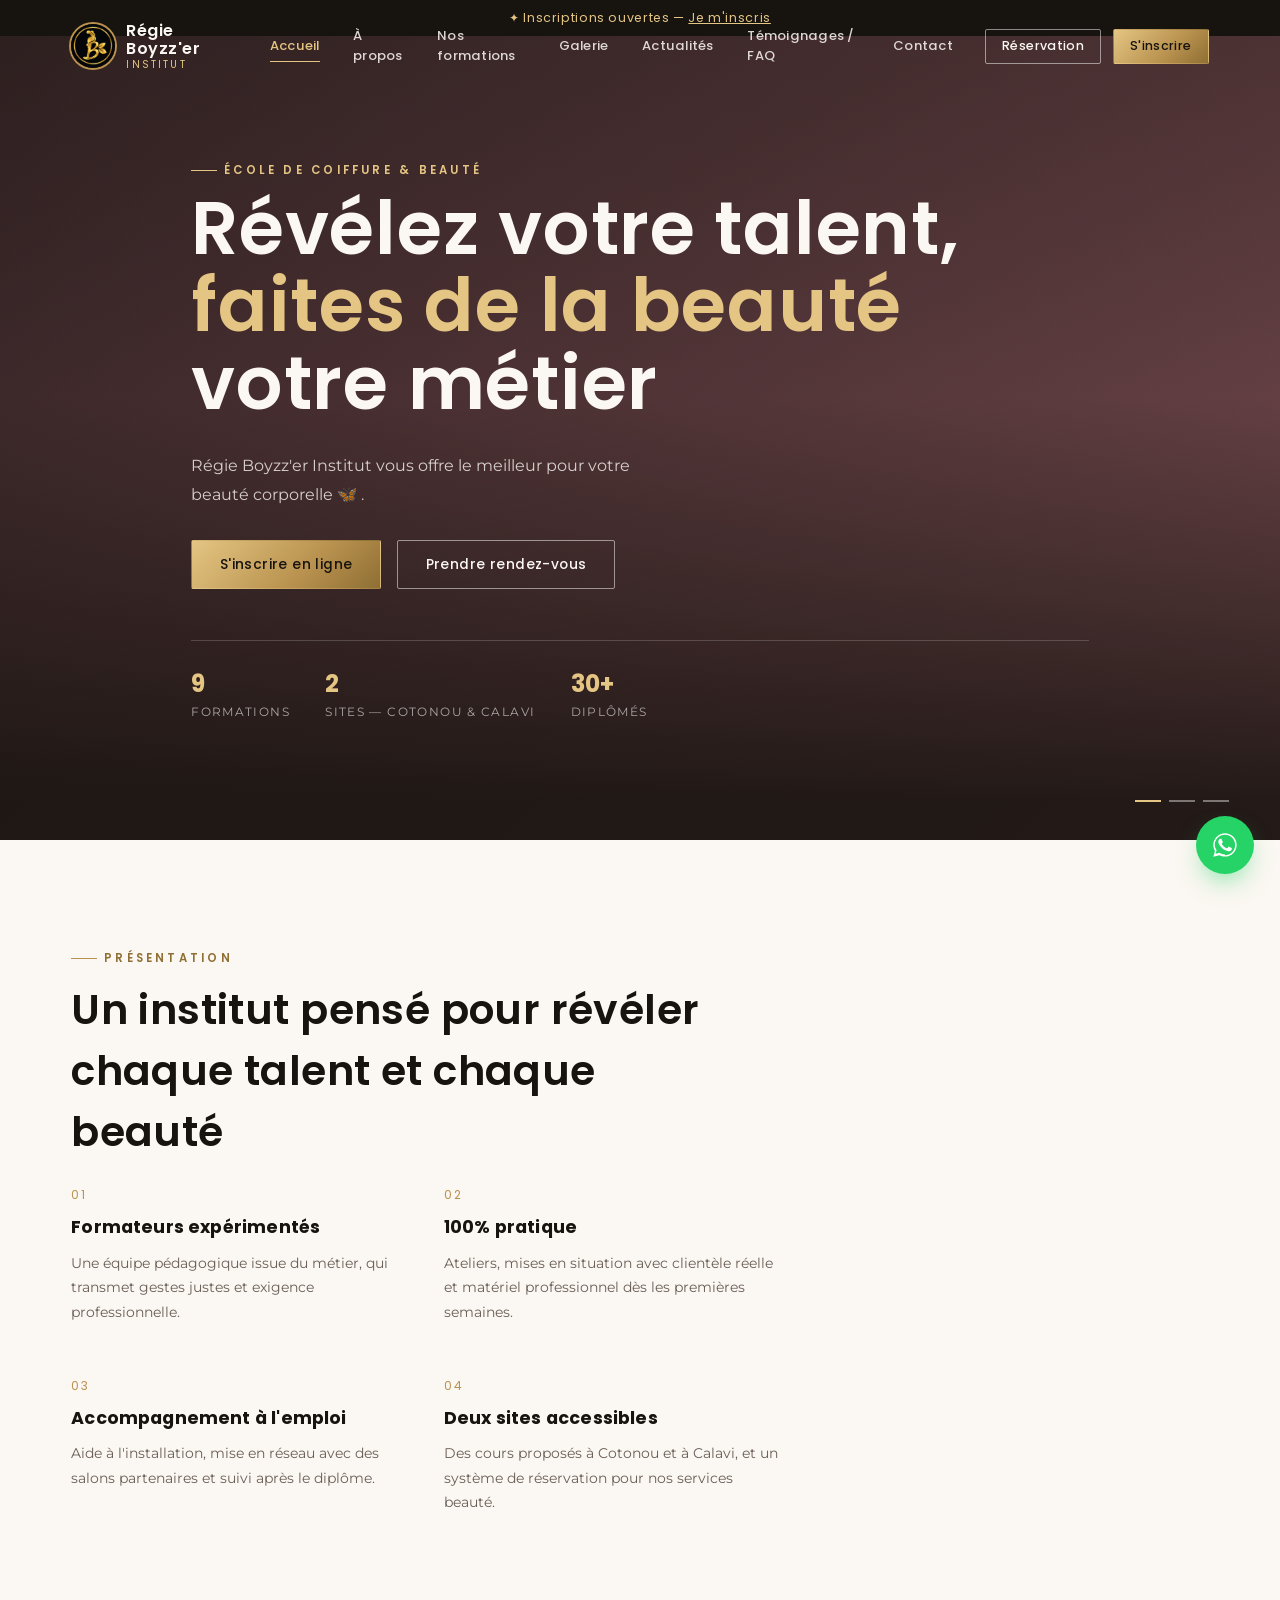
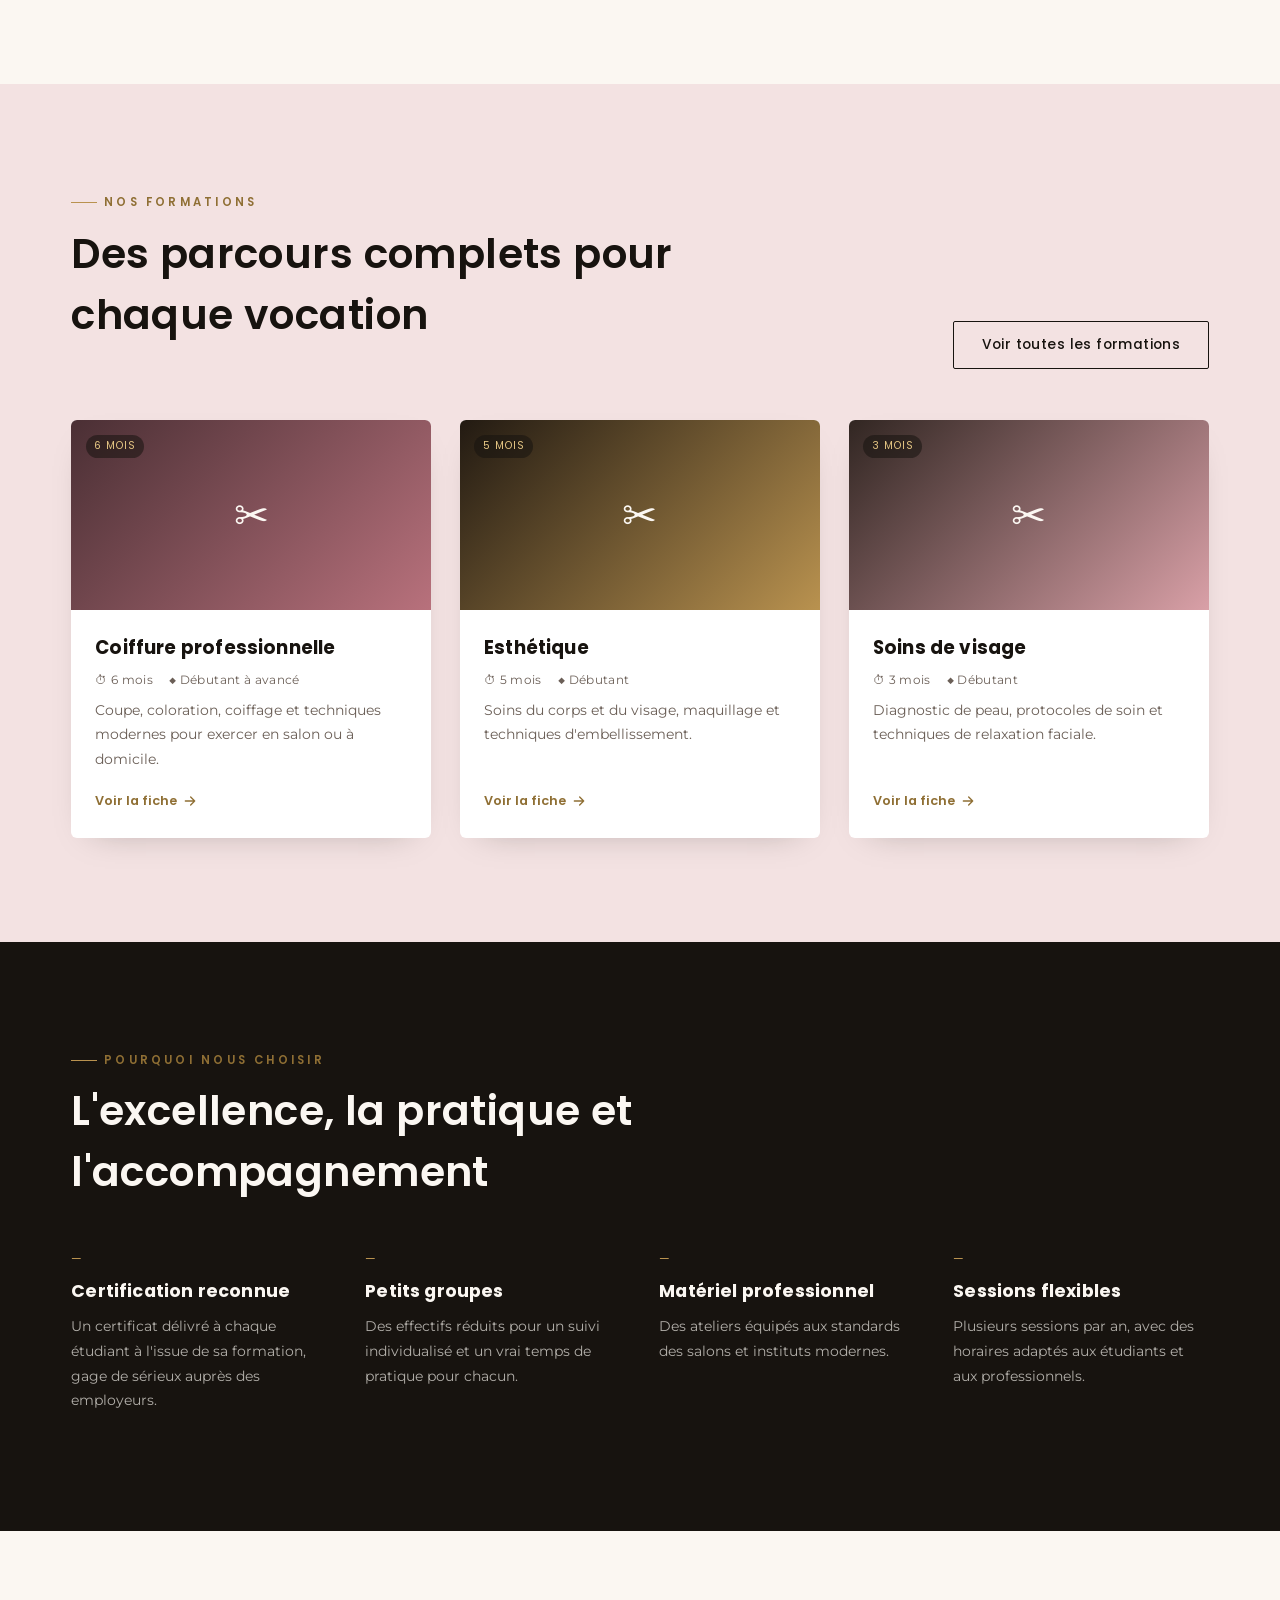
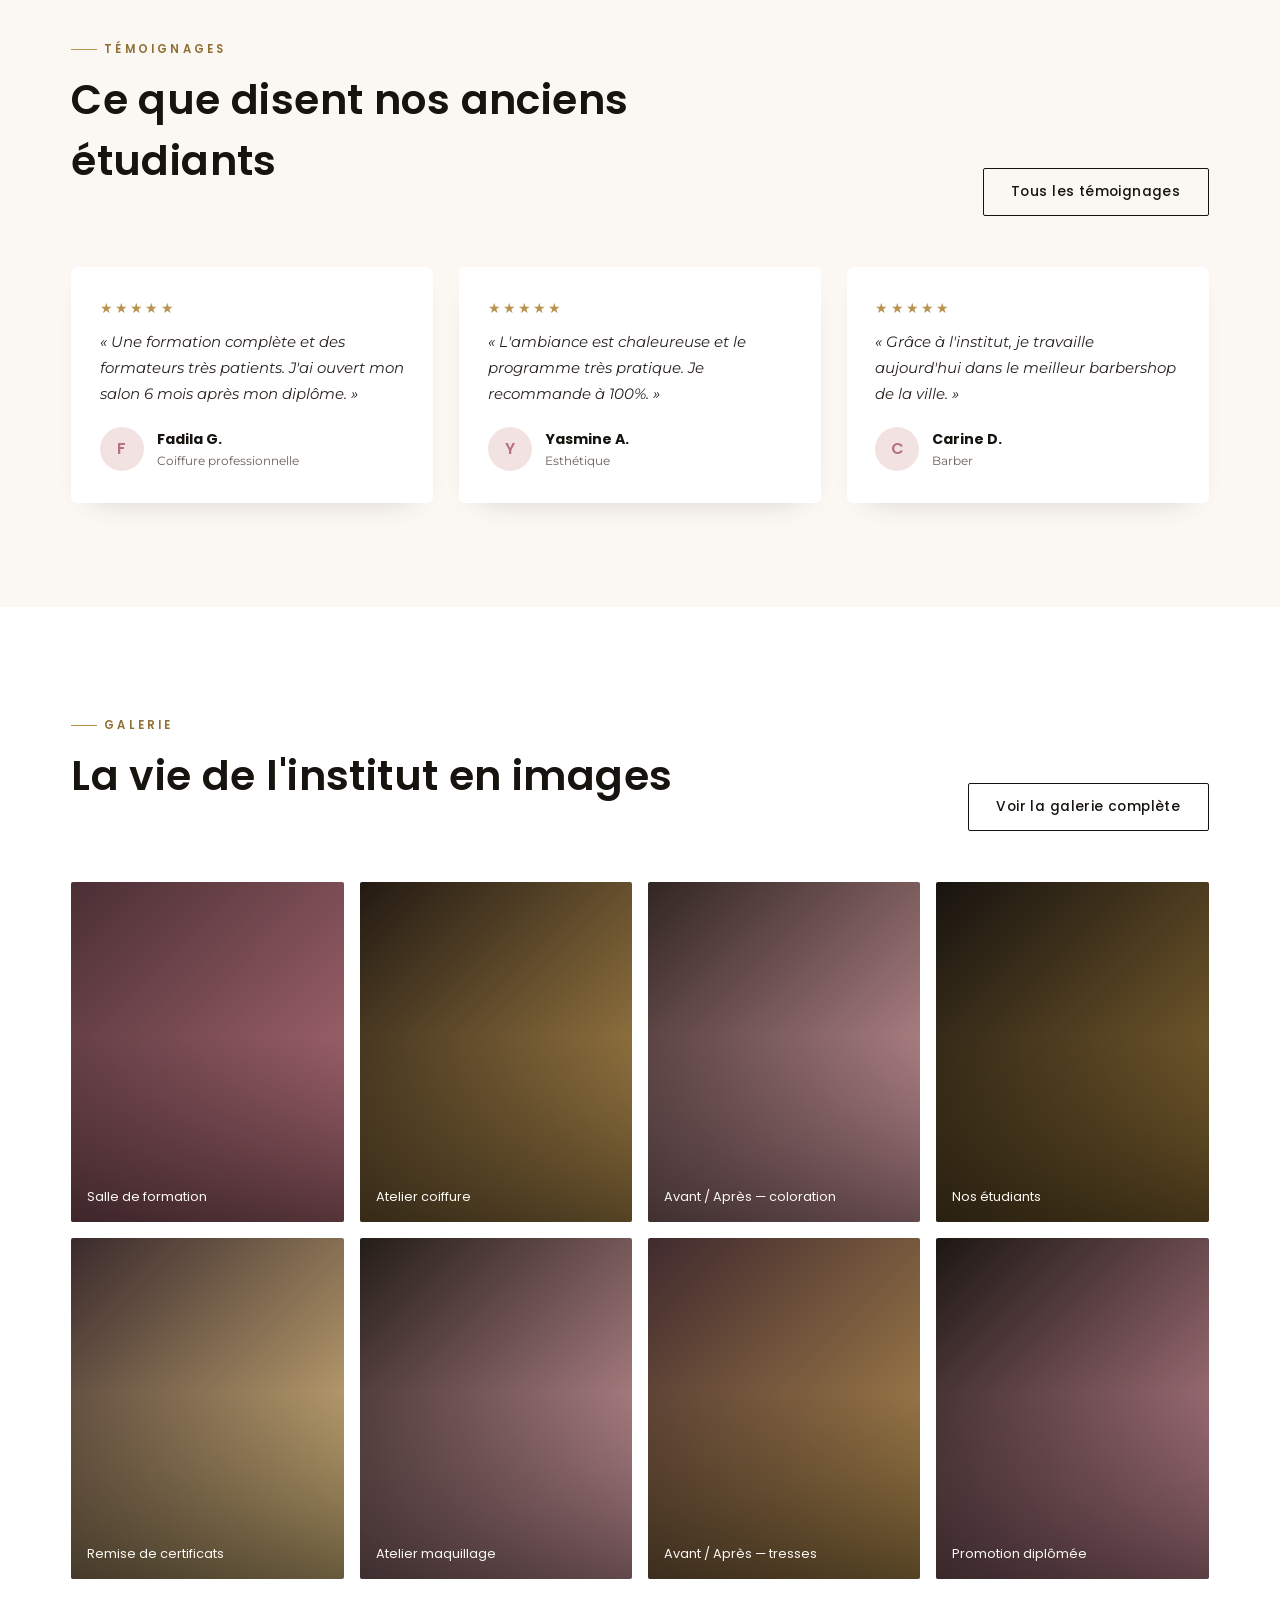
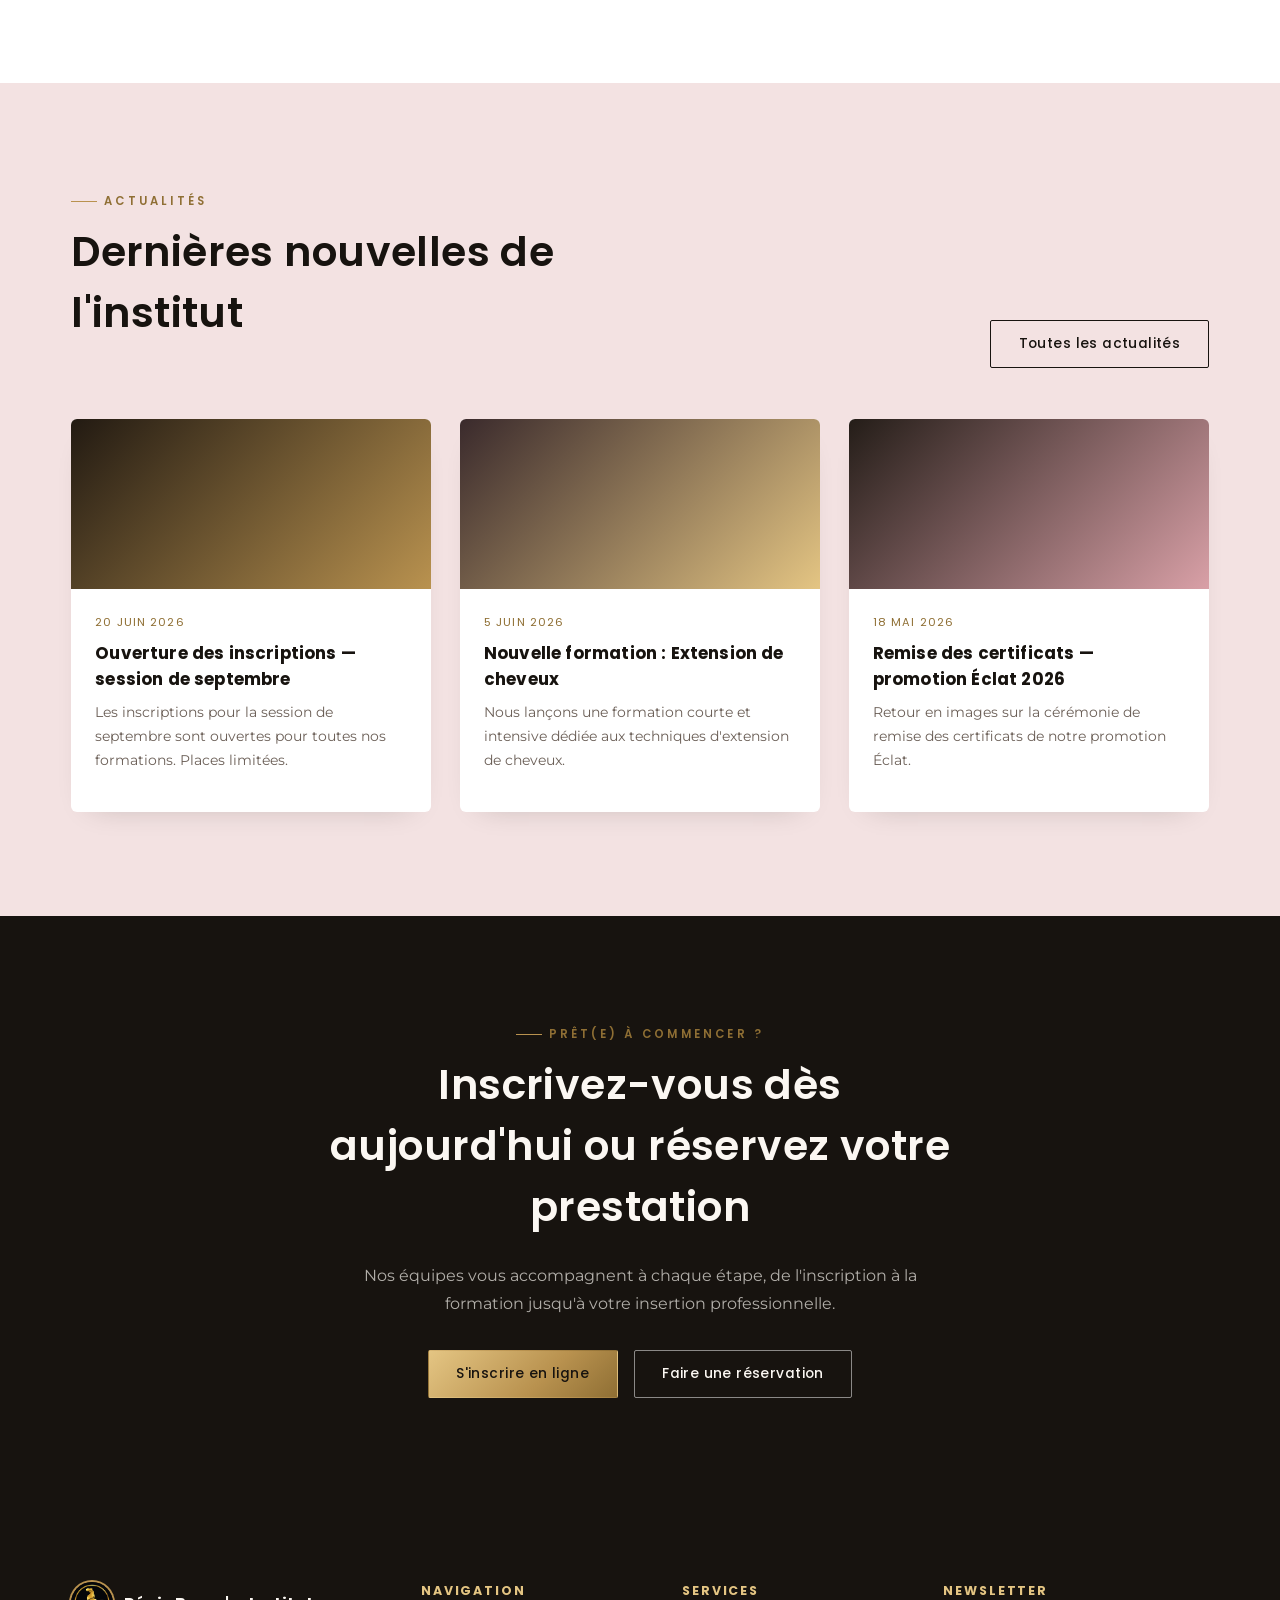
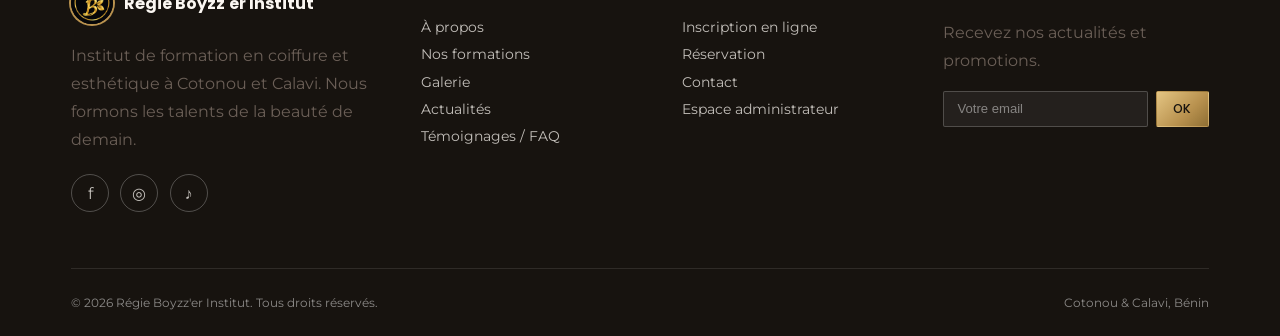
<file: index.html>
<!DOCTYPE html>
<html lang="fr">
<head>
<meta charset="UTF-8">
<meta name="viewport" content="width=device-width, initial-scale=1.0">
<title>Régie Boyzz'er Institut — École de coiffure & esthétique</title>
<meta name="description" content="Régie Boyzz'er Institut forme aux métiers de la coiffure et de la beauté à Cotonou et Calavi : coiffure, esthétique, barber, tresses, manucure et plus. Inscrivez-vous en ligne.">
<link rel="icon" type="image/png" sizes="32x32" href="assets/img/favicon-32.png">
<link rel="apple-touch-icon" href="assets/img/favicon-180.png">
<link rel="canonical" href="./index.html">
<link rel="preconnect" href="https://fonts.googleapis.com">
<link href="https://fonts.googleapis.com/css2?family=Poppins:wght@400;500;600;700&family=Montserrat:wght@400;500;600&display=swap" rel="stylesheet">
<link rel="stylesheet" href="assets/css/style.css">
</head>
<body>

<div class="bandeau">✦ Inscriptions ouvertes — <a href="inscription.html" style="text-decoration:underline;">Je m'inscris</a></div>

<header class="entete">
  <div class="container">
    <a href="index.html" class="marque">
      <img src="assets/img/logo.png" alt="Logo Régie Boyzz'er Institut">
      <span class="txt"><strong>Régie Boyzz'er</strong><span>Institut</span></span>
    </a>
    <nav class="nav-principale">
      <a href="index.html" class="actif">Accueil</a>
      <a href="a-propos.html">À propos</a>
      <a href="formations.html">Nos formations</a>
      <a href="galerie.html">Galerie</a>
      <a href="actualites.html">Actualités</a>
      <a href="temoignages.html">Témoignages / FAQ</a>
      <a href="contact.html">Contact</a>
    </nav>
    <div class="entete-actions">
      <a href="reservation.html" class="btn btn-ligne btn-sm">Réservation</a>
      <a href="inscription.html" class="btn btn-or btn-sm">S'inscrire</a>
      <button class="burger" aria-label="Ouvrir le menu"><span></span><span></span><span></span></button>
    </div>
  </div>
</header>

<div class="menu-mobile">
  <button class="fermer" aria-label="Fermer le menu">✕</button>
  <a href="index.html">Accueil</a>
  <a href="a-propos.html">À propos</a>
  <a href="formations.html">Nos formations</a>
  <a href="galerie.html">Galerie</a>
  <a href="actualites.html">Actualités</a>
  <a href="temoignages.html">Témoignages / FAQ</a>
  <a href="contact.html">Contact</a>
  <a href="reservation.html">Réservation</a>
  <a href="inscription.html">S'inscrire</a>
</div>

<!-- HERO / SLIDER -->
<section class="hero">
  <div class="hero-slide actif deg-1"></div>
  <div class="hero-slide deg-2"></div>
  <div class="hero-slide deg-6"></div>
  <div class="hero-contenu">
    <span class="eyebrow">École de coiffure & beauté </span>
    <h1 class="hero-titre">Révélez votre talent, <em>faites de la beauté</em> votre métier</h1>
    <p class="hero-texte">Régie Boyzz'er Institut vous offre le meilleur pour votre beauté corporelle 🦋 .</p>
    <div class="hero-actions">
      <a href="inscription.html" class="btn btn-or">S'inscrire en ligne</a>
      <a href="reservation.html" class="btn btn-ligne">Prendre rendez-vous</a>
    </div>
    <div class="hero-points">
      <div class="pt"><strong>9</strong><span>Formations</span></div>
      <div class="pt"><strong>2</strong><span>Sites — Cotonou & Calavi</span></div>
      <div class="pt"><strong>30+</strong><span>Diplômés</span></div>
    </div>
  </div>
  <div class="hero-dots">
    <button class="actif"></button><button></button><button></button>
  </div>
</section>

<!-- PRESENTATION RAPIDE -->
<section class="section-blanc">
  <div class="container">
    <div class="entete-section">
      <div class="reveal">
        <span class="eyebrow">Présentation</span>
        <h2 class="section-title">Un institut pensé pour révéler chaque talent et chaque beauté</h2>
    <div class="grille-atouts">
      <div class="atout reveal">
        <span class="num">01</span>
        <h3>Formateurs expérimentés</h3>
        <p>Une équipe pédagogique issue du métier, qui transmet gestes justes et exigence professionnelle.</p>
      </div>
      <div class="atout reveal">
        <span class="num">02</span>
        <h3>100% pratique</h3>
        <p>Ateliers, mises en situation avec clientèle réelle et matériel professionnel dès les premières semaines.</p>
      </div>
      <div class="atout reveal">
        <span class="num">03</span>
        <h3>Accompagnement à l'emploi</h3>
        <p>Aide à l'installation, mise en réseau avec des salons partenaires et suivi après le diplôme.</p>
      </div>
      <div class="atout reveal">
        <span class="num">04</span>
        <h3>Deux sites accessibles</h3>
        <p>Des cours proposés à Cotonou et à Calavi, et un système de réservation pour nos services beauté.</p>
      </div>
    </div>
  </div>
</section>

<!-- FORMATIONS PRINCIPALES -->
<section class="section-rose">
  <div class="container">
    <div class="entete-section">
      <div class="reveal">
        <span class="eyebrow">Nos formations</span>
        <h2 class="section-title">Des parcours complets pour chaque vocation</h2>
      </div>
      <a href="formations.html" class="btn btn-ligne-noir reveal">Voir toutes les formations</a>
    </div>
    <div class="grille-formations" id="apercu-formations"></div>
  </div>
</section>

<!-- POURQUOI CHOISIR -->
<section class="section-noire">
  <div class="container">
    <span class="eyebrow reveal">Pourquoi nous choisir</span>
    <h2 class="section-title reveal">L'excellence, la pratique et l'accompagnement</h2>
    <div class="grille-atouts mt-lg">
      <div class="atout reveal">
        <span class="num">—</span>
        <h3>Certification reconnue</h3>
        <p>Un certificat délivré à chaque étudiant à l'issue de sa formation, gage de sérieux auprès des employeurs.</p>
      </div>
      <div class="atout reveal">
        <span class="num">—</span>
        <h3>Petits groupes</h3>
        <p>Des effectifs réduits pour un suivi individualisé et un vrai temps de pratique pour chacun.</p>
      </div>
      <div class="atout reveal">
        <span class="num">—</span>
        <h3>Matériel professionnel</h3>
        <p>Des ateliers équipés aux standards des salons et instituts modernes.</p>
      </div>
      <div class="atout reveal">
        <span class="num">—</span>
        <h3>Sessions flexibles</h3>
        <p>Plusieurs sessions par an, avec des horaires adaptés aux étudiants et aux professionnels.</p>
      </div>
    </div>
  </div>
</section>

<!-- TEMOIGNAGES -->
<section class="section-blanc">
  <div class="container">
    <div class="entete-section">
      <div class="reveal">
        <span class="eyebrow">Témoignages</span>
        <h2 class="section-title">Ce que disent nos anciens étudiants</h2>
      </div>
      <a href="temoignages.html" class="btn btn-ligne-noir reveal">Tous les témoignages</a>
    </div>
    <div class="grille-temoignages" id="apercu-temoignages"></div>
  </div>
</section>

<!-- GALERIE APERCU -->
<section class="section-claire">
  <div class="container">
    <div class="entete-section">
      <div class="reveal">
        <span class="eyebrow">Galerie</span>
        <h2 class="section-title">La vie de l'institut en images</h2>
      </div>
      <a href="galerie.html" class="btn btn-ligne-noir reveal">Voir la galerie complète</a>
    </div>
    <div class="grille-galerie" id="apercu-galerie"></div>
  </div>
</section>

<!-- ACTUALITES -->
<section class="section-rose">
  <div class="container">
    <div class="entete-section">
      <div class="reveal">
        <span class="eyebrow">Actualités</span>
        <h2 class="section-title">Dernières nouvelles de l'institut</h2>
      </div>
      <a href="actualites.html" class="btn btn-ligne-noir reveal">Toutes les actualités</a>
    </div>
    <div class="grille-actus" id="apercu-actus"></div>
  </div>
</section>

<!-- CTA FINAL -->
<section class="section-noire" style="text-align:center;">
  <div class="container">
    <span class="eyebrow reveal" style="justify-content:center;">Prêt(e) à commencer ?</span>
    <h2 class="section-title center reveal">Inscrivez-vous dès aujourd'hui ou réservez votre prestation</h2>
    <p class="section-lead center reveal">Nos équipes vous accompagnent à chaque étape, de l'inscription à la formation jusqu'à votre insertion professionnelle.</p>
    <div class="hero-actions reveal" style="justify-content:center;">
      <a href="inscription.html" class="btn btn-or">S'inscrire en ligne</a>
      <a href="reservation.html" class="btn btn-ligne">Faire une réservation</a>
    </div>
  </div>
</section>

<footer id="pied">
  <div class="container">
    <div class="footer-grille">
      <div>
        <div class="footer-marque">
          <img src="assets/img/logo.png" alt="Logo">
          <strong>Régie Boyzz'er Institut</strong>
        </div>
        <p>Institut de formation en coiffure et esthétique à Cotonou et Calavi. Nous formons les talents de la beauté de demain.</p>
        <div class="reseaux">
        <div class="reseau-f">
          <a href="#" aria-label="Facebook">f</a>
        </div>
         <div class="reseau-i">
          <a href="#" aria-label="Instagram">◎</a>
        </div>
         <div class="reseau-t">
          <a href="#" aria-label="TikTok">♪</a>
        </div>
      </div>
      </div>
      <div>
        <h4>Navigation</h4>
        <ul>
          <li><a href="a-propos.html">À propos</a></li>
          <li><a href="formations.html">Nos formations</a></li>
          <li><a href="galerie.html">Galerie</a></li>
          <li><a href="actualites.html">Actualités</a></li>
          <li><a href="temoignages.html">Témoignages / FAQ</a></li>
        </ul>
      </div>
      <div>
        <h4>Services</h4>
        <ul>
          <li><a href="inscription.html">Inscription en ligne</a></li>
          <li><a href="reservation.html">Réservation</a></li>
          <li><a href="contact.html">Contact</a></li>
          <li><a href="admin/index.html">Espace administrateur</a></li>
        </ul>
      </div>
      <div>
        <h4>Newsletter</h4>
        <p>Recevez nos actualités et promotions.</p>
        <form class="newsletter-form">
          <input type="email" placeholder="Votre email" required>
          <button class="btn btn-or btn-sm" type="submit">OK</button>
        </form>
      </div>
    </div>
    <div class="footer-bas">
      <span>© 2026 Régie Boyzz'er Institut. Tous droits réservés.</span>
      <span>Cotonou & Calavi, Bénin</span>
    </div>
  </div>
</footer>

<a href="https://wa.me/22900000000" target="_blank" class="whatsapp-flottant" aria-label="Contacter sur WhatsApp">
  <svg width="28" height="28" viewBox="0 0 24 24" fill="currentColor"><path d="M17.5 14.4c-.3-.1-1.7-.9-2-1-.3-.1-.5-.1-.6.1-.2.3-.7 1-.9 1.2-.2.2-.3.2-.6.1-.3-.1-1.3-.5-2.4-1.5-.9-.8-1.5-1.8-1.7-2.1-.2-.3 0-.5.1-.6.1-.1.3-.3.4-.5.1-.1.2-.3.3-.4.1-.2 0-.4 0-.5C10 9 9.4 7.6 9.1 7c-.2-.5-.5-.4-.6-.4h-.5c-.2 0-.5.1-.7.3-.3.3-1 1-1 2.4 0 1.4 1 2.8 1.2 3 .1.2 2 3.1 4.9 4.3.7.3 1.2.5 1.6.6.7.2 1.3.2 1.8.1.6-.1 1.7-.7 1.9-1.3.2-.7.2-1.2.2-1.3-.1-.2-.3-.2-.6-.4z"/><path d="M12 2C6.5 2 2 6.5 2 12c0 1.8.5 3.6 1.4 5.1L2 22l5.1-1.3c1.4.8 3.1 1.2 4.9 1.2 5.5 0 10-4.5 10-10S17.5 2 12 2zm0 18.1c-1.6 0-3.2-.4-4.5-1.2l-.3-.2-3.3.9.9-3.2-.2-.3C3.7 14.6 3.2 13 3.2 12c0-4.8 3.9-8.7 8.8-8.7 4.8 0 8.7 3.9 8.7 8.7 0 4.9-3.9 8.8-8.7 8.8z"/></svg>
</a>

<div class="modale-fond" id="modale-formation"></div>

<script src="assets/js/data.js"></script>
<script src="assets/js/main.js"></script>
<script>
  // Aperçu formations (3 premières)
  (function(){
    const formations = RB.lire("formations", FORMATIONS_DEFAUT).slice(0,3);
    document.getElementById("apercu-formations").innerHTML = formations.map(f => `
      <article class="carte-formation reveal">
        <div class="visuel ${f.degrade}"><span class="tag">${f.duree}</span>✂</div>
        <div class="corps">
          <h3>${f.nom}</h3>
          <div class="meta"><span>⏱ ${f.duree}</span><span>◆ ${f.niveau}</span></div>
          <p>${f.resume}</p>
          <div class="bas"><a href="formations.html" class="lien-fleche">Voir la fiche
            <svg width="16" height="16" viewBox="0 0 24 24" fill="none"><path d="M5 12h14M13 6l6 6-6 6" stroke="currentColor" stroke-width="2" stroke-linecap="round" stroke-linejoin="round"/></svg>
          </a></div>
        </div>
      </article>`).join("");
  })();

  // Aperçu témoignages
  (function(){
    const temoignages = RB.lire("temoignages", TEMOIGNAGES_DEFAUT).slice(0,3);
    document.getElementById("apercu-temoignages").innerHTML = temoignages.map(t => `
      <div class="carte-temoignage reveal">
        <div class="etoiles">★★★★★</div>
        <p>« ${t.avis} »</p>
        <div class="temoin">
          <div class="avatar">${t.nom.charAt(0)}</div>
          <div><strong>${t.nom}</strong><span>${t.formation}</span></div>
        </div>
      </div>`).join("");
  })();

  // Aperçu galerie
  (function(){
    const galerie = RB.lire("galerie", GALERIE_DEFAUT).slice(0,8);
    document.getElementById("apercu-galerie").innerHTML = galerie.map(g => `
      <div class="item-galerie ${g.degrade} reveal"><span class="etiquette">${g.titre}</span></div>
    `).join("");
  })();

  // Aperçu actualités
  (function(){
    const actus = RB.lire("actualites", ACTUALITES_DEFAUT).slice(0,3);
    document.getElementById("apercu-actus").innerHTML = actus.map(a => `
      <article class="carte-actu reveal">
        <div class="visuel ${a.degrade}"></div>
        <div class="corps">
          <span class="date">${new Date(a.date).toLocaleDateString('fr-FR',{day:'numeric',month:'long',year:'numeric'})}</span>
          <h3>${a.titre}</h3>
          <p>${a.extrait}</p>
        </div>
      </article>`).join("");
  })();

  document.getElementById("modale-formation").addEventListener("click", (e) => {
    if(e.target.id === "modale-formation") fermerModale("modale-formation");
  });

  reobserverReveal();
</script>
</body>
</html>
</file>
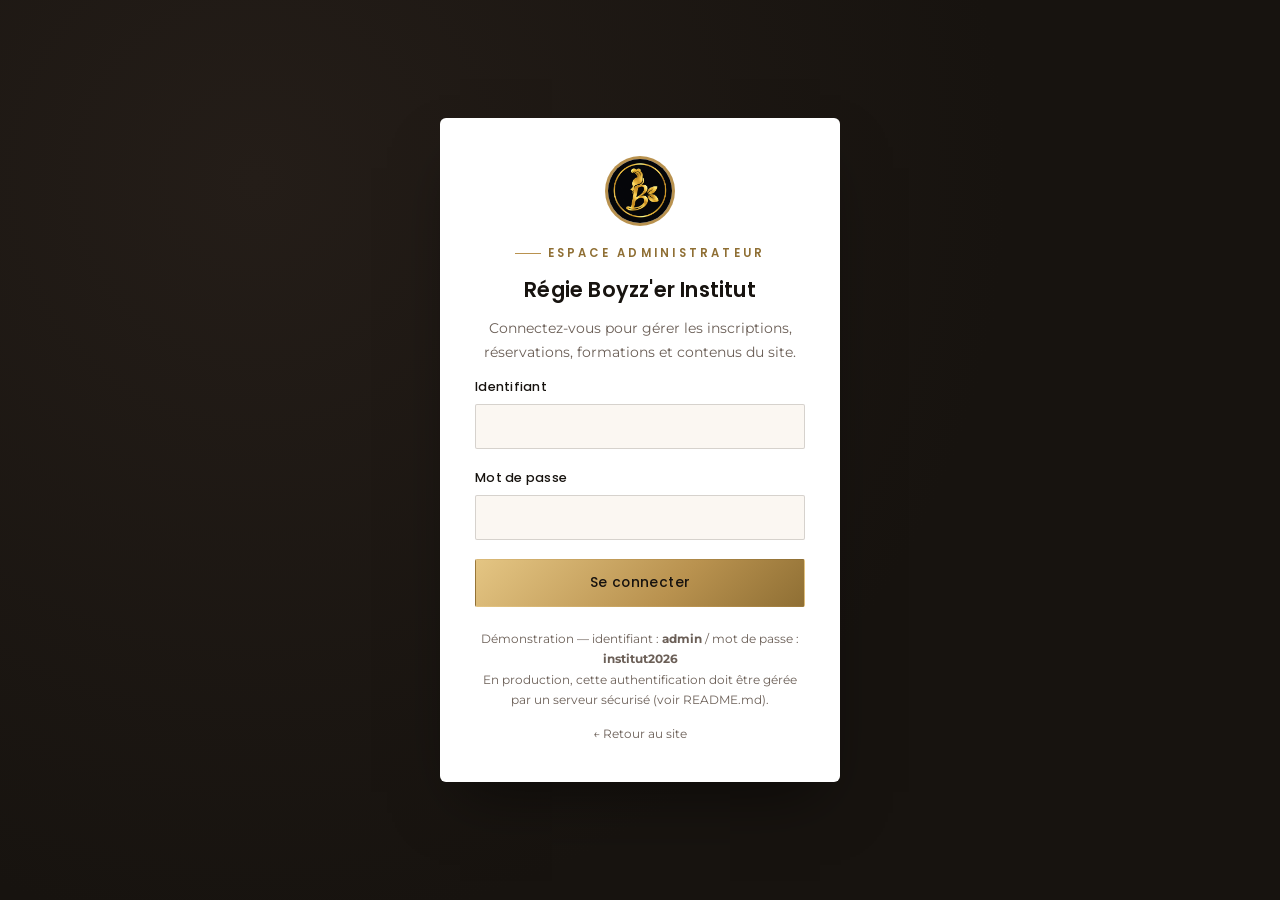
<file: admin/index.html>
<!DOCTYPE html>
<html lang="fr">
<head>
<meta charset="UTF-8">
<meta name="viewport" content="width=device-width, initial-scale=1.0">
<title>Connexion administrateur — Régie Boyzz'er Institut</title>
<meta name="robots" content="noindex, nofollow">
<link rel="icon" type="image/png" sizes="32x32" href="../assets/img/favicon-32.png">
<link href="https://fonts.googleapis.com/css2?family=Poppins:wght@400;500;600;700&family=Montserrat:wght@400;500;600&display=swap" rel="stylesheet">
<link rel="stylesheet" href="../assets/css/style.css">
</head>
<body class="page-admin">

<div class="ecran-connexion">
  <div class="carte-connexion">
    <img src="../assets/img/logo.png" alt="Logo">
    <span class="eyebrow" style="justify-content:center;">Espace administrateur</span>
    <h1>Régie Boyzz'er Institut</h1>
    <p style="font-size:.85rem;">Connectez-vous pour gérer les inscriptions, réservations, formations et contenus du site.</p>
    <div class="msg-etat erreur" id="msg-erreur" style="display:none;">Identifiants incorrects. Veuillez réessayer.</div>
    <form id="form-connexion">
      <div class="champ">
        <label>Identifiant</label>
        <input type="text" id="identifiant" autocomplete="username" required>
      </div>
      <div class="champ">
        <label>Mot de passe</label>
        <input type="password" id="mot-de-passe" autocomplete="current-password" required>
      </div>
      <button type="submit" class="btn btn-or btn-bloc">Se connecter</button>
    </form>
    <p style="font-size:.72rem; margin-top:1.4rem; color:var(--texte-doux);">
      Démonstration — identifiant : <strong>admin</strong> / mot de passe : <strong>institut2026</strong><br>
      En production, cette authentification doit être gérée par un serveur sécurisé (voir README.md).
    </p>
    <a href="../index.html" style="font-size:.78rem; display:block; margin-top:1rem; color:var(--texte-doux);">← Retour au site</a>
  </div>
</div>

<script src="../assets/js/data.js"></script>
<script>
  // Démonstration front-end uniquement : à remplacer par une vraie authentification serveur.
  const IDENTIFIANTS_DEMO = { utilisateur: "admin", motDePasse: "institut2026" };

  document.getElementById("form-connexion").addEventListener("submit", function(e){
    e.preventDefault();
    const id = document.getElementById("identifiant").value.trim();
    const mdp = document.getElementById("mot-de-passe").value;
    if(id === IDENTIFIANTS_DEMO.utilisateur && mdp === IDENTIFIANTS_DEMO.motDePasse){
      sessionStorage.setItem("rbi_admin_connecte", "1");
      window.location.href = "dashboard.html";
    } else {
      document.getElementById("msg-erreur").style.display = "block";
    }
  });
</script>
</body>
</html>
</file>
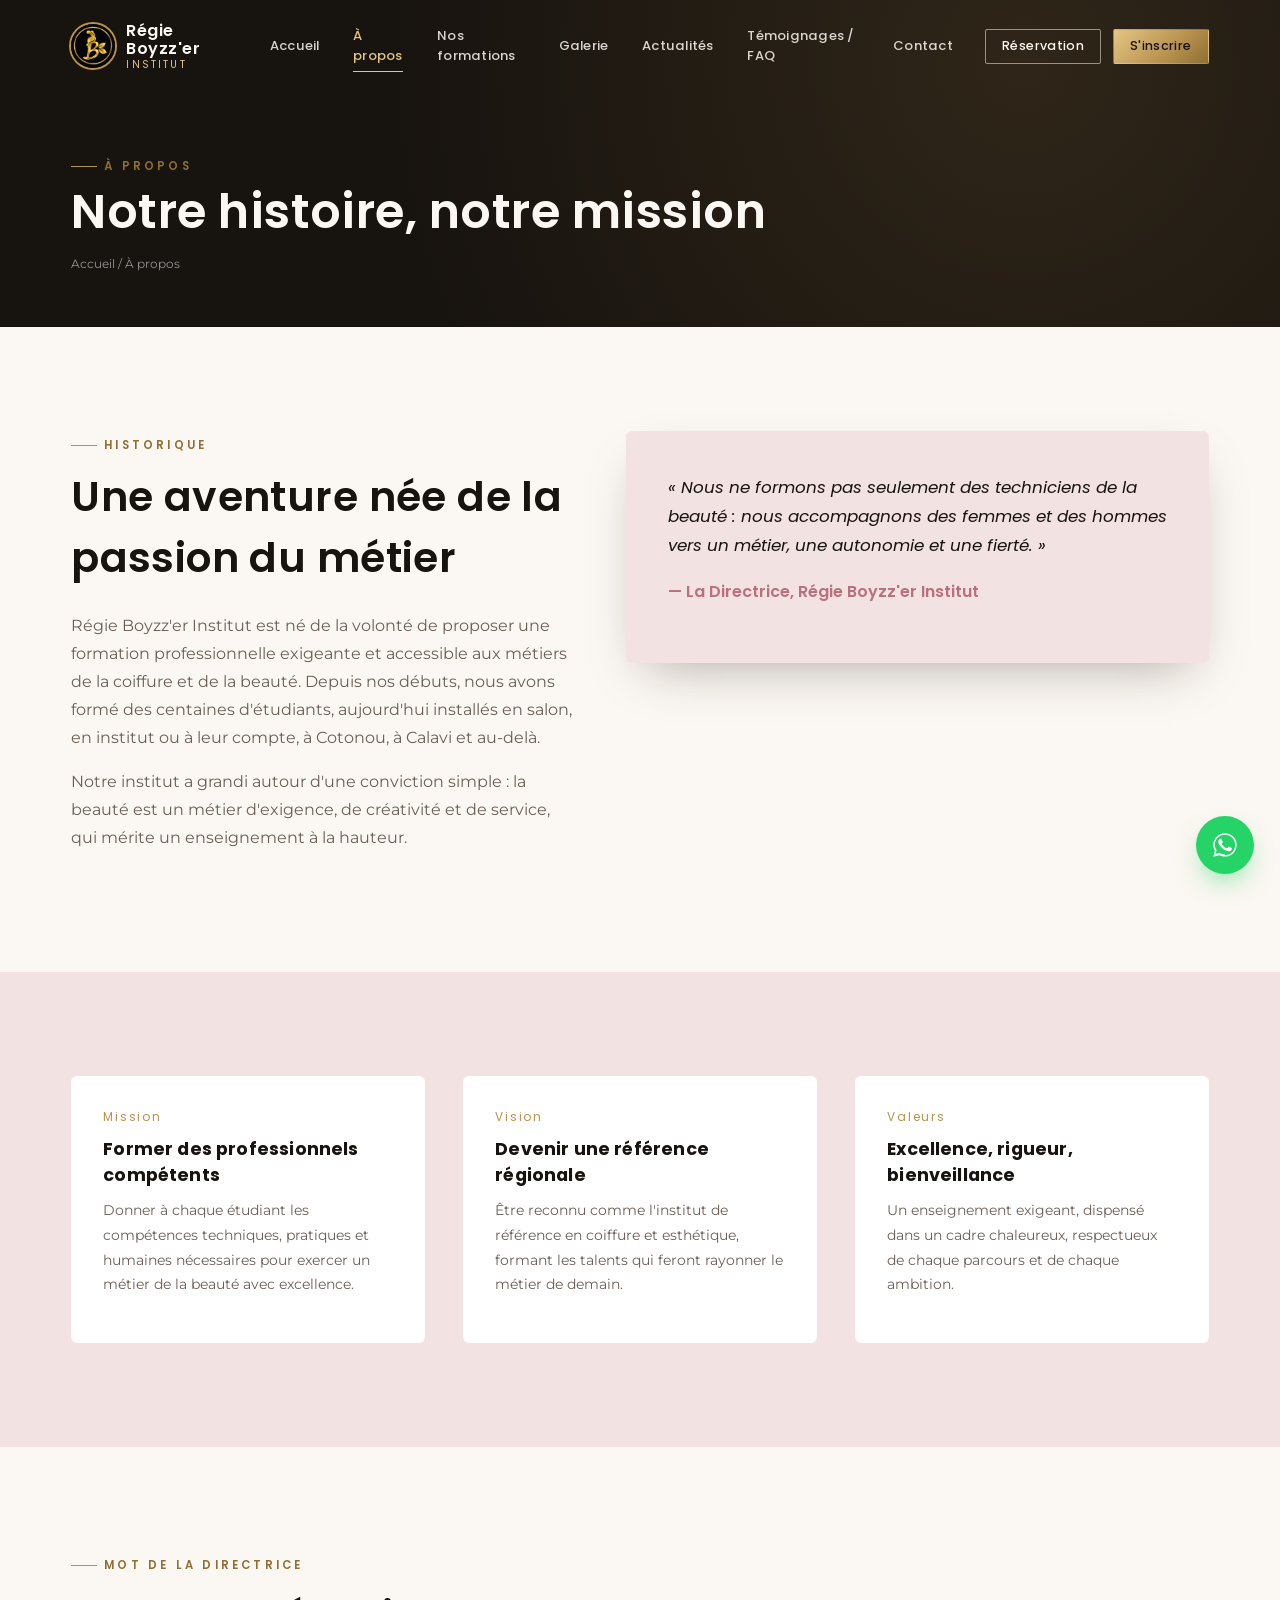
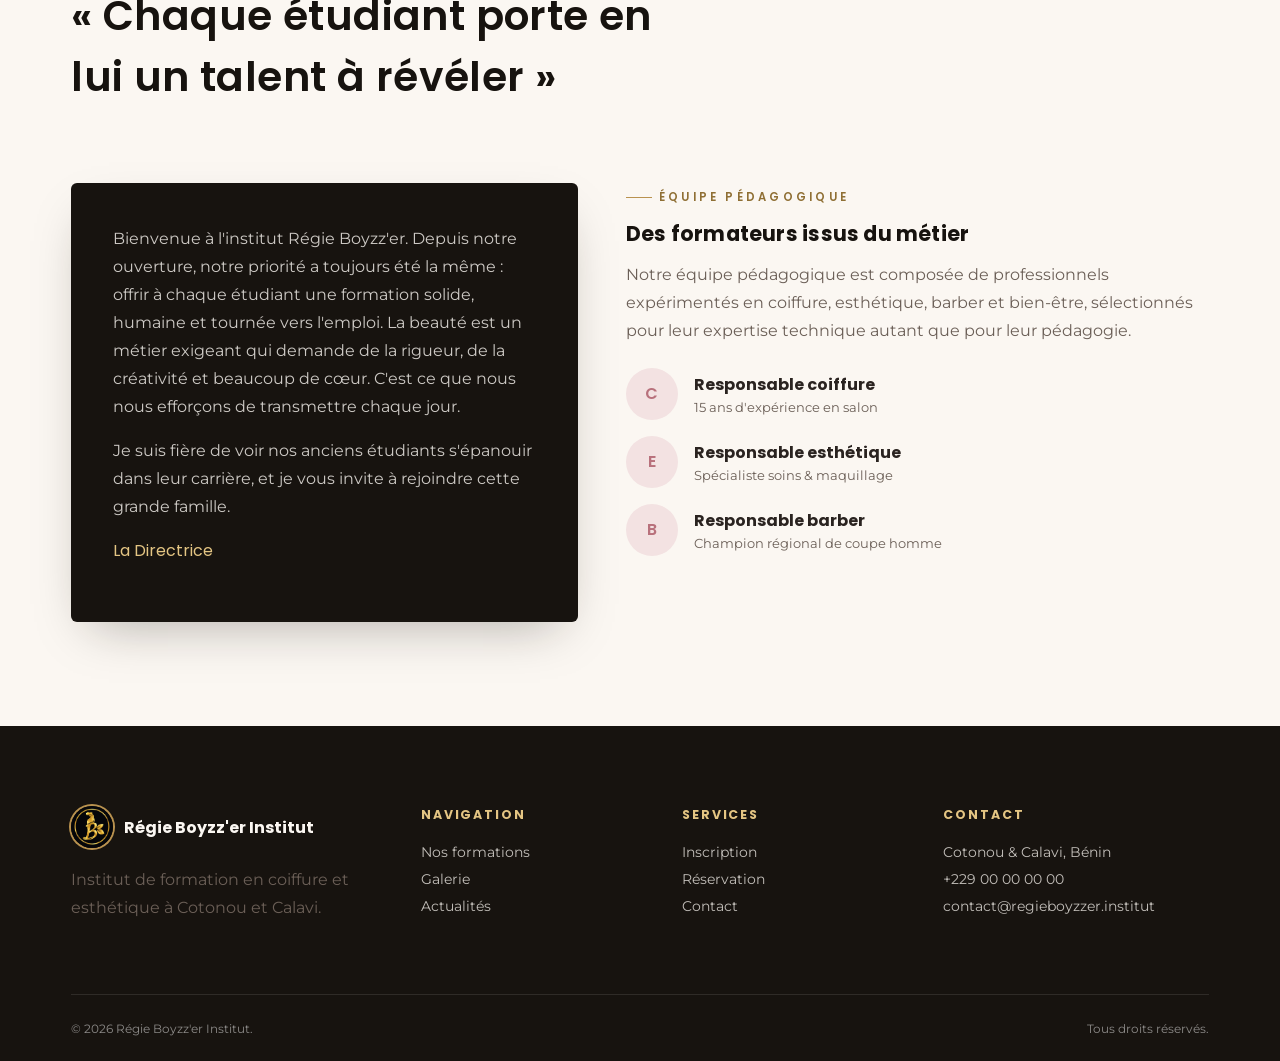
<file: a-propos.html>
<!DOCTYPE html>
<html lang="fr">
<head>
<meta charset="UTF-8">
<meta name="viewport" content="width=device-width, initial-scale=1.0">
<title>À propos — Régie Boyzz'er Institut</title>
<meta name="description" content="Découvrez l'histoire, la mission, la vision et l'équipe pédagogique de Régie Boyzz'er Institut, école de coiffure et d'esthétique.">
<link rel="icon" type="image/png" sizes="32x32" href="assets/img/favicon-32.png">
<link rel="apple-touch-icon" href="assets/img/favicon-180.png">
<link href="https://fonts.googleapis.com/css2?family=Poppins:wght@400;500;600;700&family=Montserrat:wght@400;500;600&display=swap" rel="stylesheet">
<link rel="stylesheet" href="assets/css/style.css">
</head>
<body>

<header class="entete solide" style="position:fixed;">
  <div class="container">
    <a href="index.html" class="marque">
      <img src="assets/img/logo.png" alt="Logo Régie Boyzz'er Institut">
      <span class="txt"><strong>Régie Boyzz'er</strong><span>Institut</span></span>
    </a>
    <nav class="nav-principale">
      <a href="index.html">Accueil</a>
      <a href="a-propos.html" class="actif">À propos</a>
      <a href="formations.html">Nos formations</a>
      <a href="galerie.html">Galerie</a>
      <a href="actualites.html">Actualités</a>
      <a href="temoignages.html">Témoignages / FAQ</a>
      <a href="contact.html">Contact</a>
    </nav>
    <div class="entete-actions">
      <a href="reservation.html" class="btn btn-ligne btn-sm">Réservation</a>
      <a href="inscription.html" class="btn btn-or btn-sm">S'inscrire</a>
      <button class="burger" aria-label="Ouvrir le menu"><span></span><span></span><span></span></button>
    </div>
  </div>
</header>

<div class="menu-mobile">
  <button class="fermer" aria-label="Fermer le menu">✕</button>
  <a href="index.html">Accueil</a>
  <a href="a-propos.html">À propos</a>
  <a href="formations.html">Nos formations</a>
  <a href="galerie.html">Galerie</a>
  <a href="actualites.html">Actualités</a>
  <a href="temoignages.html">Témoignages / FAQ</a>
  <a href="contact.html">Contact</a>
  <a href="reservation.html">Réservation</a>
  <a href="inscription.html">S'inscrire</a>
</div>

<section class="bandeau-page">
  <div class="container">
    <span class="eyebrow">À propos</span>
    <h1 class="hero-titre" style="font-size:clamp(2rem,4vw,3rem);">Notre histoire, notre mission</h1>
    <div class="fil-ariane"><a href="index.html">Accueil</a> / À propos</div>
  </div>
</section>

<section class="section-blanc">
  <div class="container">
    <div class="grille-contact">
      <div class="reveal">
        <span class="eyebrow">Historique</span>
        <h2 class="section-title">Une aventure née de la passion du métier</h2>
        <p>Régie Boyzz'er Institut est né de la volonté de proposer une formation professionnelle exigeante et accessible aux métiers de la coiffure et de la beauté. Depuis nos débuts, nous avons formé des centaines d'étudiants, aujourd'hui installés en salon, en institut ou à leur compte, à Cotonou, à Calavi et au-delà.</p>
        <p>Notre institut a grandi autour d'une conviction simple : la beauté est un métier d'exigence, de créativité et de service, qui mérite un enseignement à la hauteur.</p>
      </div>
      <div class="carte-form reveal" style="background:var(--rose-pale);">
        <p style="font-family:'Poppins'; color:var(--noir); font-style:italic; font-size:1.05rem;">« Nous ne formons pas seulement des techniciens de la beauté : nous accompagnons des femmes et des hommes vers un métier, une autonomie et une fierté. »</p>
        <p style="margin-top:1rem; font-family:'Poppins'; font-weight:600; color:var(--rose-fonce);">— La Directrice, Régie Boyzz'er Institut</p>
      </div>
    </div>
  </div>
</section>

<section class="section-rose">
  <div class="container">
    <div class="grille-atouts">
      <div class="atout reveal" style="background:var(--blanc-pur); padding:2rem; border-radius:var(--rayon-lg);">
        <span class="num">Mission</span>
        <h3>Former des professionnels compétents</h3>
        <p>Donner à chaque étudiant les compétences techniques, pratiques et humaines nécessaires pour exercer un métier de la beauté avec excellence.</p>
      </div>
      <div class="atout reveal" style="background:var(--blanc-pur); padding:2rem; border-radius:var(--rayon-lg);">
        <span class="num">Vision</span>
        <h3>Devenir une référence régionale</h3>
        <p>Être reconnu comme l'institut de référence en coiffure et esthétique, formant les talents qui feront rayonner le métier de demain.</p>
      </div>
      <div class="atout reveal" style="background:var(--blanc-pur); padding:2rem; border-radius:var(--rayon-lg);">
        <span class="num">Valeurs</span>
        <h3>Excellence, rigueur, bienveillance</h3>
        <p>Un enseignement exigeant, dispensé dans un cadre chaleureux, respectueux de chaque parcours et de chaque ambition.</p>
      </div>
    </div>
  </div>
</section>

<section class="section-blanc">
  <div class="container">
    <div class="entete-section">
      <div class="reveal">
        <span class="eyebrow">Mot de la directrice</span>
        <h2 class="section-title">« Chaque étudiant porte en lui un talent à révéler »</h2>
      </div>
    </div>
    <div class="grille-contact reveal">
      <div class="carte-form" style="background:var(--noir); color:var(--blanc);">
        <p style="color:rgba(251,247,242,.8);">Bienvenue à l'institut Régie Boyzz'er. Depuis notre ouverture, notre priorité a toujours été la même : offrir à chaque étudiant une formation solide, humaine et tournée vers l'emploi. La beauté est un métier exigeant qui demande de la rigueur, de la créativité et beaucoup de cœur. C'est ce que nous nous efforçons de transmettre chaque jour.</p>
        <p style="color:rgba(251,247,242,.8);">Je suis fière de voir nos anciens étudiants s'épanouir dans leur carrière, et je vous invite à rejoindre cette grande famille.</p>
        <p style="font-family:'Poppins'; color:var(--dore-clair); margin-top:1rem;">La Directrice</p>
      </div>
      <div>
        <span class="eyebrow">Équipe pédagogique</span>
        <h3 style="font-size:1.3rem;">Des formateurs issus du métier</h3>
        <p>Notre équipe pédagogique est composée de professionnels expérimentés en coiffure, esthétique, barber et bien-être, sélectionnés pour leur expertise technique autant que pour leur pédagogie.</p>
        <ul style="display:flex; flex-direction:column; gap:1rem; margin-top:1.4rem;">
          <li style="display:flex; gap:1rem; align-items:center;">
            <div class="avatar" style="width:52px;height:52px;border-radius:50%;background:var(--rose-pale);display:flex;align-items:center;justify-content:center;font-family:'Poppins';color:var(--rose-fonce);font-weight:600;">C</div>
            <div><strong style="font-family:'Poppins'; display:block;">Responsable coiffure</strong><span style="font-size:.82rem; color:var(--texte-doux);">15 ans d'expérience en salon</span></div>
          </li>
          <li style="display:flex; gap:1rem; align-items:center;">
            <div class="avatar" style="width:52px;height:52px;border-radius:50%;background:var(--rose-pale);display:flex;align-items:center;justify-content:center;font-family:'Poppins';color:var(--rose-fonce);font-weight:600;">E</div>
            <div><strong style="font-family:'Poppins'; display:block;">Responsable esthétique</strong><span style="font-size:.82rem; color:var(--texte-doux);">Spécialiste soins & maquillage</span></div>
          </li>
          <li style="display:flex; gap:1rem; align-items:center;">
            <div class="avatar" style="width:52px;height:52px;border-radius:50%;background:var(--rose-pale);display:flex;align-items:center;justify-content:center;font-family:'Poppins';color:var(--rose-fonce);font-weight:600;">B</div>
            <div><strong style="font-family:'Poppins'; display:block;">Responsable barber</strong><span style="font-size:.82rem; color:var(--texte-doux);">Champion régional de coupe homme</span></div>
          </li>
        </ul>
      </div>
    </div>
  </div>
</section>

<footer>
  <div class="container">
    <div class="footer-grille">
      <div>
        <div class="footer-marque"><img src="assets/img/logo.png" alt="Logo"><strong>Régie Boyzz'er Institut</strong></div>
        <p>Institut de formation en coiffure et esthétique à Cotonou et Calavi.</p>
      </div>
      <div><h4>Navigation</h4><ul><li><a href="formations.html">Nos formations</a></li><li><a href="galerie.html">Galerie</a></li><li><a href="actualites.html">Actualités</a></li></ul></div>
      <div><h4>Services</h4><ul><li><a href="inscription.html">Inscription</a></li><li><a href="reservation.html">Réservation</a></li><li><a href="contact.html">Contact</a></li></ul></div>
      <div><h4>Contact</h4><ul><li>Cotonou & Calavi, Bénin</li><li>+229 00 00 00 00</li><li>contact@regieboyzzer.institut</li></ul></div>
    </div>
    <div class="footer-bas"><span>© 2026 Régie Boyzz'er Institut.</span><span>Tous droits réservés.</span></div>
  </div>
</footer>

<a href="https://wa.me/22900000000" target="_blank" class="whatsapp-flottant" aria-label="Contacter sur WhatsApp">
  <svg width="28" height="28" viewBox="0 0 24 24" fill="currentColor"><path d="M17.5 14.4c-.3-.1-1.7-.9-2-1-.3-.1-.5-.1-.6.1-.2.3-.7 1-.9 1.2-.2.2-.3.2-.6.1-.3-.1-1.3-.5-2.4-1.5-.9-.8-1.5-1.8-1.7-2.1-.2-.3 0-.5.1-.6.1-.1.3-.3.4-.5.1-.1.2-.3.3-.4.1-.2 0-.4 0-.5C10 9 9.4 7.6 9.1 7c-.2-.5-.5-.4-.6-.4h-.5c-.2 0-.5.1-.7.3-.3.3-1 1-1 2.4 0 1.4 1 2.8 1.2 3 .1.2 2 3.1 4.9 4.3.7.3 1.2.5 1.6.6.7.2 1.3.2 1.8.1.6-.1 1.7-.7 1.9-1.3.2-.7.2-1.2.2-1.3-.1-.2-.3-.2-.6-.4z"/><path d="M12 2C6.5 2 2 6.5 2 12c0 1.8.5 3.6 1.4 5.1L2 22l5.1-1.3c1.4.8 3.1 1.2 4.9 1.2 5.5 0 10-4.5 10-10S17.5 2 12 2zm0 18.1c-1.6 0-3.2-.4-4.5-1.2l-.3-.2-3.3.9.9-3.2-.2-.3C3.7 14.6 3.2 13 3.2 12c0-4.8 3.9-8.7 8.8-8.7 4.8 0 8.7 3.9 8.7 8.7 0 4.9-3.9 8.8-8.7 8.8z"/></svg>
</a>

<script src="assets/js/data.js"></script>
<script src="assets/js/main.js"></script>
</body>
</html>
</file>
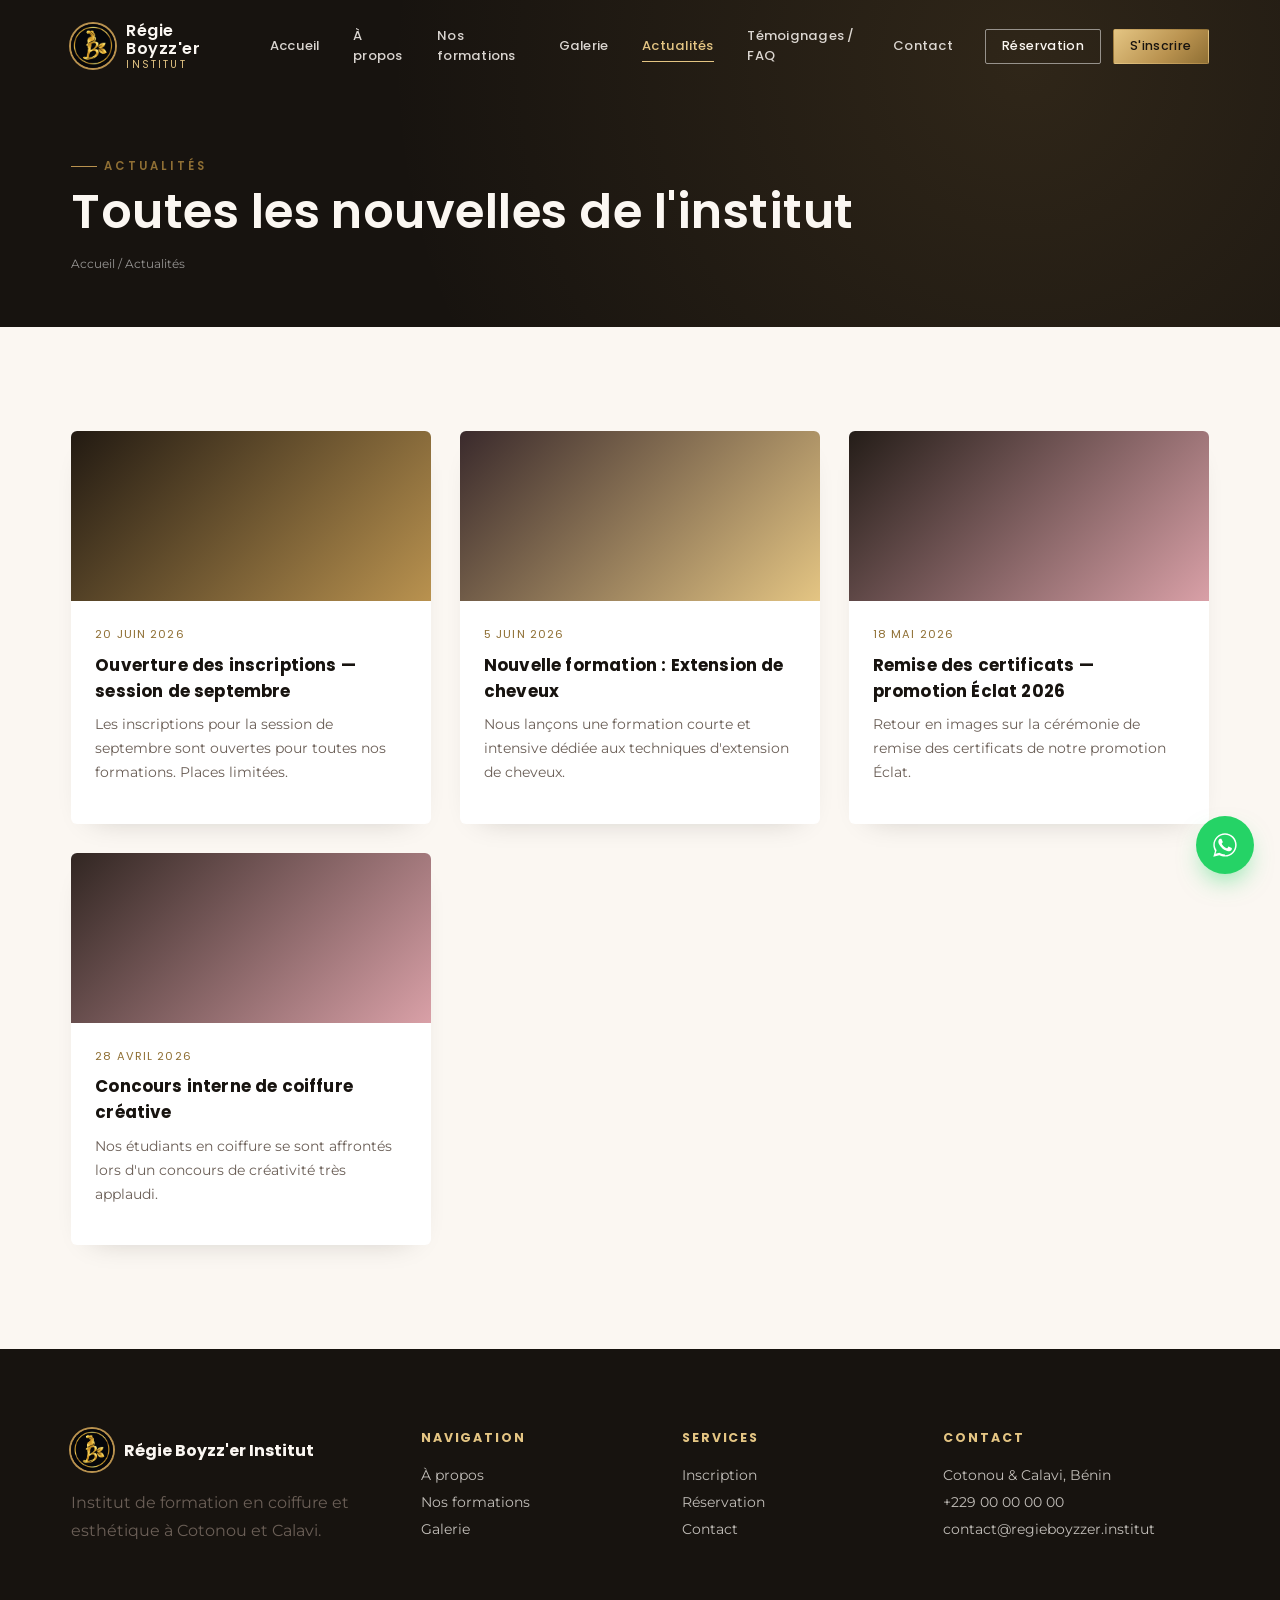
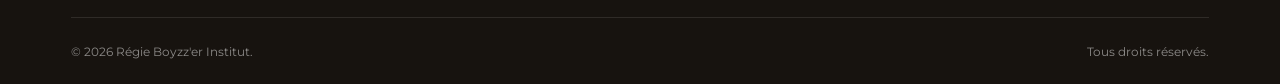
<file: actualites.html>
<!DOCTYPE html>
<html lang="fr">
<head>
<meta charset="UTF-8">
<meta name="viewport" content="width=device-width, initial-scale=1.0">
<title>Actualités — Régie Boyzz'er Institut</title>
<meta name="description" content="Suivez les dernières actualités de l'institut : nouveaux cours, promotions, événements, concours et remises de diplômes.">
<link rel="icon" type="image/png" sizes="32x32" href="assets/img/favicon-32.png">
<link rel="apple-touch-icon" href="assets/img/favicon-180.png">
<link href="https://fonts.googleapis.com/css2?family=Poppins:wght@400;500;600;700&family=Montserrat:wght@400;500;600&display=swap" rel="stylesheet">
<link rel="stylesheet" href="assets/css/style.css">
</head>
<body>

<header class="entete solide">
  <div class="container">
    <a href="index.html" class="marque">
      <img src="assets/img/logo.png" alt="Logo Régie Boyzz'er Institut">
      <span class="txt"><strong>Régie Boyzz'er</strong><span>Institut</span></span>
    </a>
    <nav class="nav-principale">
      <a href="index.html">Accueil</a>
      <a href="a-propos.html">À propos</a>
      <a href="formations.html">Nos formations</a>
      <a href="galerie.html">Galerie</a>
      <a href="actualites.html" class="actif">Actualités</a>
      <a href="temoignages.html">Témoignages / FAQ</a>
      <a href="contact.html">Contact</a>
    </nav>
    <div class="entete-actions">
      <a href="reservation.html" class="btn btn-ligne btn-sm">Réservation</a>
      <a href="inscription.html" class="btn btn-or btn-sm">S'inscrire</a>
      <button class="burger" aria-label="Ouvrir le menu"><span></span><span></span><span></span></button>
    </div>
  </div>
</header>

<div class="menu-mobile">
  <button class="fermer" aria-label="Fermer le menu">✕</button>
  <a href="index.html">Accueil</a>
  <a href="a-propos.html">À propos</a>
  <a href="formations.html">Nos formations</a>
  <a href="galerie.html">Galerie</a>
  <a href="actualites.html">Actualités</a>
  <a href="temoignages.html">Témoignages / FAQ</a>
  <a href="contact.html">Contact</a>
  <a href="reservation.html">Réservation</a>
  <a href="inscription.html">S'inscrire</a>
</div>

<section class="bandeau-page">
  <div class="container">
    <span class="eyebrow">Actualités</span>
    <h1 class="hero-titre" style="font-size:clamp(2rem,4vw,3rem);">Toutes les nouvelles de l'institut</h1>
    <div class="fil-ariane"><a href="index.html">Accueil</a> / Actualités</div>
  </div>
</section>

<section class="section-blanc">
  <div class="container">
    <div class="grille-actus" id="liste-actus"></div>
  </div>
</section>

<footer>
  <div class="container">
    <div class="footer-grille">
      <div>
        <div class="footer-marque"><img src="assets/img/logo.png" alt="Logo"><strong>Régie Boyzz'er Institut</strong></div>
        <p>Institut de formation en coiffure et esthétique à Cotonou et Calavi.</p>
      </div>
      <div><h4>Navigation</h4><ul><li><a href="a-propos.html">À propos</a></li><li><a href="formations.html">Nos formations</a></li><li><a href="galerie.html">Galerie</a></li></ul></div>
      <div><h4>Services</h4><ul><li><a href="inscription.html">Inscription</a></li><li><a href="reservation.html">Réservation</a></li><li><a href="contact.html">Contact</a></li></ul></div>
      <div><h4>Contact</h4><ul><li>Cotonou & Calavi, Bénin</li><li>+229 00 00 00 00</li><li>contact@regieboyzzer.institut</li></ul></div>
    </div>
    <div class="footer-bas"><span>© 2026 Régie Boyzz'er Institut.</span><span>Tous droits réservés.</span></div>
  </div>
</footer>

<a href="https://wa.me/22900000000" target="_blank" class="whatsapp-flottant" aria-label="Contacter sur WhatsApp">
  <svg width="28" height="28" viewBox="0 0 24 24" fill="currentColor"><path d="M17.5 14.4c-.3-.1-1.7-.9-2-1-.3-.1-.5-.1-.6.1-.2.3-.7 1-.9 1.2-.2.2-.3.2-.6.1-.3-.1-1.3-.5-2.4-1.5-.9-.8-1.5-1.8-1.7-2.1-.2-.3 0-.5.1-.6.1-.1.3-.3.4-.5.1-.1.2-.3.3-.4.1-.2 0-.4 0-.5C10 9 9.4 7.6 9.1 7c-.2-.5-.5-.4-.6-.4h-.5c-.2 0-.5.1-.7.3-.3.3-1 1-1 2.4 0 1.4 1 2.8 1.2 3 .1.2 2 3.1 4.9 4.3.7.3 1.2.5 1.6.6.7.2 1.3.2 1.8.1.6-.1 1.7-.7 1.9-1.3.2-.7.2-1.2.2-1.3-.1-.2-.3-.2-.6-.4z"/><path d="M12 2C6.5 2 2 6.5 2 12c0 1.8.5 3.6 1.4 5.1L2 22l5.1-1.3c1.4.8 3.1 1.2 4.9 1.2 5.5 0 10-4.5 10-10S17.5 2 12 2zm0 18.1c-1.6 0-3.2-.4-4.5-1.2l-.3-.2-3.3.9.9-3.2-.2-.3C3.7 14.6 3.2 13 3.2 12c0-4.8 3.9-8.7 8.8-8.7 4.8 0 8.7 3.9 8.7 8.7 0 4.9-3.9 8.8-8.7 8.8z"/></svg>
</a>

<script src="assets/js/data.js"></script>
<script src="assets/js/main.js"></script>
<script>
  (function(){
    const actus = RB.lire("actualites", ACTUALITES_DEFAUT);
    document.getElementById("liste-actus").innerHTML = actus.map(a => `
      <article class="carte-actu reveal">
        <div class="visuel ${a.degrade}"></div>
        <div class="corps">
          <span class="date">${new Date(a.date).toLocaleDateString('fr-FR',{day:'numeric',month:'long',year:'numeric'})}</span>
          <h3>${a.titre}</h3>
          <p>${a.extrait}</p>
        </div>
      </article>`).join("");
    reobserverReveal();
  })();
</script>
</body>
</html>
</file>
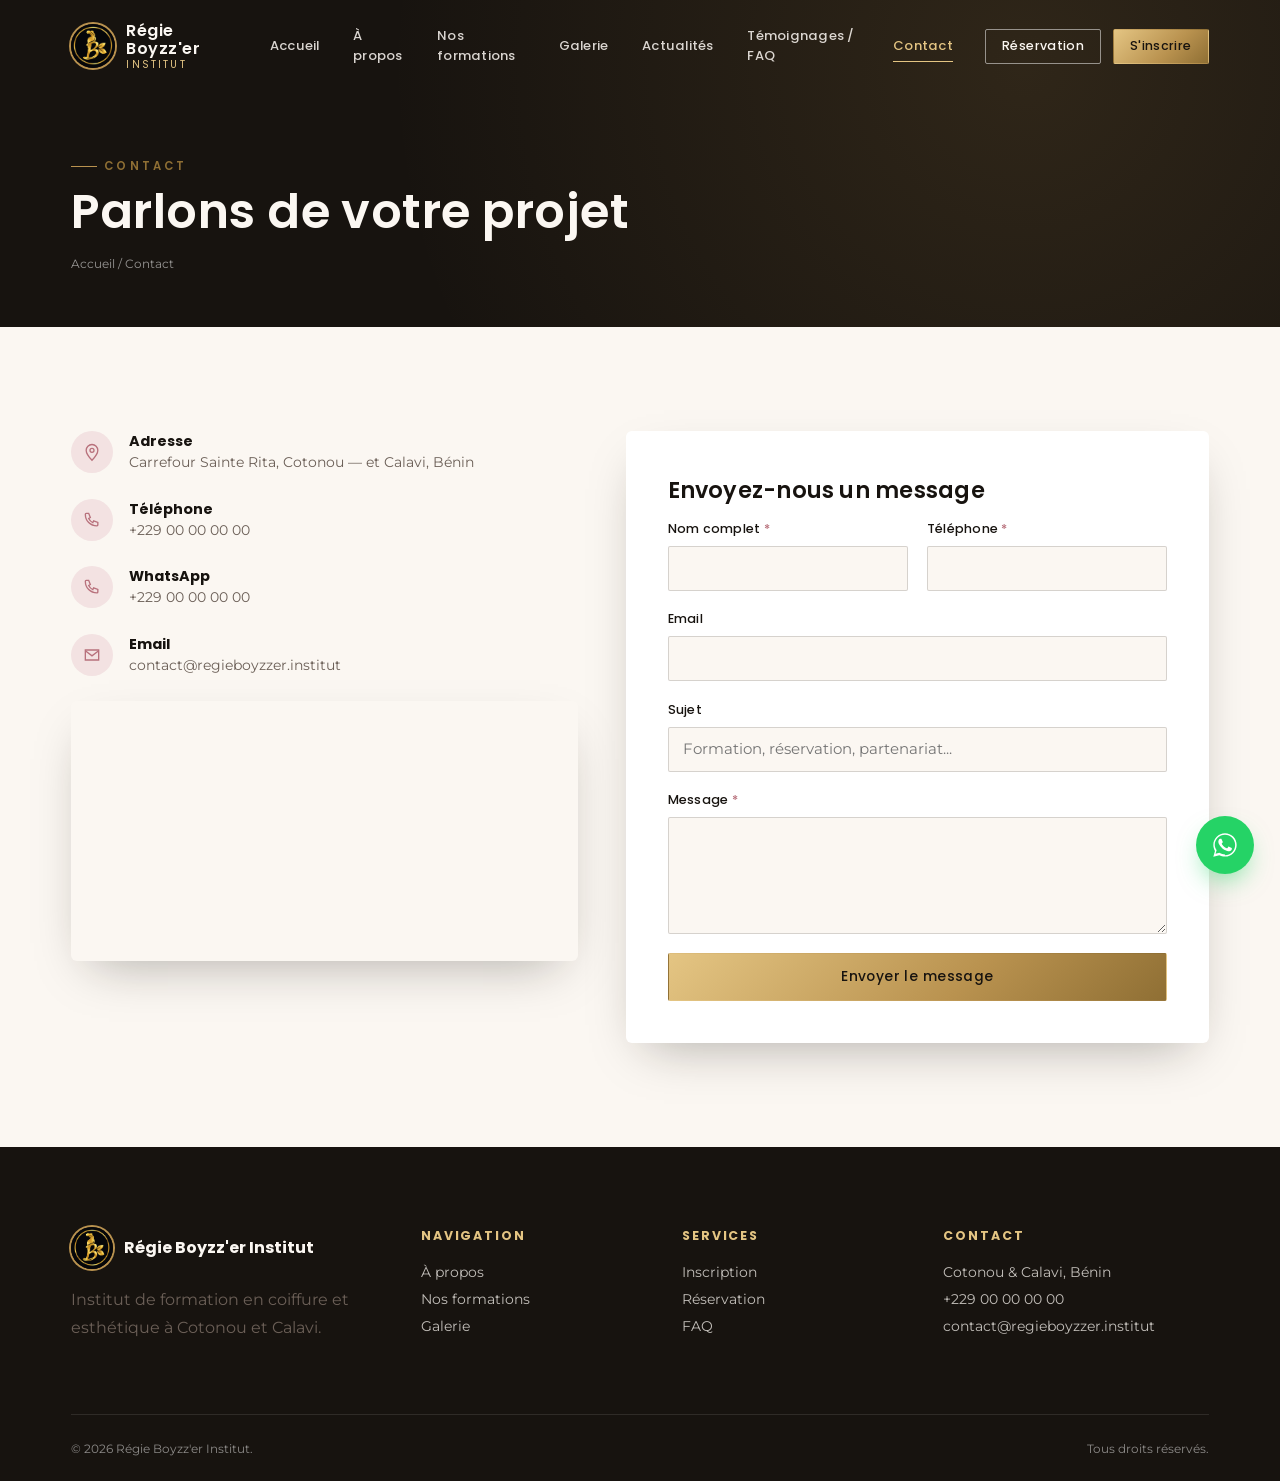
<file: contact.html>
<!DOCTYPE html>
<html lang="fr">
<head>
<meta charset="UTF-8">
<meta name="viewport" content="width=device-width, initial-scale=1.0">
<title>Contact — Régie Boyzz'er Institut</title>
<meta name="description" content="Contactez Régie Boyzz'er Institut : adresse, téléphone, WhatsApp, email, plan d'accès et formulaire de contact.">
<link rel="icon" type="image/png" sizes="32x32" href="assets/img/favicon-32.png">
<link rel="apple-touch-icon" href="assets/img/favicon-180.png">
<link href="https://fonts.googleapis.com/css2?family=Poppins:wght@400;500;600;700&family=Montserrat:wght@400;500;600&display=swap" rel="stylesheet">
<link rel="stylesheet" href="assets/css/style.css">
</head>
<body>

<header class="entete solide">
  <div class="container">
    <a href="index.html" class="marque">
      <img src="assets/img/logo.png" alt="Logo Régie Boyzz'er Institut">
      <span class="txt"><strong>Régie Boyzz'er</strong><span>Institut</span></span>
    </a>
    <nav class="nav-principale">
      <a href="index.html">Accueil</a>
      <a href="a-propos.html">À propos</a>
      <a href="formations.html">Nos formations</a>
      <a href="galerie.html">Galerie</a>
      <a href="actualites.html">Actualités</a>
      <a href="temoignages.html">Témoignages / FAQ</a>
      <a href="contact.html" class="actif">Contact</a>
    </nav>
    <div class="entete-actions">
      <a href="reservation.html" class="btn btn-ligne btn-sm">Réservation</a>
      <a href="inscription.html" class="btn btn-or btn-sm">S'inscrire</a>
      <button class="burger" aria-label="Ouvrir le menu"><span></span><span></span><span></span></button>
    </div>
  </div>
</header>

<div class="menu-mobile">
  <button class="fermer" aria-label="Fermer le menu">✕</button>
  <a href="index.html">Accueil</a>
  <a href="a-propos.html">À propos</a>
  <a href="formations.html">Nos formations</a>
  <a href="galerie.html">Galerie</a>
  <a href="actualites.html">Actualités</a>
  <a href="temoignages.html">Témoignages / FAQ</a>
  <a href="contact.html">Contact</a>
  <a href="reservation.html">Réservation</a>
  <a href="inscription.html">S'inscrire</a>
</div>

<section class="bandeau-page">
  <div class="container">
    <span class="eyebrow">Contact</span>
    <h1 class="hero-titre" style="font-size:clamp(2rem,4vw,3rem);">Parlons de votre projet</h1>
    <div class="fil-ariane"><a href="index.html">Accueil</a> / Contact</div>
  </div>
</section>

<section class="section-blanc">
  <div class="container">
    <div class="grille-contact">
      <div class="bloc-info-contact reveal">
        <div class="ligne-contact">
          <div class="ic">
            <svg width="20" height="20" viewBox="0 0 24 24" fill="none"><path d="M12 22s7-7.2 7-12a7 7 0 10-14 0c0 4.8 7 12 7 12z" stroke="currentColor" stroke-width="1.6"/><circle cx="12" cy="10" r="2.4" stroke="currentColor" stroke-width="1.6"/></svg>
          </div>
          <div><strong>Adresse</strong><span>Carrefour Sainte Rita, Cotonou — et Calavi, Bénin</span></div>
        </div>
        <div class="ligne-contact">
          <div class="ic">
            <svg width="20" height="20" viewBox="0 0 24 24" fill="none"><path d="M4 5c0-.6.4-1 1-1h3l2 5-2 1.2a11 11 0 005 5L14 13l5 2v3c0 .6-.4 1-1 1C10 19 4 13 4 5z" stroke="currentColor" stroke-width="1.6"/></svg>
          </div>
          <div><strong>Téléphone</strong><a href="tel:+22900000000">+229 00 00 00 00</a></div>
        </div>
        <div class="ligne-contact">
          <div class="ic">
            <svg width="20" height="20" viewBox="0 0 24 24" fill="none"><path d="M4 5c0-.6.4-1 1-1h3l2 5-2 1.2a11 11 0 005 5L14 13l5 2v3c0 .6-.4 1-1 1C10 19 4 13 4 5z" stroke="currentColor" stroke-width="1.6"/></svg>
          </div>
          <div><strong>WhatsApp</strong><a href="https://wa.me/22900000000" target="_blank">+229 00 00 00 00</a></div>
        </div>
        <div class="ligne-contact">
          <div class="ic">
            <svg width="20" height="20" viewBox="0 0 24 24" fill="none"><path d="M4 6h16v12H4z" stroke="currentColor" stroke-width="1.6"/><path d="M4 7l8 6 8-6" stroke="currentColor" stroke-width="1.6"/></svg>
          </div>
          <div><strong>Email</strong><a href="mailto:contact@regieboyzzer.institut">contact@regieboyzzer.institut</a></div>
        </div>
        <div class="carte-map">
          <iframe src="https://www.google.com/maps?q=Cotonou,Benin&output=embed" loading="lazy" title="Localisation Régie Boyzz'er Institut"></iframe>
        </div>
      </div>

      <div class="carte-form reveal">
        <h2 style="font-size:1.4rem;">Envoyez-nous un message</h2>
        <div class="msg-etat" id="confirmation-contact">Votre message a bien été envoyé. Notre équipe vous répondra rapidement.</div>
        <form id="form-contact">
          <div class="grille-champs">
            <div class="champ"><label>Nom complet <span class="req">*</span></label><input type="text" name="nom" required></div>
            <div class="champ"><label>Téléphone <span class="req">*</span></label><input type="tel" name="telephone" required></div>
          </div>
          <div class="champ"><label>Email</label><input type="email" name="email"></div>
          <div class="champ"><label>Sujet</label><input type="text" name="sujet" placeholder="Formation, réservation, partenariat..."></div>
          <div class="champ"><label>Message <span class="req">*</span></label><textarea name="message" rows="5" required></textarea></div>
          <button class="btn btn-or btn-bloc" type="submit">Envoyer le message</button>
        </form>
      </div>
    </div>
  </div>
</section>

<footer>
  <div class="container">
    <div class="footer-grille">
      <div>
        <div class="footer-marque"><img src="assets/img/logo.png" alt="Logo"><strong>Régie Boyzz'er Institut</strong></div>
        <p>Institut de formation en coiffure et esthétique à Cotonou et Calavi.</p>
      </div>
      <div><h4>Navigation</h4><ul><li><a href="a-propos.html">À propos</a></li><li><a href="formations.html">Nos formations</a></li><li><a href="galerie.html">Galerie</a></li></ul></div>
      <div><h4>Services</h4><ul><li><a href="inscription.html">Inscription</a></li><li><a href="reservation.html">Réservation</a></li><li><a href="temoignages.html">FAQ</a></li></ul></div>
      <div><h4>Contact</h4><ul><li>Cotonou & Calavi, Bénin</li><li>+229 00 00 00 00</li><li>contact@regieboyzzer.institut</li></ul></div>
    </div>
    <div class="footer-bas"><span>© 2026 Régie Boyzz'er Institut.</span><span>Tous droits réservés.</span></div>
  </div>
</footer>

<a href="https://wa.me/22900000000" target="_blank" class="whatsapp-flottant" aria-label="Contacter sur WhatsApp">
  <svg width="28" height="28" viewBox="0 0 24 24" fill="currentColor"><path d="M17.5 14.4c-.3-.1-1.7-.9-2-1-.3-.1-.5-.1-.6.1-.2.3-.7 1-.9 1.2-.2.2-.3.2-.6.1-.3-.1-1.3-.5-2.4-1.5-.9-.8-1.5-1.8-1.7-2.1-.2-.3 0-.5.1-.6.1-.1.3-.3.4-.5.1-.1.2-.3.3-.4.1-.2 0-.4 0-.5C10 9 9.4 7.6 9.1 7c-.2-.5-.5-.4-.6-.4h-.5c-.2 0-.5.1-.7.3-.3.3-1 1-1 2.4 0 1.4 1 2.8 1.2 3 .1.2 2 3.1 4.9 4.3.7.3 1.2.5 1.6.6.7.2 1.3.2 1.8.1.6-.1 1.7-.7 1.9-1.3.2-.7.2-1.2.2-1.3-.1-.2-.3-.2-.6-.4z"/><path d="M12 2C6.5 2 2 6.5 2 12c0 1.8.5 3.6 1.4 5.1L2 22l5.1-1.3c1.4.8 3.1 1.2 4.9 1.2 5.5 0 10-4.5 10-10S17.5 2 12 2zm0 18.1c-1.6 0-3.2-.4-4.5-1.2l-.3-.2-3.3.9.9-3.2-.2-.3C3.7 14.6 3.2 13 3.2 12c0-4.8 3.9-8.7 8.8-8.7 4.8 0 8.7 3.9 8.7 8.7 0 4.9-3.9 8.8-8.7 8.8z"/></svg>
</a>

<script src="assets/js/data.js"></script>
<script src="assets/js/main.js"></script>
</body>
</html>
</file>
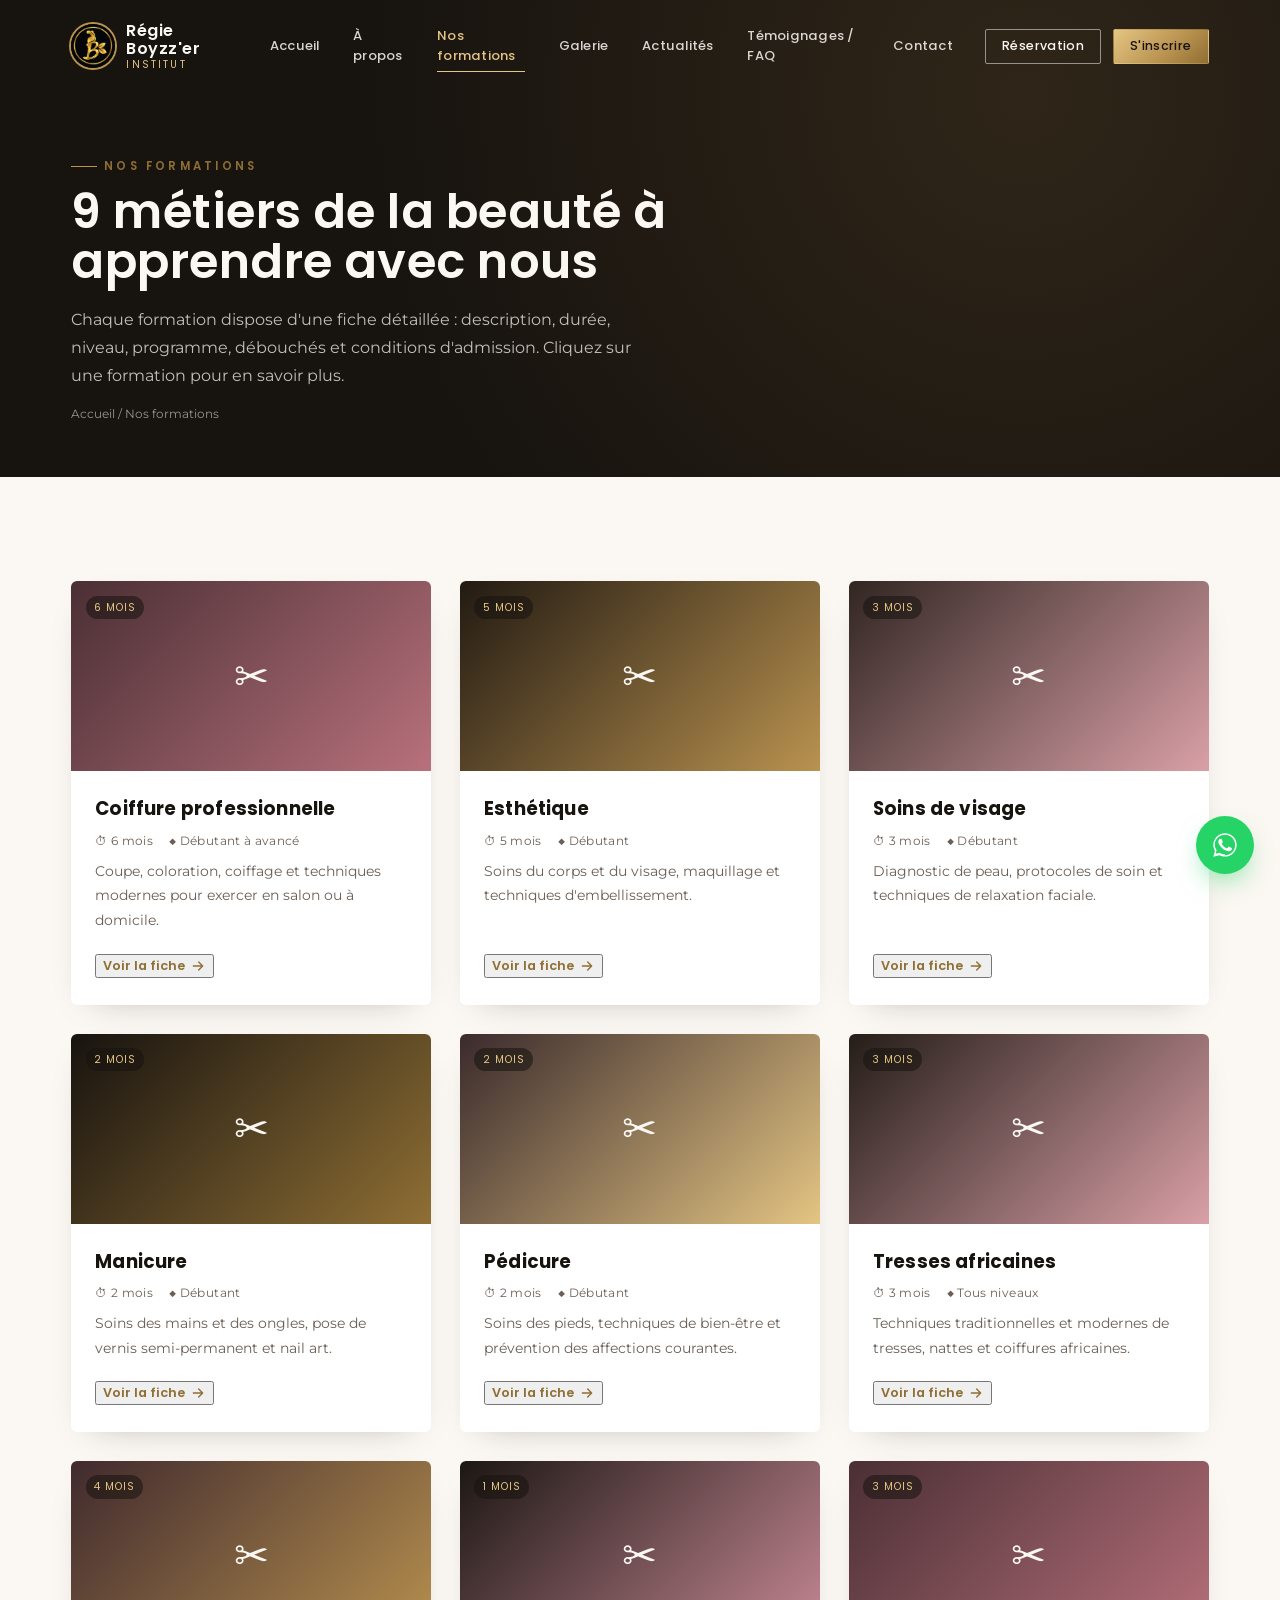
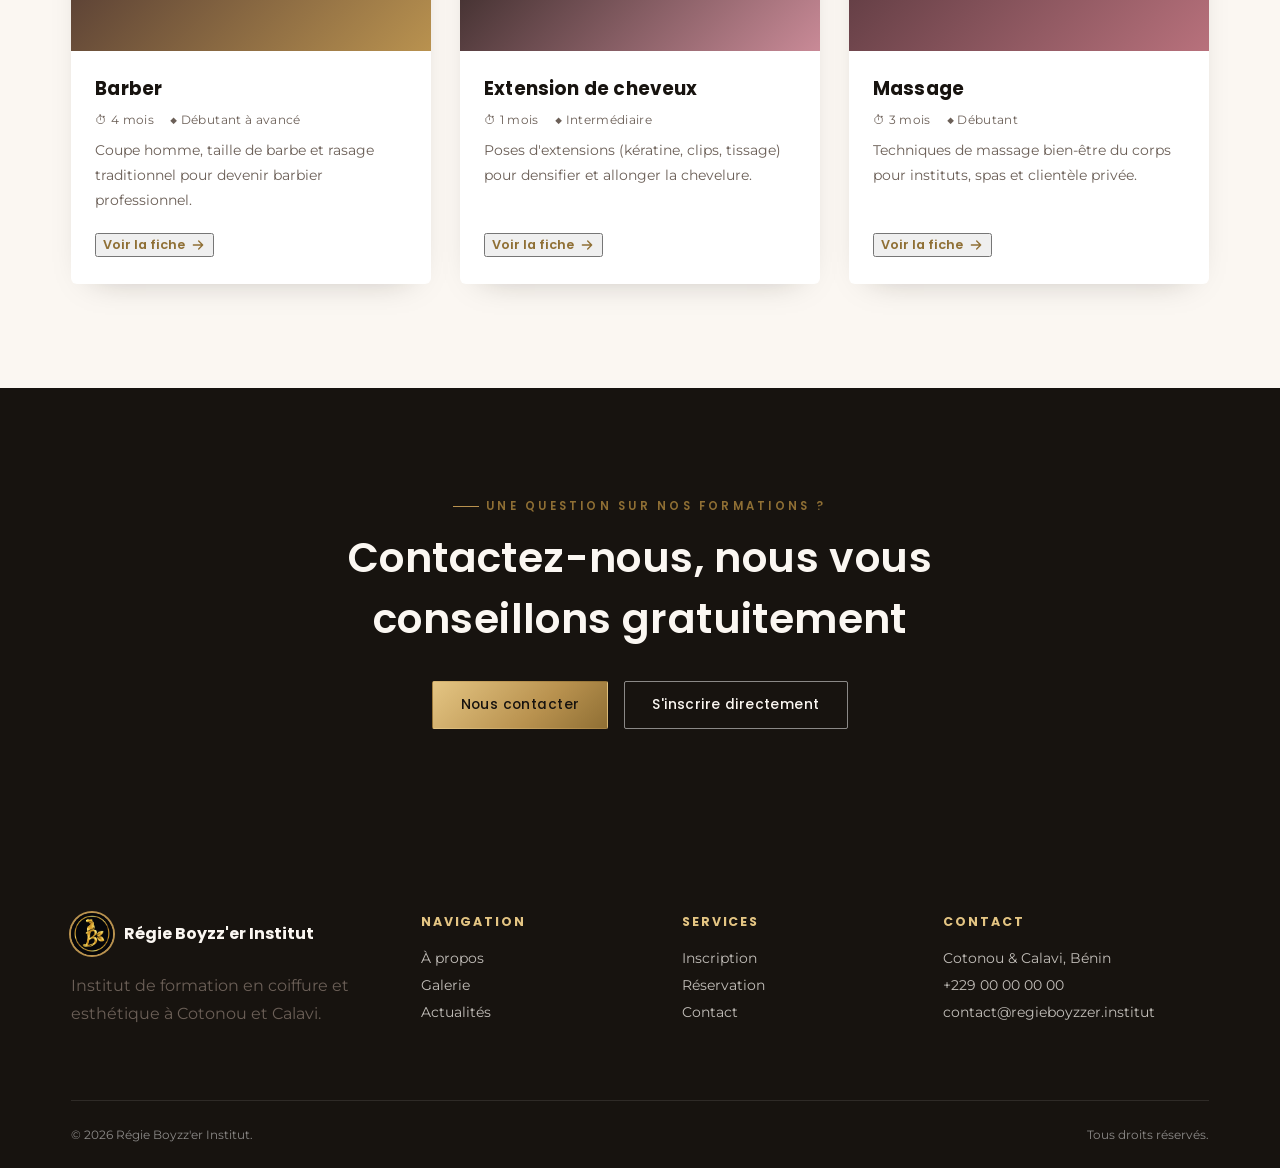
<file: formations.html>
<!DOCTYPE html>
<html lang="fr">
<head>
<meta charset="UTF-8">
<meta name="viewport" content="width=device-width, initial-scale=1.0">
<title>Nos formations — Régie Boyzz'er Institut</title>
<meta name="description" content="Découvrez toutes nos formations en coiffure, esthétique, barber, tresses africaines, manucure, pédicure, massage et extensions de cheveux.">
<link rel="icon" type="image/png" sizes="32x32" href="assets/img/favicon-32.png">
<link rel="apple-touch-icon" href="assets/img/favicon-180.png">
<link href="https://fonts.googleapis.com/css2?family=Poppins:wght@400;500;600;700&family=Montserrat:wght@400;500;600&display=swap" rel="stylesheet">
<link rel="stylesheet" href="assets/css/style.css">
</head>
<body>

<header class="entete solide">
  <div class="container">
    <a href="index.html" class="marque">
      <img src="assets/img/logo.png" alt="Logo Régie Boyzz'er Institut">
      <span class="txt"><strong>Régie Boyzz'er</strong><span>Institut</span></span>
    </a>
    <nav class="nav-principale">
      <a href="index.html">Accueil</a>
      <a href="a-propos.html">À propos</a>
      <a href="formations.html" class="actif">Nos formations</a>
      <a href="galerie.html">Galerie</a>
      <a href="actualites.html">Actualités</a>
      <a href="temoignages.html">Témoignages / FAQ</a>
      <a href="contact.html">Contact</a>
    </nav>
    <div class="entete-actions">
      <a href="reservation.html" class="btn btn-ligne btn-sm">Réservation</a>
      <a href="inscription.html" class="btn btn-or btn-sm">S'inscrire</a>
      <button class="burger" aria-label="Ouvrir le menu"><span></span><span></span><span></span></button>
    </div>
  </div>
</header>

<div class="menu-mobile">
  <button class="fermer" aria-label="Fermer le menu">✕</button>
  <a href="index.html">Accueil</a>
  <a href="a-propos.html">À propos</a>
  <a href="formations.html">Nos formations</a>
  <a href="galerie.html">Galerie</a>
  <a href="actualites.html">Actualités</a>
  <a href="temoignages.html">Témoignages / FAQ</a>
  <a href="contact.html">Contact</a>
  <a href="reservation.html">Réservation</a>
  <a href="inscription.html">S'inscrire</a>
</div>

<section class="bandeau-page">
  <div class="container">
    <span class="eyebrow">Nos formations</span>
    <h1 class="hero-titre" style="font-size:clamp(2rem,4vw,3rem);">9 métiers de la beauté à apprendre avec nous</h1>
    <p style="max-width:560px; color:rgba(251,247,242,.75);">Chaque formation dispose d'une fiche détaillée : description, durée, niveau, programme, débouchés et conditions d'admission. Cliquez sur une formation pour en savoir plus.</p>
    <div class="fil-ariane"><a href="index.html">Accueil</a> / Nos formations</div>
  </div>
</section>

<section class="section-blanc">
  <div class="container">
    <div class="grille-formations" id="liste-formations"></div>
  </div>
</section>

<section class="section-noire" style="text-align:center;">
  <div class="container">
    <span class="eyebrow reveal" style="justify-content:center;">Une question sur nos formations ?</span>
    <h2 class="section-title center reveal">Contactez-nous, nous vous conseillons gratuitement</h2>
    <div class="hero-actions reveal" style="justify-content:center;">
      <a href="contact.html" class="btn btn-or">Nous contacter</a>
      <a href="inscription.html" class="btn btn-ligne">S'inscrire directement</a>
    </div>
  </div>
</section>

<footer>
  <div class="container">
    <div class="footer-grille">
      <div>
        <div class="footer-marque"><img src="assets/img/logo.png" alt="Logo"><strong>Régie Boyzz'er Institut</strong></div>
        <p>Institut de formation en coiffure et esthétique à Cotonou et Calavi.</p>
      </div>
      <div><h4>Navigation</h4><ul><li><a href="a-propos.html">À propos</a></li><li><a href="galerie.html">Galerie</a></li><li><a href="actualites.html">Actualités</a></li></ul></div>
      <div><h4>Services</h4><ul><li><a href="inscription.html">Inscription</a></li><li><a href="reservation.html">Réservation</a></li><li><a href="contact.html">Contact</a></li></ul></div>
      <div><h4>Contact</h4><ul><li>Cotonou & Calavi, Bénin</li><li>+229 00 00 00 00</li><li>contact@regieboyzzer.institut</li></ul></div>
    </div>
    <div class="footer-bas"><span>© 2026 Régie Boyzz'er Institut.</span><span>Tous droits réservés.</span></div>
  </div>
</footer>

<a href="https://wa.me/22900000000" target="_blank" class="whatsapp-flottant" aria-label="Contacter sur WhatsApp">
  <svg width="28" height="28" viewBox="0 0 24 24" fill="currentColor"><path d="M17.5 14.4c-.3-.1-1.7-.9-2-1-.3-.1-.5-.1-.6.1-.2.3-.7 1-.9 1.2-.2.2-.3.2-.6.1-.3-.1-1.3-.5-2.4-1.5-.9-.8-1.5-1.8-1.7-2.1-.2-.3 0-.5.1-.6.1-.1.3-.3.4-.5.1-.1.2-.3.3-.4.1-.2 0-.4 0-.5C10 9 9.4 7.6 9.1 7c-.2-.5-.5-.4-.6-.4h-.5c-.2 0-.5.1-.7.3-.3.3-1 1-1 2.4 0 1.4 1 2.8 1.2 3 .1.2 2 3.1 4.9 4.3.7.3 1.2.5 1.6.6.7.2 1.3.2 1.8.1.6-.1 1.7-.7 1.9-1.3.2-.7.2-1.2.2-1.3-.1-.2-.3-.2-.6-.4z"/><path d="M12 2C6.5 2 2 6.5 2 12c0 1.8.5 3.6 1.4 5.1L2 22l5.1-1.3c1.4.8 3.1 1.2 4.9 1.2 5.5 0 10-4.5 10-10S17.5 2 12 2zm0 18.1c-1.6 0-3.2-.4-4.5-1.2l-.3-.2-3.3.9.9-3.2-.2-.3C3.7 14.6 3.2 13 3.2 12c0-4.8 3.9-8.7 8.8-8.7 4.8 0 8.7 3.9 8.7 8.7 0 4.9-3.9 8.8-8.7 8.8z"/></svg>
</a>

<div class="modale-fond" id="modale-formation"></div>

<script src="assets/js/data.js"></script>
<script src="assets/js/main.js"></script>
<script>
  rendreFormations("liste-formations");
  document.getElementById("modale-formation").addEventListener("click", (e) => {
    if(e.target.id === "modale-formation") fermerModale("modale-formation");
  });
</script>
</body>
</html>
</file>
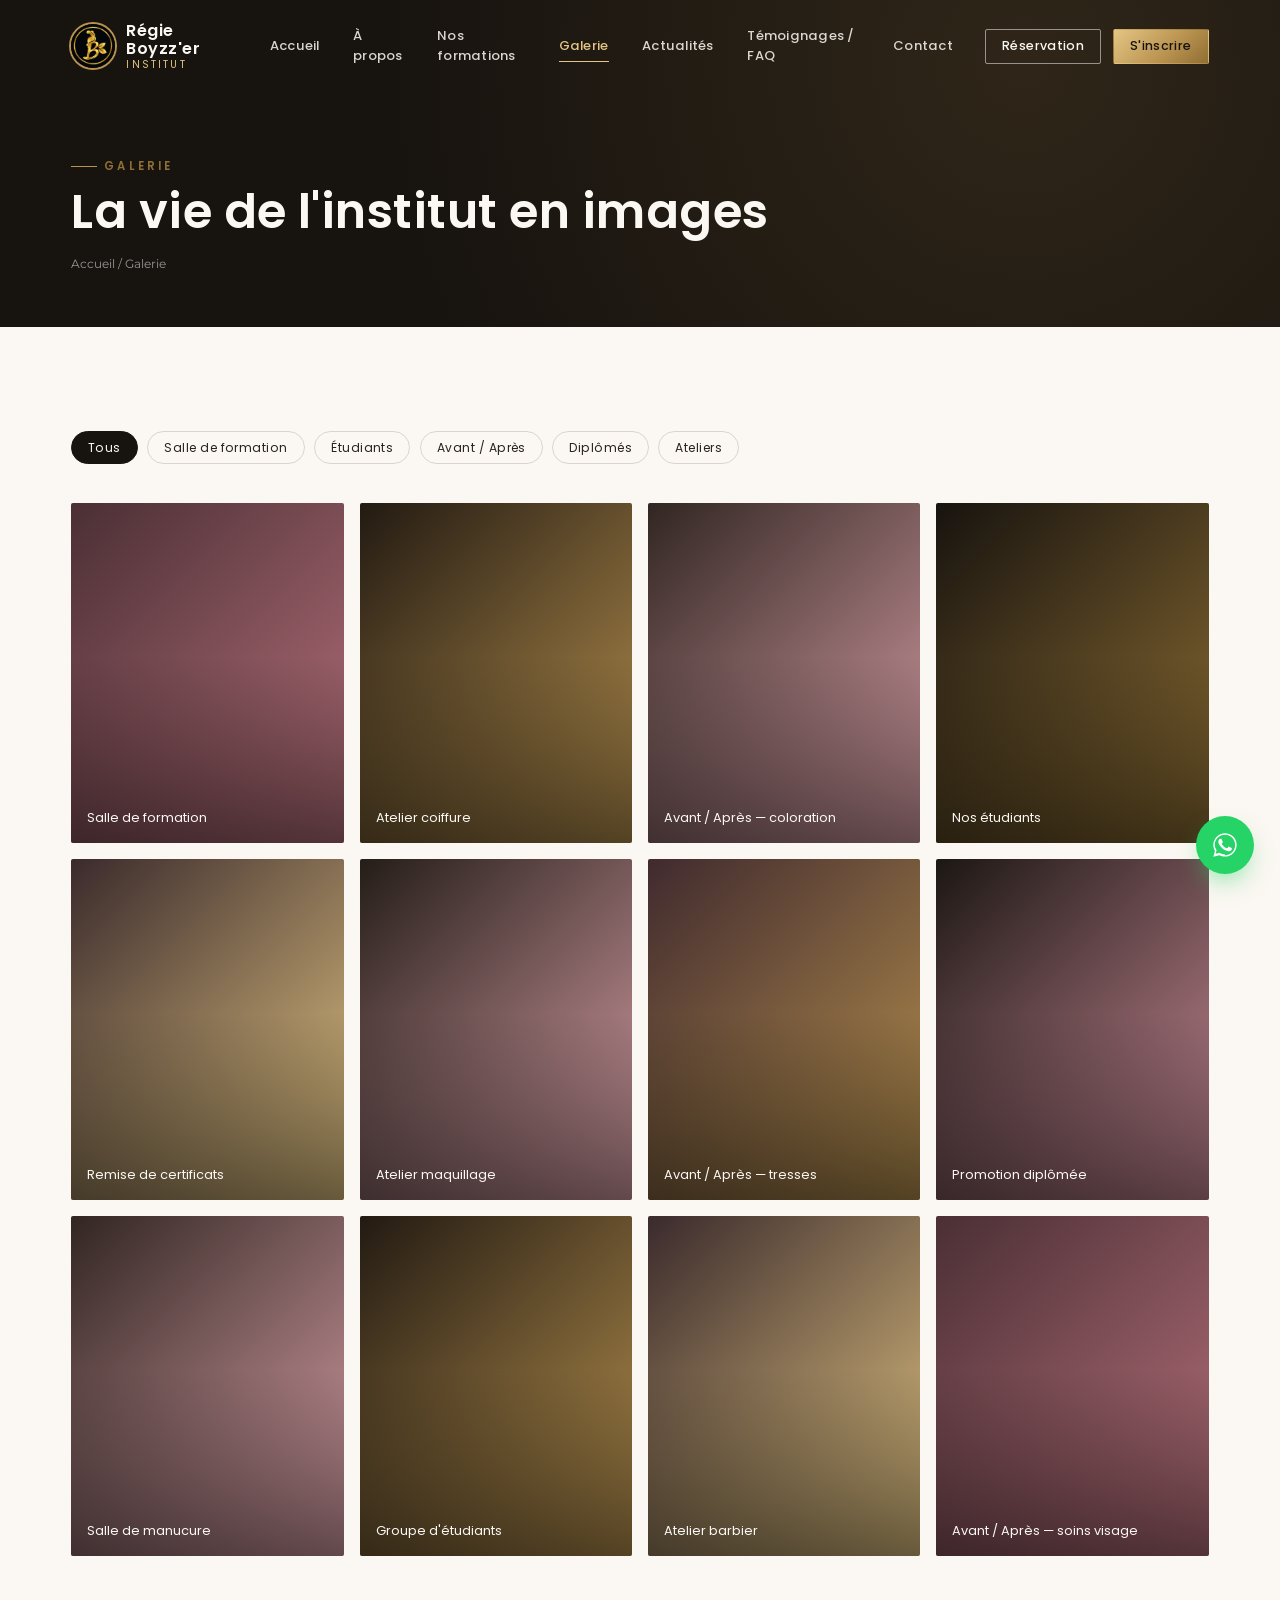
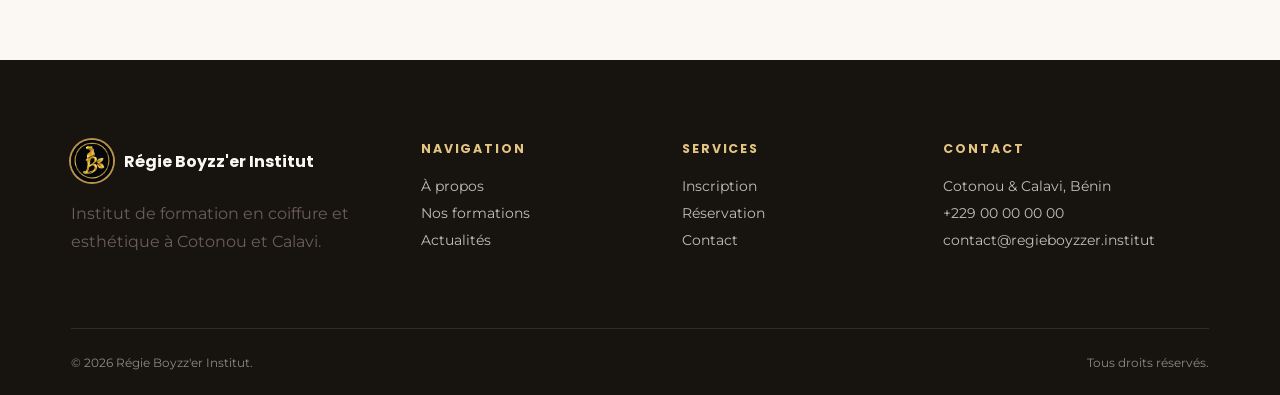
<file: galerie.html>
<!DOCTYPE html>
<html lang="fr">
<head>
<meta charset="UTF-8">
<meta name="viewport" content="width=device-width, initial-scale=1.0">
<title>Galerie — Régie Boyzz'er Institut</title>
<meta name="description" content="Découvrez en images la vie de l'institut : salle de formation, étudiants, avant/après, diplômés, ateliers et remises de certificats.">
<link rel="icon" type="image/png" sizes="32x32" href="assets/img/favicon-32.png">
<link rel="apple-touch-icon" href="assets/img/favicon-180.png">
<link href="https://fonts.googleapis.com/css2?family=Poppins:wght@400;500;600;700&family=Montserrat:wght@400;500;600&display=swap" rel="stylesheet">
<link rel="stylesheet" href="assets/css/style.css">
</head>
<body>

<header class="entete solide">
  <div class="container">
    <a href="index.html" class="marque">
      <img src="assets/img/logo.png" alt="Logo Régie Boyzz'er Institut">
      <span class="txt"><strong>Régie Boyzz'er</strong><span>Institut</span></span>
    </a>
    <nav class="nav-principale">
      <a href="index.html">Accueil</a>
      <a href="a-propos.html">À propos</a>
      <a href="formations.html">Nos formations</a>
      <a href="galerie.html" class="actif">Galerie</a>
      <a href="actualites.html">Actualités</a>
      <a href="temoignages.html">Témoignages / FAQ</a>
      <a href="contact.html">Contact</a>
    </nav>
    <div class="entete-actions">
      <a href="reservation.html" class="btn btn-ligne btn-sm">Réservation</a>
      <a href="inscription.html" class="btn btn-or btn-sm">S'inscrire</a>
      <button class="burger" aria-label="Ouvrir le menu"><span></span><span></span><span></span></button>
    </div>
  </div>
</header>

<div class="menu-mobile">
  <button class="fermer" aria-label="Fermer le menu">✕</button>
  <a href="index.html">Accueil</a>
  <a href="a-propos.html">À propos</a>
  <a href="formations.html">Nos formations</a>
  <a href="galerie.html">Galerie</a>
  <a href="actualites.html">Actualités</a>
  <a href="temoignages.html">Témoignages / FAQ</a>
  <a href="contact.html">Contact</a>
  <a href="reservation.html">Réservation</a>
  <a href="inscription.html">S'inscrire</a>
</div>

<section class="bandeau-page">
  <div class="container">
    <span class="eyebrow">Galerie</span>
    <h1 class="hero-titre" style="font-size:clamp(2rem,4vw,3rem);">La vie de l'institut en images</h1>
    <div class="fil-ariane"><a href="index.html">Accueil</a> / Galerie</div>
  </div>
</section>

<section class="section-blanc">
  <div class="container">
    <div class="filtres-galerie">
      <button class="filtre-btn actif" data-filtre="tous">Tous</button>
      <button class="filtre-btn" data-filtre="salle">Salle de formation</button>
      <button class="filtre-btn" data-filtre="etudiants">Étudiants</button>
      <button class="filtre-btn" data-filtre="avant-apres">Avant / Après</button>
      <button class="filtre-btn" data-filtre="diplomes">Diplômés</button>
      <button class="filtre-btn" data-filtre="ateliers">Ateliers</button>
    </div>
    <div class="grille-galerie" id="grille-galerie"></div>
  </div>
</section>

<footer>
  <div class="container">
    <div class="footer-grille">
      <div>
        <div class="footer-marque"><img src="assets/img/logo.png" alt="Logo"><strong>Régie Boyzz'er Institut</strong></div>
        <p>Institut de formation en coiffure et esthétique à Cotonou et Calavi.</p>
      </div>
      <div><h4>Navigation</h4><ul><li><a href="a-propos.html">À propos</a></li><li><a href="formations.html">Nos formations</a></li><li><a href="actualites.html">Actualités</a></li></ul></div>
      <div><h4>Services</h4><ul><li><a href="inscription.html">Inscription</a></li><li><a href="reservation.html">Réservation</a></li><li><a href="contact.html">Contact</a></li></ul></div>
      <div><h4>Contact</h4><ul><li>Cotonou & Calavi, Bénin</li><li>+229 00 00 00 00</li><li>contact@regieboyzzer.institut</li></ul></div>
    </div>
    <div class="footer-bas"><span>© 2026 Régie Boyzz'er Institut.</span><span>Tous droits réservés.</span></div>
  </div>
</footer>

<a href="https://wa.me/22900000000" target="_blank" class="whatsapp-flottant" aria-label="Contacter sur WhatsApp">
  <svg width="28" height="28" viewBox="0 0 24 24" fill="currentColor"><path d="M17.5 14.4c-.3-.1-1.7-.9-2-1-.3-.1-.5-.1-.6.1-.2.3-.7 1-.9 1.2-.2.2-.3.2-.6.1-.3-.1-1.3-.5-2.4-1.5-.9-.8-1.5-1.8-1.7-2.1-.2-.3 0-.5.1-.6.1-.1.3-.3.4-.5.1-.1.2-.3.3-.4.1-.2 0-.4 0-.5C10 9 9.4 7.6 9.1 7c-.2-.5-.5-.4-.6-.4h-.5c-.2 0-.5.1-.7.3-.3.3-1 1-1 2.4 0 1.4 1 2.8 1.2 3 .1.2 2 3.1 4.9 4.3.7.3 1.2.5 1.6.6.7.2 1.3.2 1.8.1.6-.1 1.7-.7 1.9-1.3.2-.7.2-1.2.2-1.3-.1-.2-.3-.2-.6-.4z"/><path d="M12 2C6.5 2 2 6.5 2 12c0 1.8.5 3.6 1.4 5.1L2 22l5.1-1.3c1.4.8 3.1 1.2 4.9 1.2 5.5 0 10-4.5 10-10S17.5 2 12 2zm0 18.1c-1.6 0-3.2-.4-4.5-1.2l-.3-.2-3.3.9.9-3.2-.2-.3C3.7 14.6 3.2 13 3.2 12c0-4.8 3.9-8.7 8.8-8.7 4.8 0 8.7 3.9 8.7 8.7 0 4.9-3.9 8.8-8.7 8.8z"/></svg>
</a>

<script src="assets/js/data.js"></script>
<script src="assets/js/main.js"></script>
<script>
  (function(){
    const galerie = RB.lire("galerie", GALERIE_DEFAUT);
    document.getElementById("grille-galerie").innerHTML = galerie.map(g => `
      <div class="item-galerie ${g.degrade}" data-categorie="${g.categorie}">
        <span class="etiquette">${g.titre}</span>
      </div>`).join("");
    // ré-attacher les filtres après rendu dynamique
    const filtres = document.querySelectorAll(".filtre-btn");
    const items = document.querySelectorAll(".item-galerie");
    filtres.forEach(btn => btn.addEventListener("click", () => {
      filtres.forEach(b => b.classList.remove("actif"));
      btn.classList.add("actif");
      const cat = btn.dataset.filtre;
      items.forEach(item => item.style.display = (cat==="tous" || item.dataset.categorie===cat) ? "flex" : "none");
    }));
  })();
</script>
</body>
</html>
</file>
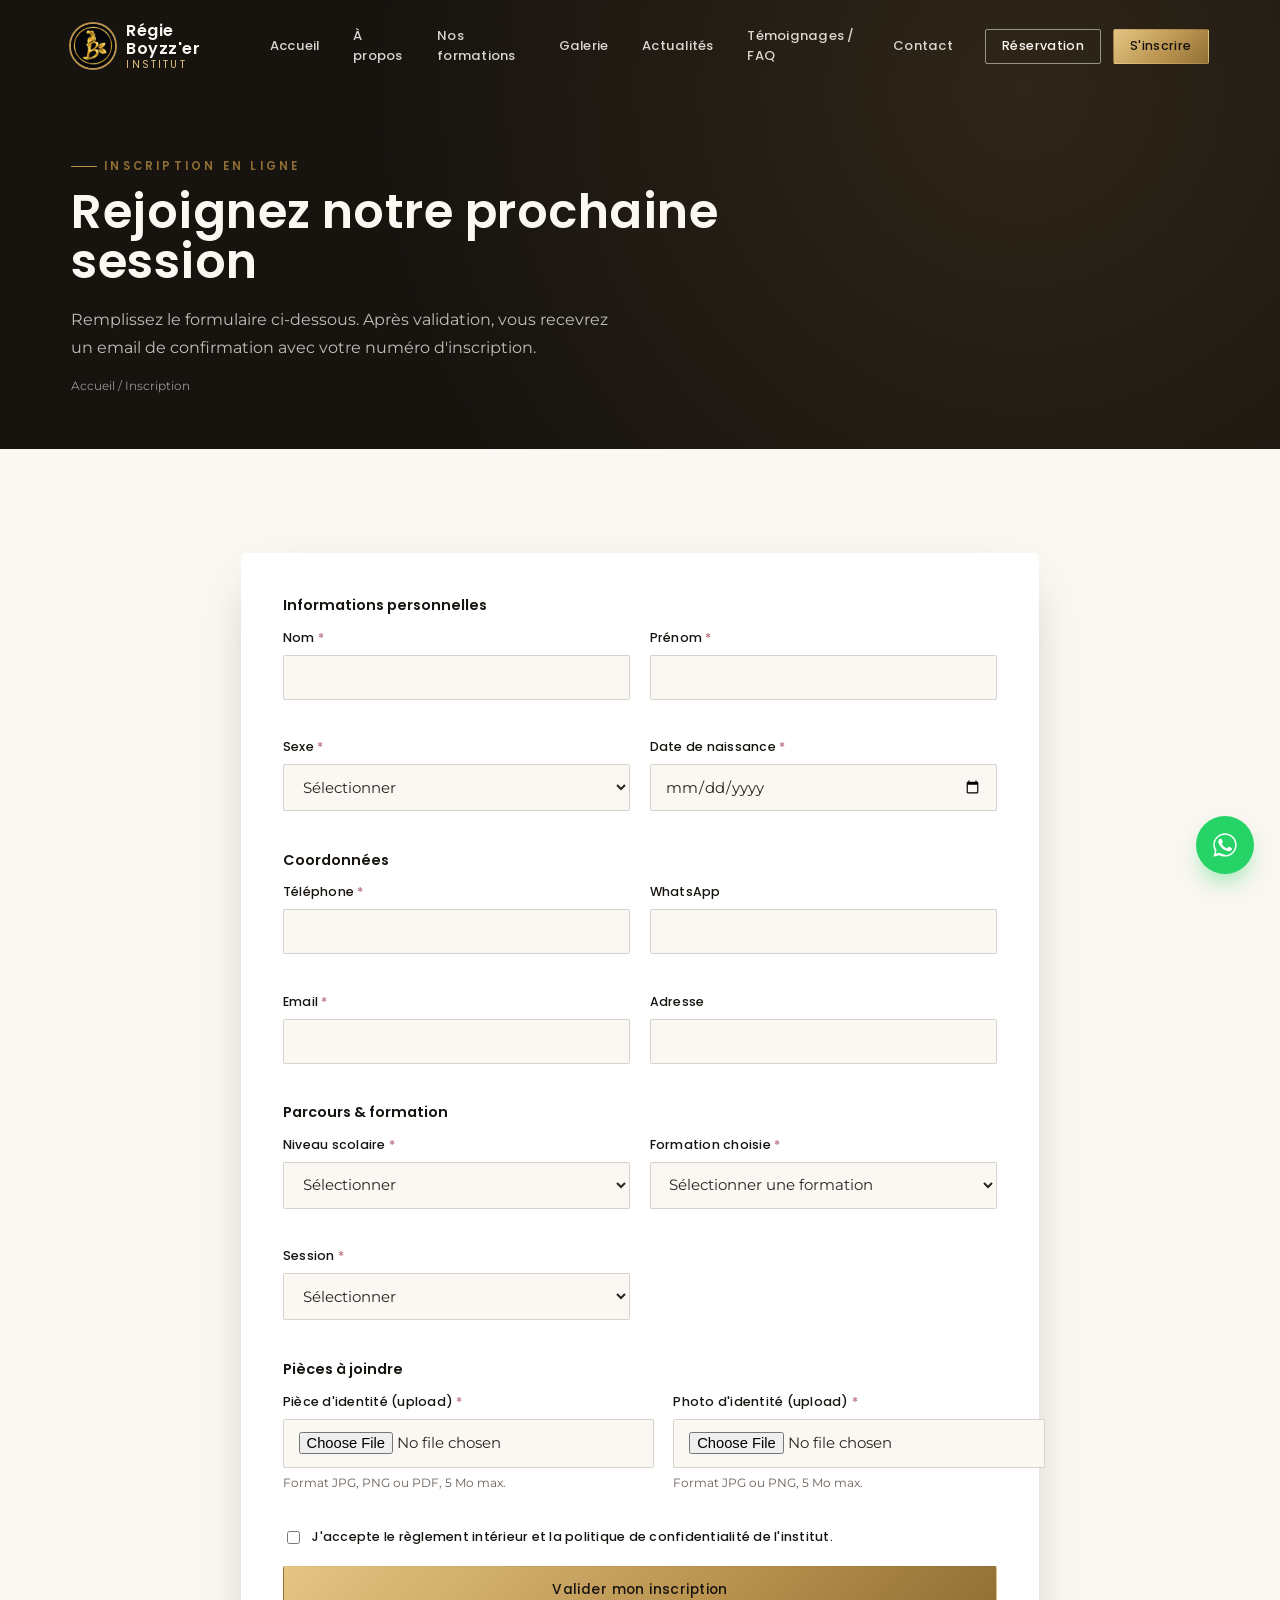
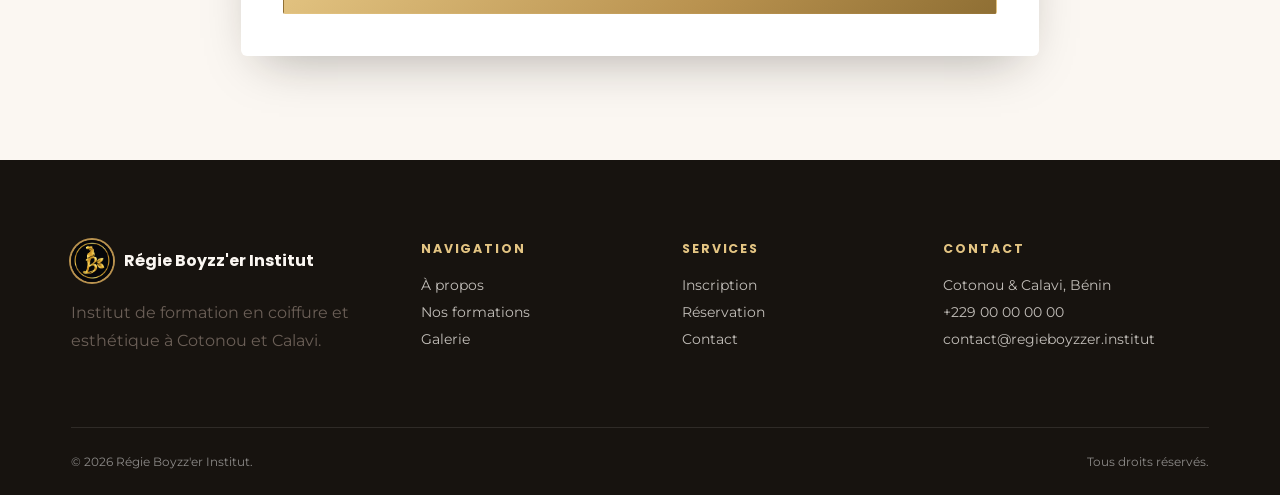
<file: inscription.html>
<!DOCTYPE html>
<html lang="fr">
<head>
<meta charset="UTF-8">
<meta name="viewport" content="width=device-width, initial-scale=1.0">
<title>Inscription en ligne — Régie Boyzz'er Institut</title>
<meta name="description" content="Inscrivez-vous en ligne à l'une de nos formations de coiffure ou d'esthétique. Formulaire simple et rapide, confirmation immédiate.">
<link rel="icon" type="image/png" sizes="32x32" href="assets/img/favicon-32.png">
<link rel="apple-touch-icon" href="assets/img/favicon-180.png">
<link href="https://fonts.googleapis.com/css2?family=Poppins:wght@400;500;600;700&family=Montserrat:wght@400;500;600&display=swap" rel="stylesheet">
<link rel="stylesheet" href="assets/css/style.css">
</head>
<body>

<header class="entete solide">
  <div class="container">
    <a href="index.html" class="marque">
      <img src="assets/img/logo.png" alt="Logo Régie Boyzz'er Institut">
      <span class="txt"><strong>Régie Boyzz'er</strong><span>Institut</span></span>
    </a>
    <nav class="nav-principale">
      <a href="index.html">Accueil</a>
      <a href="a-propos.html">À propos</a>
      <a href="formations.html">Nos formations</a>
      <a href="galerie.html">Galerie</a>
      <a href="actualites.html">Actualités</a>
      <a href="temoignages.html">Témoignages / FAQ</a>
      <a href="contact.html">Contact</a>
    </nav>
    <div class="entete-actions">
      <a href="reservation.html" class="btn btn-ligne btn-sm">Réservation</a>
      <a href="inscription.html" class="btn btn-or btn-sm">S'inscrire</a>
      <button class="burger" aria-label="Ouvrir le menu"><span></span><span></span><span></span></button>
    </div>
  </div>
</header>

<div class="menu-mobile">
  <button class="fermer" aria-label="Fermer le menu">✕</button>
  <a href="index.html">Accueil</a>
  <a href="a-propos.html">À propos</a>
  <a href="formations.html">Nos formations</a>
  <a href="galerie.html">Galerie</a>
  <a href="actualites.html">Actualités</a>
  <a href="temoignages.html">Témoignages / FAQ</a>
  <a href="contact.html">Contact</a>
  <a href="reservation.html">Réservation</a>
  <a href="inscription.html">S'inscrire</a>
</div>

<section class="bandeau-page">
  <div class="container">
    <span class="eyebrow">Inscription en ligne</span>
    <h1 class="hero-titre" style="font-size:clamp(2rem,4vw,3rem);">Rejoignez notre prochaine session</h1>
    <p style="max-width:560px; color:rgba(251,247,242,.75);">Remplissez le formulaire ci-dessous. Après validation, vous recevrez un email de confirmation avec votre numéro d'inscription.</p>
    <div class="fil-ariane"><a href="index.html">Accueil</a> / Inscription</div>
  </div>
</section>

<section class="section-blanc">
  <div class="container" style="max-width:900px;">

    <div id="confirmation-inscription" style="display:none;">
      <div class="recap-numero">
        <span>Votre inscription a été enregistrée avec succès</span>
        <strong>—</strong>
      </div>
      <p class="texte-centre" style="margin-top:1.5rem;">Un email de confirmation vous a été envoyé. Conservez votre numéro d'inscription, il vous sera demandé lors de votre arrivée à l'institut.</p>
      <div class="texte-centre">
        <a href="index.html" class="btn btn-noir">Retour à l'accueil</a>
      </div>
    </div>

    <form class="carte-form" id="form-inscription">
      <fieldset>
        <legend>Informations personnelles</legend>
        <div class="grille-champs">
          <div class="champ"><label>Nom <span class="req">*</span></label><input type="text" name="nom" required></div>
          <div class="champ"><label>Prénom <span class="req">*</span></label><input type="text" name="prenom" required></div>
          <div class="champ">
            <label>Sexe <span class="req">*</span></label>
            <select name="sexe" required>
              <option value="">Sélectionner</option>
              <option value="feminin">Féminin</option>
              <option value="masculin">Masculin</option>
            </select>
          </div>
          <div class="champ"><label>Date de naissance <span class="req">*</span></label><input type="date" name="date_naissance" required></div>
        </div>
      </fieldset>

      <fieldset>
        <legend>Coordonnées</legend>
        <div class="grille-champs">
          <div class="champ"><label>Téléphone <span class="req">*</span></label><input type="tel" name="telephone" required></div>
          <div class="champ"><label>WhatsApp</label><input type="tel" name="whatsapp"></div>
          <div class="champ"><label>Email <span class="req">*</span></label><input type="email" name="email" required></div>
          <div class="champ"><label>Adresse</label><input type="text" name="adresse"></div>
        </div>
      </fieldset>

      <fieldset>
        <legend>Parcours & formation</legend>
        <div class="grille-champs">
          <div class="champ">
            <label>Niveau scolaire <span class="req">*</span></label>
            <select name="niveau_scolaire" required>
              <option value="">Sélectionner</option>
              <option>Aucun</option>
              <option>Primaire</option>
              <option>Secondaire</option>
              <option>Universitaire</option>
            </select>
          </div>
          <div class="champ">
            <label>Formation choisie <span class="req">*</span></label>
            <select name="formation" id="select-formation" required>
              <option value="">Sélectionner une formation</option>
            </select>
          </div>
          <div class="champ">
            <label>Session <span class="req">*</span></label>
            <select name="session" required>
              <option value="">Sélectionner</option>
              <option>Session Janvier</option>
              <option>Session Mai</option>
              <option>Session Septembre</option>
            </select>
          </div>
        </div>
      </fieldset>

      <fieldset>
        <legend>Pièces à joindre</legend>
        <div class="grille-champs">
          <div class="champ champ-fichier"><label>Pièce d'identité (upload) <span class="req">*</span></label><input type="file" name="piece_identite" accept="image/*,.pdf" required><span class="aide">Format JPG, PNG ou PDF, 5 Mo max.</span></div>
          <div class="champ champ-fichier"><label>Photo d'identité (upload) <span class="req">*</span></label><input type="file" name="photo_identite" accept="image/*" required><span class="aide">Format JPG ou PNG, 5 Mo max.</span></div>
        </div>
      </fieldset>

      <div class="champ" style="flex-direction:row; align-items:center; gap:.6rem;">
        <input type="checkbox" required style="width:auto;">
        <label style="margin:0;">J'accepte le règlement intérieur et la politique de confidentialité de l'institut.</label>
      </div>

      <button class="btn btn-or btn-bloc" type="submit">Valider mon inscription</button>
    </form>
  </div>
</section>

<footer>
  <div class="container">
    <div class="footer-grille">
      <div>
        <div class="footer-marque"><img src="assets/img/logo.png" alt="Logo"><strong>Régie Boyzz'er Institut</strong></div>
        <p>Institut de formation en coiffure et esthétique à Cotonou et Calavi.</p>
      </div>
      <div><h4>Navigation</h4><ul><li><a href="a-propos.html">À propos</a></li><li><a href="formations.html">Nos formations</a></li><li><a href="galerie.html">Galerie</a></li></ul></div>
      <div><h4>Services</h4><ul><li><a href="inscription.html">Inscription</a></li><li><a href="reservation.html">Réservation</a></li><li><a href="contact.html">Contact</a></li></ul></div>
      <div><h4>Contact</h4><ul><li>Cotonou & Calavi, Bénin</li><li>+229 00 00 00 00</li><li>contact@regieboyzzer.institut</li></ul></div>
    </div>
    <div class="footer-bas"><span>© 2026 Régie Boyzz'er Institut.</span><span>Tous droits réservés.</span></div>
  </div>
</footer>

<a href="https://wa.me/22900000000" target="_blank" class="whatsapp-flottant" aria-label="Contacter sur WhatsApp">
  <svg width="28" height="28" viewBox="0 0 24 24" fill="currentColor"><path d="M17.5 14.4c-.3-.1-1.7-.9-2-1-.3-.1-.5-.1-.6.1-.2.3-.7 1-.9 1.2-.2.2-.3.2-.6.1-.3-.1-1.3-.5-2.4-1.5-.9-.8-1.5-1.8-1.7-2.1-.2-.3 0-.5.1-.6.1-.1.3-.3.4-.5.1-.1.2-.3.3-.4.1-.2 0-.4 0-.5C10 9 9.4 7.6 9.1 7c-.2-.5-.5-.4-.6-.4h-.5c-.2 0-.5.1-.7.3-.3.3-1 1-1 2.4 0 1.4 1 2.8 1.2 3 .1.2 2 3.1 4.9 4.3.7.3 1.2.5 1.6.6.7.2 1.3.2 1.8.1.6-.1 1.7-.7 1.9-1.3.2-.7.2-1.2.2-1.3-.1-.2-.3-.2-.6-.4z"/><path d="M12 2C6.5 2 2 6.5 2 12c0 1.8.5 3.6 1.4 5.1L2 22l5.1-1.3c1.4.8 3.1 1.2 4.9 1.2 5.5 0 10-4.5 10-10S17.5 2 12 2zm0 18.1c-1.6 0-3.2-.4-4.5-1.2l-.3-.2-3.3.9.9-3.2-.2-.3C3.7 14.6 3.2 13 3.2 12c0-4.8 3.9-8.7 8.8-8.7 4.8 0 8.7 3.9 8.7 8.7 0 4.9-3.9 8.8-8.7 8.8z"/></svg>
</a>

<script src="assets/js/data.js"></script>
<script src="assets/js/main.js"></script>
<script>
  remplirSelectFormations("select-formation");
</script>
</body>
</html>
</file>
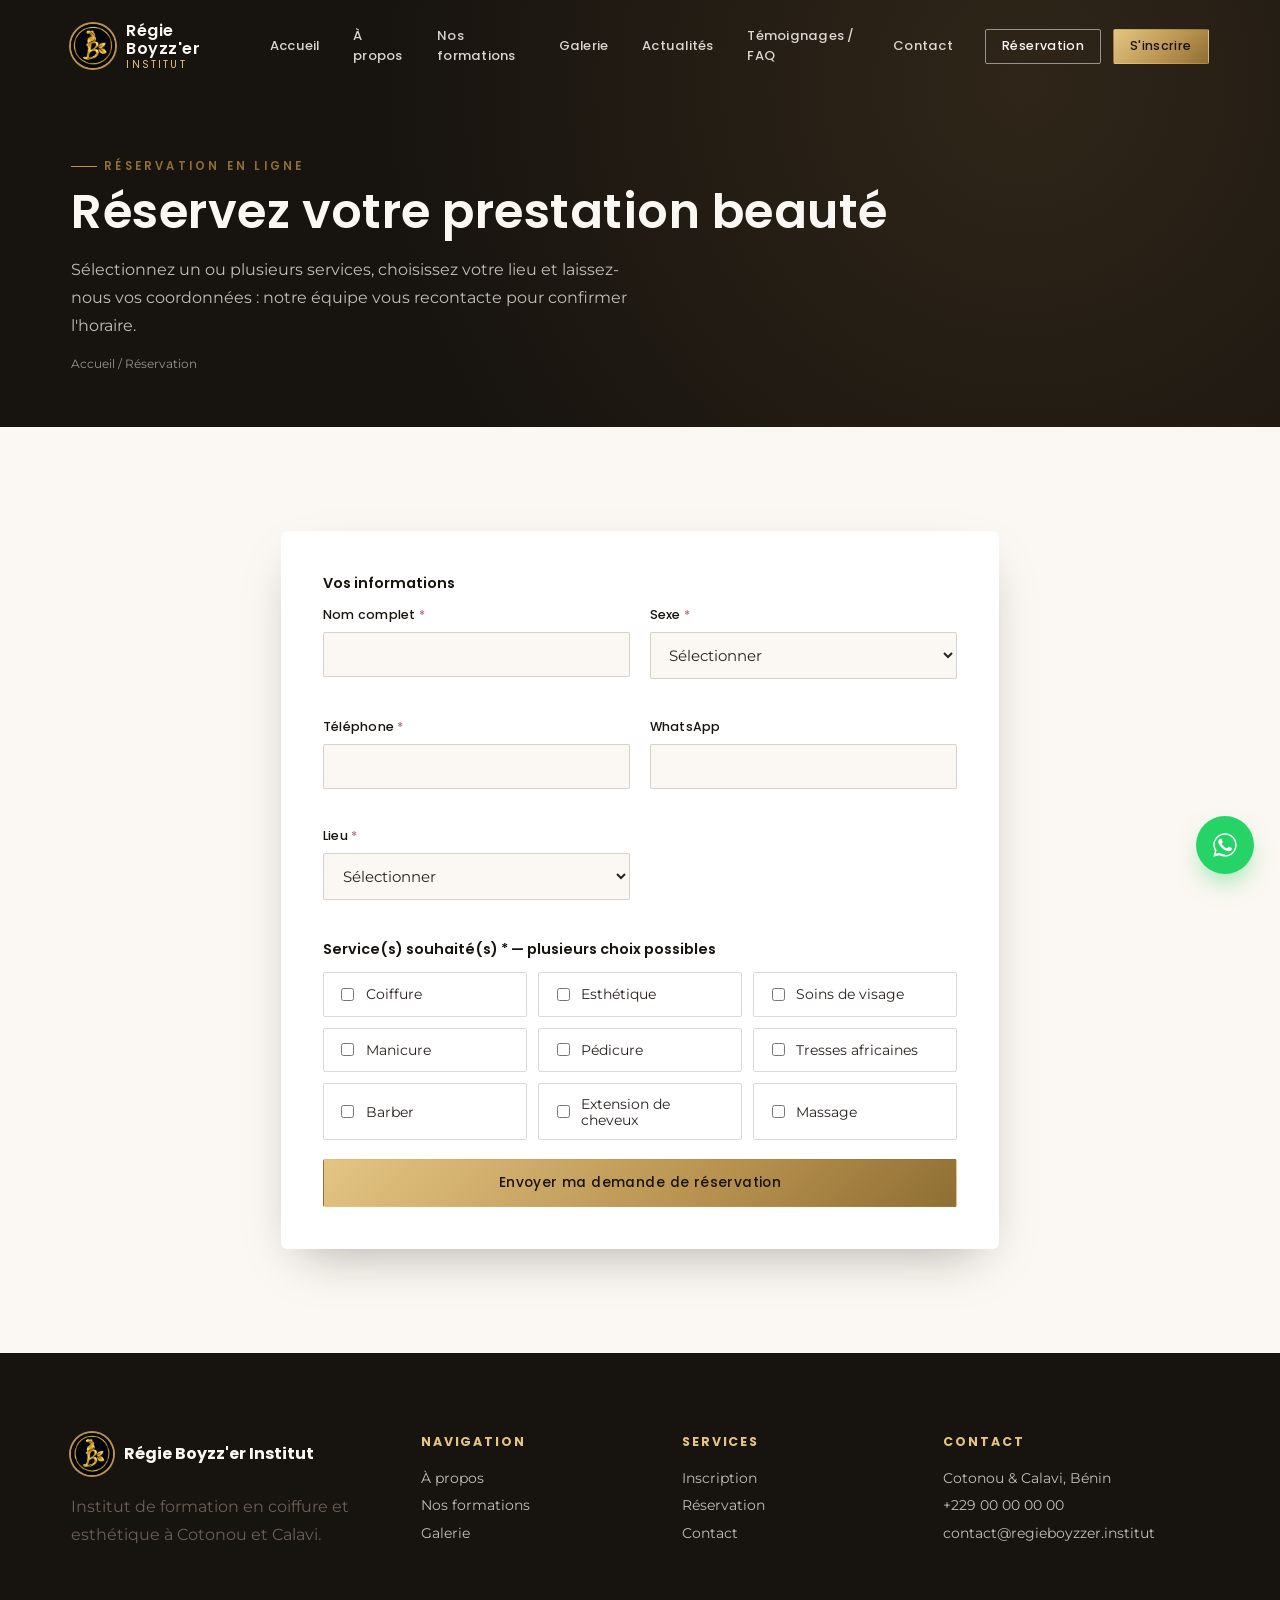
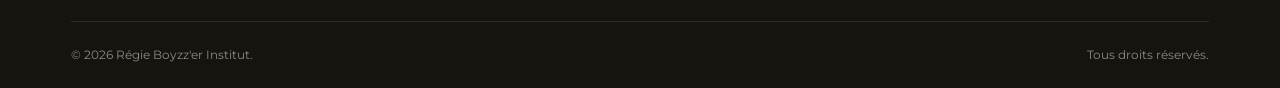
<file: reservation.html>
<!DOCTYPE html>
<html lang="fr">
<head>
<meta charset="UTF-8">
<meta name="viewport" content="width=device-width, initial-scale=1.0">
<title>Réservation en ligne — Régie Boyzz'er Institut</title>
<meta name="description" content="Réservez en ligne vos prestations de coiffure, esthétique, massage et plus, à Cotonou ou à Calavi.">
<link rel="icon" type="image/png" sizes="32x32" href="assets/img/favicon-32.png">
<link rel="apple-touch-icon" href="assets/img/favicon-180.png">
<link href="https://fonts.googleapis.com/css2?family=Poppins:wght@400;500;600;700&family=Montserrat:wght@400;500;600&display=swap" rel="stylesheet">
<link rel="stylesheet" href="assets/css/style.css">
</head>
<body>

<header class="entete solide">
  <div class="container">
    <a href="index.html" class="marque">
      <img src="assets/img/logo.png" alt="Logo Régie Boyzz'er Institut">
      <span class="txt"><strong>Régie Boyzz'er</strong><span>Institut</span></span>
    </a>
    <nav class="nav-principale">
      <a href="index.html">Accueil</a>
      <a href="a-propos.html">À propos</a>
      <a href="formations.html">Nos formations</a>
      <a href="galerie.html">Galerie</a>
      <a href="actualites.html">Actualités</a>
      <a href="temoignages.html">Témoignages / FAQ</a>
      <a href="contact.html">Contact</a>
    </nav>
    <div class="entete-actions">
      <a href="reservation.html" class="btn btn-ligne btn-sm">Réservation</a>
      <a href="inscription.html" class="btn btn-or btn-sm">S'inscrire</a>
      <button class="burger" aria-label="Ouvrir le menu"><span></span><span></span><span></span></button>
    </div>
  </div>
</header>

<div class="menu-mobile">
  <button class="fermer" aria-label="Fermer le menu">✕</button>
  <a href="index.html">Accueil</a>
  <a href="a-propos.html">À propos</a>
  <a href="formations.html">Nos formations</a>
  <a href="galerie.html">Galerie</a>
  <a href="actualites.html">Actualités</a>
  <a href="temoignages.html">Témoignages / FAQ</a>
  <a href="contact.html">Contact</a>
  <a href="reservation.html">Réservation</a>
  <a href="inscription.html">S'inscrire</a>
</div>

<section class="bandeau-page">
  <div class="container">
    <span class="eyebrow">Réservation en ligne</span>
    <h1 class="hero-titre" style="font-size:clamp(2rem,4vw,3rem);">Réservez votre prestation beauté</h1>
    <p style="max-width:560px; color:rgba(251,247,242,.75);">Sélectionnez un ou plusieurs services, choisissez votre lieu et laissez-nous vos coordonnées : notre équipe vous recontacte pour confirmer l'horaire.</p>
    <div class="fil-ariane"><a href="index.html">Accueil</a> / Réservation</div>
  </div>
</section>

<section class="section-blanc">
  <div class="container" style="max-width:820px;">

    <div id="confirmation-reservation" style="display:none;">
      <div class="recap-numero">
        <span>Votre demande de réservation a été envoyée</span>
      </div>
      <p class="texte-centre" style="margin-top:1.5rem;">Notre équipe vous contactera très prochainement par téléphone ou WhatsApp pour confirmer la date et l'heure de votre rendez-vous.</p>
      <div class="texte-centre">
        <a href="index.html" class="btn btn-noir">Retour à l'accueil</a>
      </div>
    </div>

    <form class="carte-form" id="form-reservation">
      <fieldset>
        <legend>Vos informations</legend>
        <div class="grille-champs">
          <div class="champ"><label>Nom complet <span class="req">*</span></label><input type="text" name="nom" required></div>
          <div class="champ">
            <label>Sexe <span class="req">*</span></label>
            <select name="sexe" required>
              <option value="">Sélectionner</option>
              <option value="feminin">Féminin</option>
              <option value="masculin">Masculin</option>
            </select>
          </div>
          <div class="champ"><label>Téléphone <span class="req">*</span></label><input type="tel" name="telephone" required></div>
          <div class="champ"><label>WhatsApp</label><input type="tel" name="whatsapp"></div>
          <div class="champ">
            <label>Lieu <span class="req">*</span></label>
            <select name="lieu" required>
              <option value="">Sélectionner</option>
              <option value="cotonou">Cotonou</option>
              <option value="calavi">Calavi</option>
            </select>
          </div>
        </div>
      </fieldset>

      <fieldset>
        <legend>Service(s) souhaité(s) <span class="req">*</span> — plusieurs choix possibles</legend>
        <div class="cases-services">
          <label class="case-service"><input type="checkbox" name="services" value="Coiffure"> Coiffure</label>
          <label class="case-service"><input type="checkbox" name="services" value="Esthétique"> Esthétique</label>
          <label class="case-service"><input type="checkbox" name="services" value="Soins de visage"> Soins de visage</label>
          <label class="case-service"><input type="checkbox" name="services" value="Manicure"> Manicure</label>
          <label class="case-service"><input type="checkbox" name="services" value="Pédicure"> Pédicure</label>
          <label class="case-service"><input type="checkbox" name="services" value="Tresses africaines"> Tresses africaines</label>
          <label class="case-service"><input type="checkbox" name="services" value="Barber"> Barber</label>
          <label class="case-service"><input type="checkbox" name="services" value="Extension de cheveux"> Extension de cheveux</label>
          <label class="case-service"><input type="checkbox" name="services" value="Massage"> Massage</label>
        </div>
      </fieldset>

      <button class="btn btn-or btn-bloc" type="submit">Envoyer ma demande de réservation</button>
    </form>
  </div>
</section>

<footer>
  <div class="container">
    <div class="footer-grille">
      <div>
        <div class="footer-marque"><img src="assets/img/logo.png" alt="Logo"><strong>Régie Boyzz'er Institut</strong></div>
        <p>Institut de formation en coiffure et esthétique à Cotonou et Calavi.</p>
      </div>
      <div><h4>Navigation</h4><ul><li><a href="a-propos.html">À propos</a></li><li><a href="formations.html">Nos formations</a></li><li><a href="galerie.html">Galerie</a></li></ul></div>
      <div><h4>Services</h4><ul><li><a href="inscription.html">Inscription</a></li><li><a href="reservation.html">Réservation</a></li><li><a href="contact.html">Contact</a></li></ul></div>
      <div><h4>Contact</h4><ul><li>Cotonou & Calavi, Bénin</li><li>+229 00 00 00 00</li><li>contact@regieboyzzer.institut</li></ul></div>
    </div>
    <div class="footer-bas"><span>© 2026 Régie Boyzz'er Institut.</span><span>Tous droits réservés.</span></div>
  </div>
</footer>

<a href="https://wa.me/22900000000" target="_blank" class="whatsapp-flottant" aria-label="Contacter sur WhatsApp">
  <svg width="28" height="28" viewBox="0 0 24 24" fill="currentColor"><path d="M17.5 14.4c-.3-.1-1.7-.9-2-1-.3-.1-.5-.1-.6.1-.2.3-.7 1-.9 1.2-.2.2-.3.2-.6.1-.3-.1-1.3-.5-2.4-1.5-.9-.8-1.5-1.8-1.7-2.1-.2-.3 0-.5.1-.6.1-.1.3-.3.4-.5.1-.1.2-.3.3-.4.1-.2 0-.4 0-.5C10 9 9.4 7.6 9.1 7c-.2-.5-.5-.4-.6-.4h-.5c-.2 0-.5.1-.7.3-.3.3-1 1-1 2.4 0 1.4 1 2.8 1.2 3 .1.2 2 3.1 4.9 4.3.7.3 1.2.5 1.6.6.7.2 1.3.2 1.8.1.6-.1 1.7-.7 1.9-1.3.2-.7.2-1.2.2-1.3-.1-.2-.3-.2-.6-.4z"/><path d="M12 2C6.5 2 2 6.5 2 12c0 1.8.5 3.6 1.4 5.1L2 22l5.1-1.3c1.4.8 3.1 1.2 4.9 1.2 5.5 0 10-4.5 10-10S17.5 2 12 2zm0 18.1c-1.6 0-3.2-.4-4.5-1.2l-.3-.2-3.3.9.9-3.2-.2-.3C3.7 14.6 3.2 13 3.2 12c0-4.8 3.9-8.7 8.8-8.7 4.8 0 8.7 3.9 8.7 8.7 0 4.9-3.9 8.8-8.7 8.8z"/></svg>
</a>

<script src="assets/js/data.js"></script>
<script src="assets/js/main.js"></script>
</body>
</html>
</file>
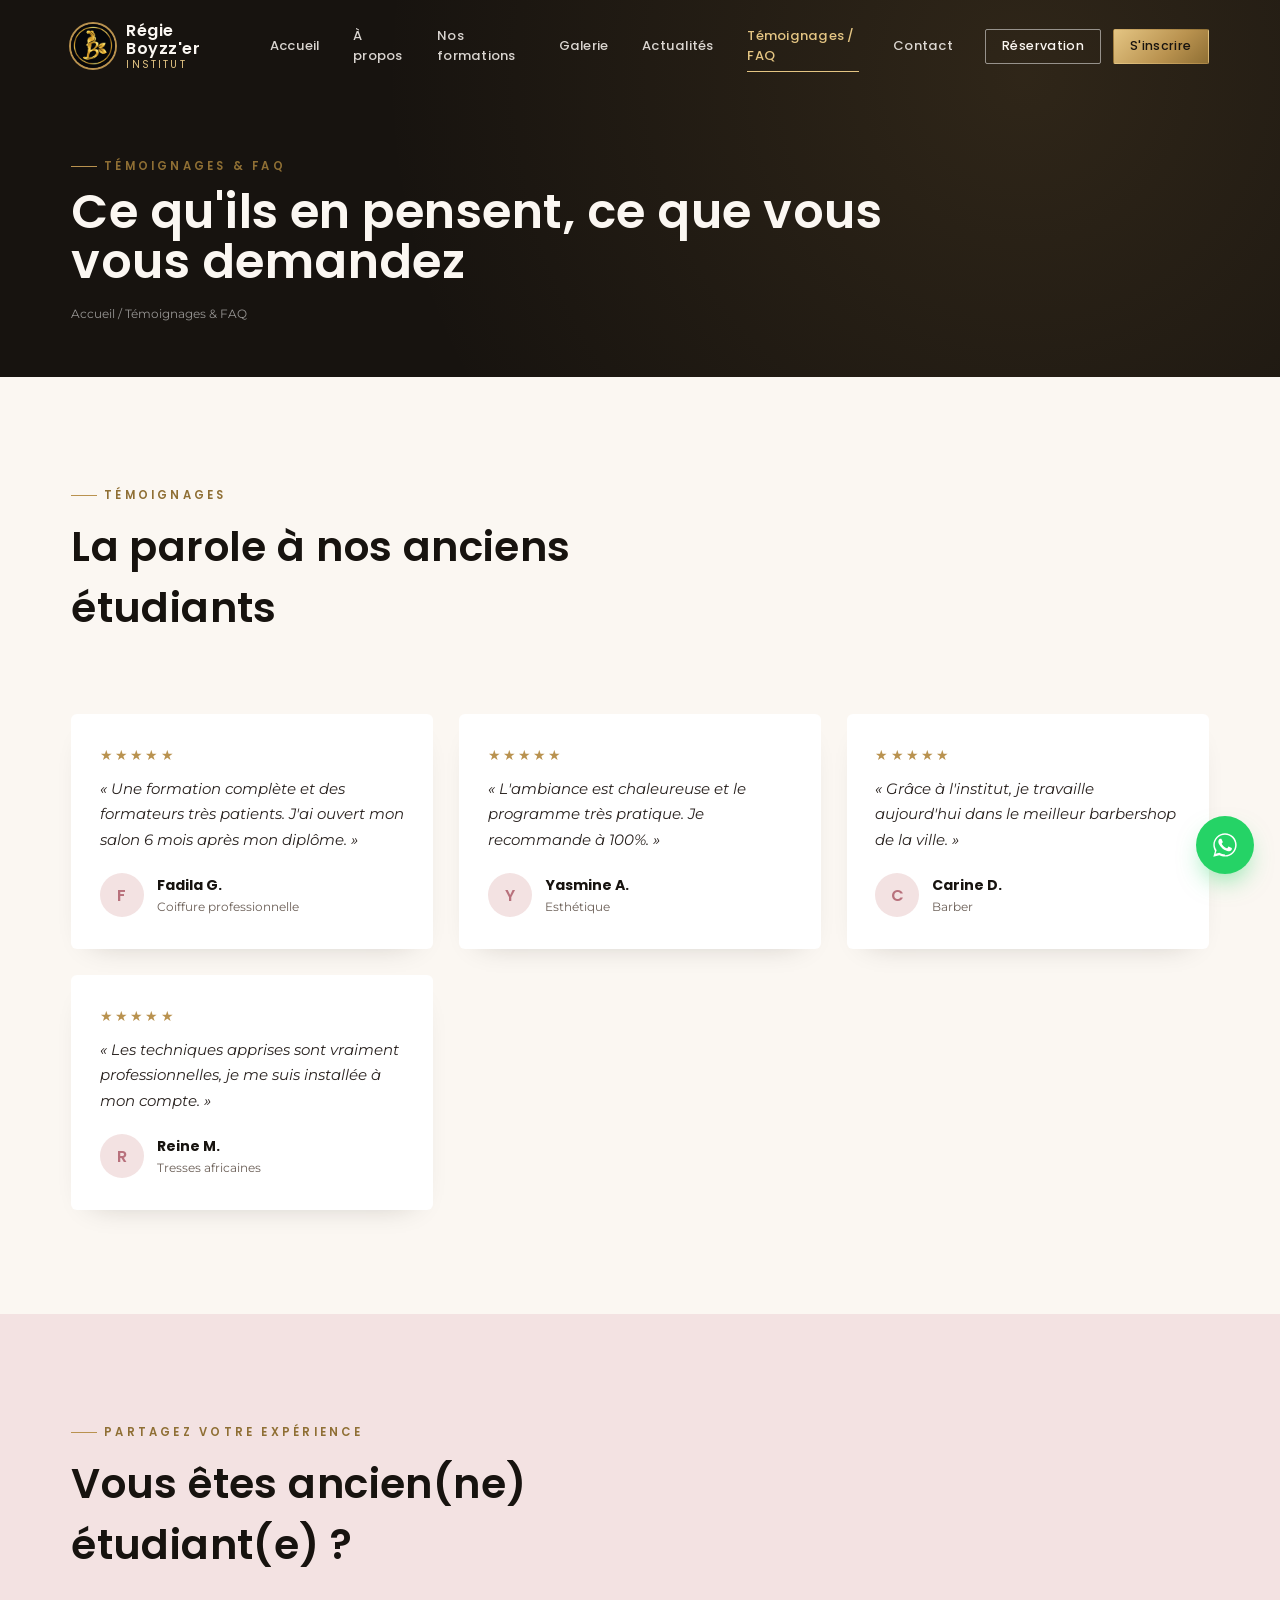
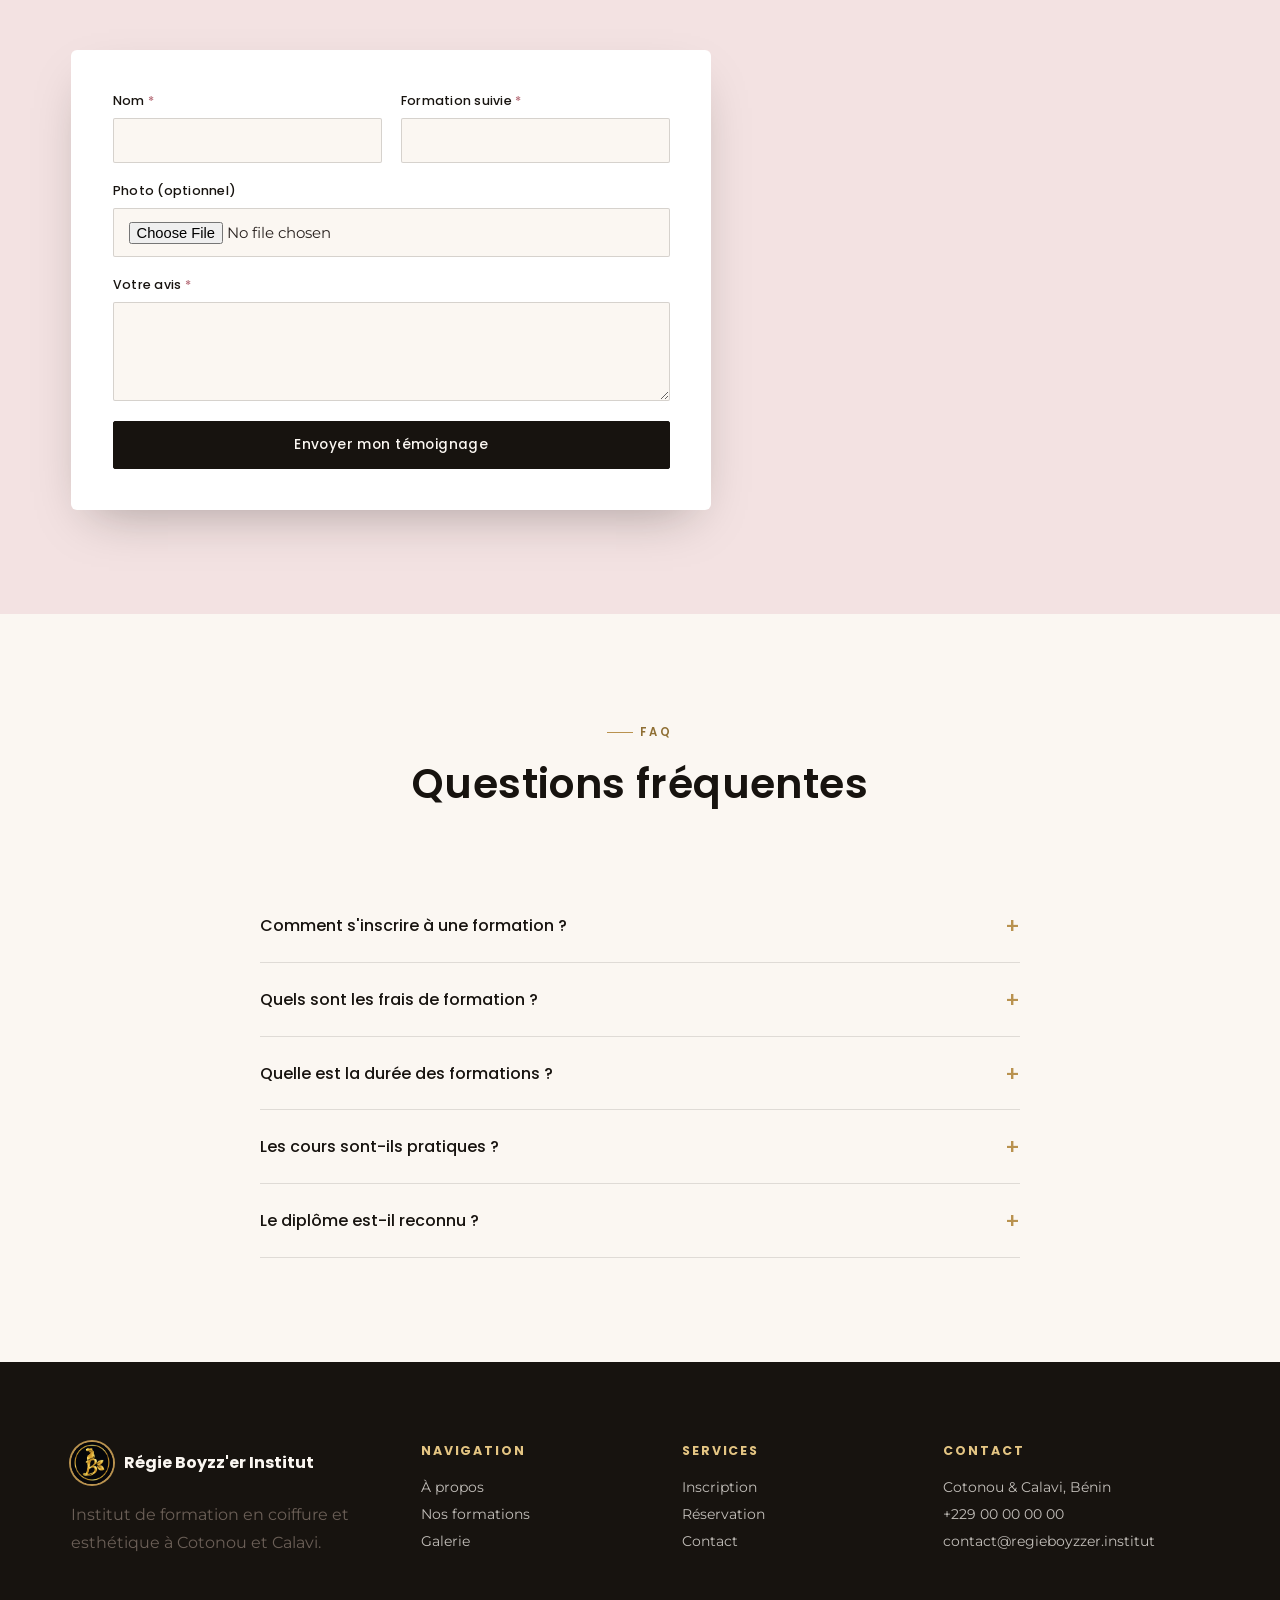
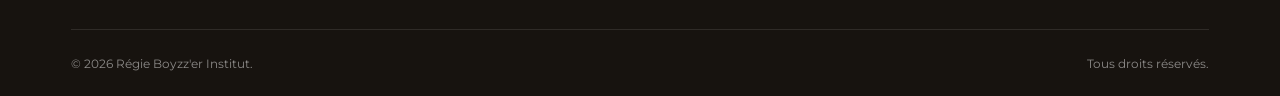
<file: temoignages.html>
<!DOCTYPE html>
<html lang="fr">
<head>
<meta charset="UTF-8">
<meta name="viewport" content="width=device-width, initial-scale=1.0">
<title>Témoignages & FAQ — Régie Boyzz'er Institut</title>
<meta name="description" content="Découvrez les avis de nos anciens étudiants et les réponses aux questions fréquentes sur l'inscription, les frais, la durée et la reconnaissance de nos formations.">
<link rel="icon" type="image/png" sizes="32x32" href="assets/img/favicon-32.png">
<link rel="apple-touch-icon" href="assets/img/favicon-180.png">
<link href="https://fonts.googleapis.com/css2?family=Poppins:wght@400;500;600;700&family=Montserrat:wght@400;500;600&display=swap" rel="stylesheet">
<link rel="stylesheet" href="assets/css/style.css">
</head>
<body>

<header class="entete solide">
  <div class="container">
    <a href="index.html" class="marque">
      <img src="assets/img/logo.png" alt="Logo Régie Boyzz'er Institut">
      <span class="txt"><strong>Régie Boyzz'er</strong><span>Institut</span></span>
    </a>
    <nav class="nav-principale">
      <a href="index.html">Accueil</a>
      <a href="a-propos.html">À propos</a>
      <a href="formations.html">Nos formations</a>
      <a href="galerie.html">Galerie</a>
      <a href="actualites.html">Actualités</a>
      <a href="temoignages.html" class="actif">Témoignages / FAQ</a>
      <a href="contact.html">Contact</a>
    </nav>
    <div class="entete-actions">
      <a href="reservation.html" class="btn btn-ligne btn-sm">Réservation</a>
      <a href="inscription.html" class="btn btn-or btn-sm">S'inscrire</a>
      <button class="burger" aria-label="Ouvrir le menu"><span></span><span></span><span></span></button>
    </div>
  </div>
</header>

<div class="menu-mobile">
  <button class="fermer" aria-label="Fermer le menu">✕</button>
  <a href="index.html">Accueil</a>
  <a href="a-propos.html">À propos</a>
  <a href="formations.html">Nos formations</a>
  <a href="galerie.html">Galerie</a>
  <a href="actualites.html">Actualités</a>
  <a href="temoignages.html">Témoignages / FAQ</a>
  <a href="contact.html">Contact</a>
  <a href="reservation.html">Réservation</a>
  <a href="inscription.html">S'inscrire</a>
</div>

<section class="bandeau-page">
  <div class="container">
    <span class="eyebrow">Témoignages & FAQ</span>
    <h1 class="hero-titre" style="font-size:clamp(2rem,4vw,3rem);">Ce qu'ils en pensent, ce que vous vous demandez</h1>
    <div class="fil-ariane"><a href="index.html">Accueil</a> / Témoignages & FAQ</div>
  </div>
</section>

<section class="section-blanc">
  <div class="container">
    <div class="entete-section">
      <div class="reveal"><span class="eyebrow">Témoignages</span><h2 class="section-title">La parole à nos anciens étudiants</h2></div>
    </div>
    <div class="grille-temoignages" id="liste-temoignages"></div>
  </div>
</section>

<section class="section-rose">
  <div class="container">
    <div class="entete-section">
      <div class="reveal"><span class="eyebrow">Partagez votre expérience</span><h2 class="section-title">Vous êtes ancien(ne) étudiant(e) ?</h2></div>
    </div>
    <div class="carte-form reveal" style="max-width:640px;">
      <div class="msg-etat" id="confirmation-temoignage">Merci pour votre témoignage ! Il sera publié après validation par notre équipe.</div>
      <form id="form-temoignage">
        <div class="grille-champs">
          <div class="champ"><label>Nom <span class="req">*</span></label><input type="text" name="nom" required></div>
          <div class="champ"><label>Formation suivie <span class="req">*</span></label><input type="text" name="formation" required></div>
        </div>
        <div class="champ"><label>Photo (optionnel)</label><input type="file" name="photo" accept="image/*"></div>
        <div class="champ"><label>Votre avis <span class="req">*</span></label><textarea name="avis" rows="4" required></textarea></div>
        <button class="btn btn-noir btn-bloc" type="submit">Envoyer mon témoignage</button>
      </form>
    </div>
  </div>
</section>

<section class="section-blanc">
  <div class="container">
    <div class="entete-section" style="justify-content:center;">
      <div class="reveal texte-centre" style="max-width:640px; margin:0 auto;">
        <span class="eyebrow" style="justify-content:center;">FAQ</span>
        <h2 class="section-title center">Questions fréquentes</h2>
      </div>
    </div>
    <div class="accordeon reveal" id="accordeon-faq"></div>
  </div>
</section>

<footer>
  <div class="container">
    <div class="footer-grille">
      <div>
        <div class="footer-marque"><img src="assets/img/logo.png" alt="Logo"><strong>Régie Boyzz'er Institut</strong></div>
        <p>Institut de formation en coiffure et esthétique à Cotonou et Calavi.</p>
      </div>
      <div><h4>Navigation</h4><ul><li><a href="a-propos.html">À propos</a></li><li><a href="formations.html">Nos formations</a></li><li><a href="galerie.html">Galerie</a></li></ul></div>
      <div><h4>Services</h4><ul><li><a href="inscription.html">Inscription</a></li><li><a href="reservation.html">Réservation</a></li><li><a href="contact.html">Contact</a></li></ul></div>
      <div><h4>Contact</h4><ul><li>Cotonou & Calavi, Bénin</li><li>+229 00 00 00 00</li><li>contact@regieboyzzer.institut</li></ul></div>
    </div>
    <div class="footer-bas"><span>© 2026 Régie Boyzz'er Institut.</span><span>Tous droits réservés.</span></div>
  </div>
</footer>

<a href="https://wa.me/22900000000" target="_blank" class="whatsapp-flottant" aria-label="Contacter sur WhatsApp">
  <svg width="28" height="28" viewBox="0 0 24 24" fill="currentColor"><path d="M17.5 14.4c-.3-.1-1.7-.9-2-1-.3-.1-.5-.1-.6.1-.2.3-.7 1-.9 1.2-.2.2-.3.2-.6.1-.3-.1-1.3-.5-2.4-1.5-.9-.8-1.5-1.8-1.7-2.1-.2-.3 0-.5.1-.6.1-.1.3-.3.4-.5.1-.1.2-.3.3-.4.1-.2 0-.4 0-.5C10 9 9.4 7.6 9.1 7c-.2-.5-.5-.4-.6-.4h-.5c-.2 0-.5.1-.7.3-.3.3-1 1-1 2.4 0 1.4 1 2.8 1.2 3 .1.2 2 3.1 4.9 4.3.7.3 1.2.5 1.6.6.7.2 1.3.2 1.8.1.6-.1 1.7-.7 1.9-1.3.2-.7.2-1.2.2-1.3-.1-.2-.3-.2-.6-.4z"/><path d="M12 2C6.5 2 2 6.5 2 12c0 1.8.5 3.6 1.4 5.1L2 22l5.1-1.3c1.4.8 3.1 1.2 4.9 1.2 5.5 0 10-4.5 10-10S17.5 2 12 2zm0 18.1c-1.6 0-3.2-.4-4.5-1.2l-.3-.2-3.3.9.9-3.2-.2-.3C3.7 14.6 3.2 13 3.2 12c0-4.8 3.9-8.7 8.8-8.7 4.8 0 8.7 3.9 8.7 8.7 0 4.9-3.9 8.8-8.7 8.8z"/></svg>
</a>

<script src="assets/js/data.js"></script>
<script src="assets/js/main.js"></script>
<script>
  (function(){
    const temoignages = RB.lire("temoignages", TEMOIGNAGES_DEFAUT);
    document.getElementById("liste-temoignages").innerHTML = temoignages.map(t => `
      <div class="carte-temoignage reveal">
        <div class="etoiles">★★★★★</div>
        <p>« ${t.avis} »</p>
        <div class="temoin">
          <div class="avatar">${t.nom.charAt(0)}</div>
          <div><strong>${t.nom}</strong><span>${t.formation}</span></div>
        </div>
      </div>`).join("");

    const faq = RB.lire("faq", FAQ_DEFAUT);
    document.getElementById("accordeon-faq").innerHTML = faq.map((f,i) => `
      <div class="accordeon-item">
        <button class="accordeon-tete">${f.q}<span class="plus">+</span></button>
        <div class="accordeon-corps"><p>${f.r}</p></div>
      </div>`).join("");

    // ré-attacher les évènements accordéon (créés dynamiquement)
    document.querySelectorAll(".accordeon-tete").forEach(tete => {
      tete.addEventListener("click", () => {
        const item = tete.closest(".accordeon-item");
        const corps = item.querySelector(".accordeon-corps");
        const ouvert = item.classList.contains("ouvert");
        document.querySelectorAll(".accordeon-item").forEach(i => {
          i.classList.remove("ouvert");
          i.querySelector(".accordeon-corps").style.maxHeight = null;
        });
        if(!ouvert){ item.classList.add("ouvert"); corps.style.maxHeight = corps.scrollHeight + "px"; }
      });
    });

    reobserverReveal();
  })();
</script>
</body>
</html>
</file>
<file: assets/css/style.css>
/* ==========================================================================
   Régie Boyzz'er Institut — feuille de style principale
   Palette : noir profond, blanc cassé, rose poudré, doré
   Typo : Poppins (titres) / Montserrat (texte courant)
   ========================================================================== */

:root{
  --noir:        #17130f;
  --noir-doux:   #241d18;
  --blanc:       #fbf7f2;
  --blanc-pur:   #ffffff;
  --rose:        #d9a0a7;
  --rose-fonce:  #b8717c;
  --rose-pale:   #f3e2e2;
  --dore:        #b9924f;
  --dore-clair:  #e4c583;
  --dore-fonce:  #8f6f34;
  --texte:       #2a2320;
  --texte-doux:  #6b5f57;
  --ombre:       0 20px 50px -20px rgba(23,19,15,.35);
  --rayon:       2px;
  --rayon-lg:    6px;
  --marge-page:  clamp(1.25rem, 4vw, 5rem);
}

*,*::before,*::after{ box-sizing:border-box; }
html{ scroll-behavior:smooth; }
body{
  margin:0;
  font-family:'Montserrat', sans-serif;
  color:var(--texte);
  background:var(--blanc);
  -webkit-font-smoothing:antialiased;
  overflow-x:hidden;
}
h1,h2,h3,h4{
  font-family:'Poppins', sans-serif;
  margin:0 0 .6em;
  color:var(--noir);
  letter-spacing:.01em;
}
h1{ font-weight:600; }
h2{ font-weight:600; }
p{ line-height:1.75; color:var(--texte-doux); margin:0 0 1em; }
a{ color:inherit; text-decoration:none; }
img{ max-width:100%; display:block; }
ul{ margin:0; padding:0; list-style:none; }
button{ font-family:inherit; cursor:pointer; }

.container{ max-width:1240px; margin:0 auto; padding:0 var(--marge-page); }

/* ---------- Eyebrow / label structurel ---------- */
.eyebrow{
  display:inline-flex; align-items:center; gap:.6em;
  font-family:'Poppins', sans-serif;
  font-size:.72rem; letter-spacing:.28em; text-transform:uppercase;
  color:var(--dore-fonce); font-weight:600; margin-bottom:1em;
}
.eyebrow::before{
  content:''; width:26px; height:1px; background:var(--dore);
}

.section-title{ font-size:clamp(1.8rem,3.2vw,2.6rem); max-width:640px; }
.section-title.center{ margin-left:auto; margin-right:auto; text-align:center; }
.section-lead{ max-width:560px; }
.section-lead.center{ margin-left:auto; margin-right:auto; text-align:center; }

/* ---------- Boutons ---------- */
.btn{
  display:inline-flex; align-items:center; justify-content:center; gap:.55em;
  font-family:'Poppins', sans-serif; font-weight:500; font-size:.86rem;
  letter-spacing:.03em;
  padding:.95em 2em; border-radius:var(--rayon);
  border:1px solid transparent; transition:all .25s ease;
  white-space:nowrap;
}
.btn-or{
  background:linear-gradient(135deg,var(--dore-clair),var(--dore) 60%,var(--dore-fonce));
  color:var(--noir);
}
.btn-or:hover{ transform:translateY(-2px); box-shadow:0 14px 28px -12px rgba(185,146,79,.55); }
.btn-noir{ background:var(--noir); color:var(--blanc); border-color:var(--noir); }
.btn-noir:hover{ background:var(--noir-doux); transform:translateY(-2px); }
.btn-ligne{ background:transparent; color:var(--blanc); border-color:rgba(255,255,255,.5); }
.btn-ligne:hover{ background:rgba(255,255,255,.12); }
.btn-ligne-noir{ background:transparent; color:var(--noir); border-color:var(--noir); }
.btn-ligne-noir:hover{ background:var(--noir); color:var(--blanc); }
.btn-rose{ background:var(--rose); color:var(--blanc-pur); }
.btn-rose:hover{ background:var(--rose-fonce); transform:translateY(-2px); }
.btn-sm{ padding:.6em 1.3em; font-size:.78rem; }
.btn-bloc{ width:100%; }

/* ---------- Header ---------- */
.entete{
  position:fixed; top:0; left:0; right:0; z-index:200;
  background:rgba(23,19,15,0);
  transition:background .35s ease, box-shadow .35s ease, padding .35s ease;
  padding:1.4rem 0;
}
.entete.solide{
  background:rgba(23,19,15,.94); backdrop-filter:blur(10px);
  box-shadow:0 8px 30px -20px rgba(0,0,0,.6);
  padding:.85rem 0;
}
.entete .container{ display:flex; align-items:center; justify-content:space-between; gap:2rem; }
.marque{ display:flex; align-items:center; gap:.7rem; }
.marque img{ height:44px; width:44px; border-radius:50%; object-fit:cover; box-shadow:0 0 0 2px var(--dore); }
.marque .txt{ font-family:'Poppins',sans-serif; color:var(--blanc); line-height:1.1; }
.marque .txt strong{ display:block; font-size:1rem; letter-spacing:.03em; font-weight:600; }
.marque .txt span{ display:block; font-size:.62rem; letter-spacing:.22em; color:var(--dore-clair); text-transform:uppercase; margin-top:.2em; }

.nav-principale{ display:flex; align-items:center; gap:2.1rem; }
.nav-principale a{
  font-family:'Poppins',sans-serif; font-size:.82rem; font-weight:500;
  color:rgba(251,247,242,.85); letter-spacing:.02em; position:relative; padding:.3em 0;
}
.nav-principale a::after{
  content:''; position:absolute; left:0; bottom:-2px; width:0; height:1px;
  background:var(--dore-clair); transition:width .25s ease;
}
.nav-principale a:hover::after, .nav-principale a.actif::after{ width:100%; }
.nav-principale a.actif{ color:var(--dore-clair); }

.entete-actions{ display:flex; align-items:center; gap:.7rem; }
.burger{
  display:none; flex-direction:column; gap:5px; background:none; border:none; padding:.4rem;
}
.burger span{ width:24px; height:2px; background:var(--blanc); display:block; }

/* ---------- Hero / slider ---------- */
.hero{
  position:relative; min-height:50vh; display:flex; align-items:flex-end;
  background:var(--noir); overflow:hidden;
}
.hero-slide{
  position:absolute; inset:0; opacity:0; transition:opacity 1.4s ease;
  background-size:cover; background-position:center;
}
.hero-slide.actif{ opacity:1; }
.hero-slide::after{
  content:''; position:absolute; inset:0;
  background:linear-gradient(0deg, rgba(23,19,15,.92) 5%, rgba(23,19,15,.45) 55%, rgba(23,19,15,.55) 100%);
}
.hero-contenu{
  position:relative; z-index:1; color:var(--blanc);
  padding:1rem var(--marge-page) 1rem;
  max-width:1000px; margin:0 auto; width:100%;
}
.hero-contenu .eyebrow{ color:var(--dore-clair); }
.hero-contenu .eyebrow::before{ background:var(--dore-clair); }
.hero-titre{
  font-size:clamp(2.4rem,6vw,4.6rem); line-height:1.05; color:var(--blanc);
  max-width:820px; margin-bottom:.4em;
}
.hero-titre em{ font-style:normal; color:var(--dore-clair); }
.hero-texte{ max-width:480px; color:rgba(251,247,242,.8); font-size:1.02rem; }
.hero-actions{ display:flex; flex-wrap:wrap; gap:1rem; margin-top:2rem; }
.hero-points{
  display:flex; gap:2.2rem; margin-top:3.2rem; flex-wrap:wrap;
  border-top:1px solid rgba(255,255,255,.18); padding-top:1.6rem;
}
.hero-points .pt strong{ display:block; font-family:'Poppins'; font-size:1.5rem; color:var(--dore-clair); }
.hero-points .pt span{ font-size:.72rem; letter-spacing:.12em; text-transform:uppercase; color:rgba(255,255,255,.6); }
.hero-dots{ position:absolute; bottom:2.4rem; right:var(--marge-page); z-index:3; display:flex; gap:.5rem; }
.hero-dots button{
  width:26px; height:2px; background:rgba(255,255,255,.4); border:none; padding:0; transition:background .3s;
}
.hero-dots button.actif{ background:var(--dore-clair); }

/* ---------- Bandeau annonce ---------- */
.bandeau{
  background:var(--noir); color:var(--dore-clair); text-align:center;
  padding:.55rem 1rem; font-size:.78rem; letter-spacing:.05em;
  font-family:'Poppins'; position:relative; z-index:150;
}

/* ---------- Sections génériques ---------- */
section{ padding:6.5rem 0; }
.section-blanc{ background:var(--blanc); }
.section-claire{ background:var(--blanc-pur); }
.section-noire{ background:var(--noir); color:var(--blanc); }
.section-noire h2, .section-noire h3{ color:var(--blanc); }
.section-noire p{ color:rgba(251,247,242,.68); }
.section-rose{ background:var(--rose-pale); }
.entete-section{ display:flex; justify-content:space-between; align-items:flex-end; gap:2rem; margin-bottom:3.2rem; flex-wrap:wrap; }

/* ---------- Cartes formation ---------- */
.grille-formations{ display:grid; grid-template-columns:repeat(auto-fit,minmax(270px,1fr)); gap:1.8rem; }
.carte-formation{
  background:var(--blanc-pur); border-radius:var(--rayon-lg); overflow:hidden;
  box-shadow:0 12px 34px -22px rgba(23,19,15,.35);
  transition:transform .3s ease, box-shadow .3s ease;
  display:flex; flex-direction:column;
}
.carte-formation:hover{ transform:translateY(-6px); box-shadow:0 26px 48px -22px rgba(23,19,15,.4); }
.carte-formation .visuel{
  height:190px; position:relative;
  display:flex; align-items:center; justify-content:center;
  color:var(--blanc); font-family:'Poppins'; font-size:2.6rem;
}
.carte-formation .visuel span.tag{
  position:absolute; top:.9rem; left:.9rem; background:rgba(23,19,15,.55);
  color:var(--dore-clair); font-size:.65rem; letter-spacing:.1em; text-transform:uppercase;
  padding:.35em .8em; border-radius:20px; font-family:'Poppins';
}
.carte-formation .corps{ padding:1.5rem 1.5rem 1.7rem; display:flex; flex-direction:column; gap:.7rem; flex:1; }
.carte-formation h3{ font-size:1.15rem; margin-bottom:0; }
.carte-formation .meta{ display:flex; gap:1rem; font-size:.74rem; color:var(--texte-doux); letter-spacing:.03em; }
.carte-formation .meta span{ display:flex; align-items:center; gap:.35em; }
.carte-formation p{ font-size:.88rem; margin:0; }
.carte-formation .bas{ margin-top:auto; display:flex; justify-content:space-between; align-items:center; padding-top:.6rem; }
.lien-fleche{ font-family:'Poppins'; font-size:.8rem; font-weight:600; color:var(--dore-fonce); display:inline-flex; align-items:center; gap:.4em; }
.lien-fleche svg{ transition:transform .25s; }
.carte-formation:hover .lien-fleche svg{ transform:translateX(4px); }

/* Palette dégradés pour visuels (pas de photos) */
.deg-1{ background:linear-gradient(135deg,#4a2f34,#b8717c); }
.deg-2{ background:linear-gradient(135deg,#221a12,#b9924f); }
.deg-3{ background:linear-gradient(135deg,#312622,#d9a0a7); }
.deg-4{ background:linear-gradient(135deg,#17130f,#8f6f34); }
.deg-5{ background:linear-gradient(135deg,#3a2a2c,#e4c583); }
.deg-6{ background:linear-gradient(135deg,#241d18,#d9a0a7); }
.deg-7{ background:linear-gradient(135deg,#402a2e,#b9924f); }
.deg-8{ background:linear-gradient(135deg,#1c1713,#c98a97); }

/* ---------- Pourquoi nous / atouts ---------- */
.grille-atouts{ display:grid; grid-template-columns:repeat(auto-fit,minmax(230px,1fr)); gap:2.4rem; }
.atout{ position:relative; padding-left:0; }
.atout .num{ font-family:'Poppins'; font-size:.75rem; letter-spacing:.15em; color:var(--dore); margin-bottom:.8em; display:block; }
.atout h3{ font-size:1.1rem; }
.atout p{ font-size:.88rem; }

/* ---------- Témoignages ---------- */
.grille-temoignages{ display:grid; grid-template-columns:repeat(auto-fit,minmax(280px,1fr)); gap:1.6rem; }
.carte-temoignage{
  background:var(--blanc-pur); padding:2rem 1.8rem; border-radius:var(--rayon-lg);
  box-shadow:0 12px 30px -22px rgba(23,19,15,.3); position:relative;
}
.carte-temoignage .etoiles{ color:var(--dore); letter-spacing:.15em; margin-bottom:.9em; font-size:.9rem; }
.carte-temoignage p{ font-style:italic; color:var(--texte); font-size:.92rem; }
.temoin{ display:flex; align-items:center; gap:.8rem; margin-top:1.2rem; }
.temoin .avatar{
  width:44px; height:44px; border-radius:50%; background:var(--rose-pale);
  display:flex; align-items:center; justify-content:center; font-family:'Poppins';
  color:var(--rose-fonce); font-weight:600;
}
.temoin strong{ display:block; font-family:'Poppins'; font-size:.88rem; color:var(--noir); }
.temoin span{ font-size:.72rem; color:var(--texte-doux); }

/* ---------- Galerie ---------- */
.filtres-galerie{ display:flex; flex-wrap:wrap; gap:.6rem; margin-bottom:2.4rem; }
.filtre-btn{
  font-family:'Poppins'; font-size:.76rem; letter-spacing:.04em; padding:.55em 1.3em;
  border:1px solid rgba(23,19,15,.15); border-radius:20px; background:transparent; color:var(--texte);
  transition:all .2s;
}
.filtre-btn:hover{ border-color:var(--dore); }
.filtre-btn.actif{ background:var(--noir); border-color:var(--noir); color:var(--blanc); }
.grille-galerie{ display:grid; grid-template-columns:repeat(auto-fill,minmax(240px,1fr)); gap:1rem; }
.item-galerie{
  aspect-ratio:4/5; border-radius:var(--rayon); overflow:hidden; position:relative;
  display:flex; align-items:flex-end; cursor:pointer;
}
.item-galerie .etiquette{
  position:relative; z-index:2; padding:1rem; color:var(--blanc); font-family:'Poppins'; font-size:.8rem;
}
.item-galerie::after{ content:''; position:absolute; inset:0; background:linear-gradient(0deg,rgba(0,0,0,.55),transparent 55%); }
.item-galerie:hover{ opacity:.92; }

/* ---------- Actualités ---------- */
.grille-actus{ display:grid; grid-template-columns:repeat(auto-fit,minmax(280px,1fr)); gap:1.8rem; }
.carte-actu{ background:var(--blanc-pur); border-radius:var(--rayon-lg); overflow:hidden; box-shadow:0 12px 30px -22px rgba(23,19,15,.3); }
.carte-actu .visuel{ height:170px; }
.carte-actu .corps{ padding:1.4rem 1.5rem 1.6rem; }
.carte-actu .date{ font-family:'Poppins'; font-size:.7rem; letter-spacing:.1em; text-transform:uppercase; color:var(--dore-fonce); }
.carte-actu h3{ font-size:1.05rem; margin:.5em 0; }
.carte-actu p{ font-size:.86rem; }

/* ---------- FAQ ---------- */
.accordeon{ max-width:760px; margin:0 auto; }
.accordeon-item{ border-bottom:1px solid rgba(23,19,15,.12); }
.accordeon-tete{
  width:100%; background:none; border:none; text-align:left; padding:1.3rem 0;
  display:flex; justify-content:space-between; align-items:center; gap:1rem;
  font-family:'Poppins'; font-weight:500; color:var(--noir); font-size:1rem;
}
.accordeon-tete .plus{ font-size:1.3rem; color:var(--dore); transition:transform .3s; flex:none; }
.accordeon-item.ouvert .plus{ transform:rotate(45deg); }
.accordeon-corps{ max-height:0; overflow:hidden; transition:max-height .35s ease; }
.accordeon-corps p{ padding-bottom:1.3rem; font-size:.9rem; }

/* ---------- Formulaires ---------- */
.carte-form{
  background:var(--blanc-pur); border-radius:var(--rayon-lg); padding:2.6rem;
  box-shadow:var(--ombre);
}
.grille-champs{ display:grid; grid-template-columns:1fr 1fr; gap:1.2rem; }
.champ{ margin-bottom:1.2rem; display:flex; flex-direction:column; gap:.5rem; }
.champ.pleine{ grid-column:1 / -1; }
.champ label{ font-family:'Poppins'; font-size:.78rem; font-weight:500; color:var(--noir); letter-spacing:.02em; }
.champ label .req{ color:var(--rose-fonce); }
.champ input, .champ select, .champ textarea{
  font-family:'Montserrat'; font-size:.92rem; padding:.85em 1em;
  border:1px solid rgba(23,19,15,.16); border-radius:var(--rayon); background:var(--blanc);
  color:var(--texte); transition:border-color .2s;
}
.champ input:focus, .champ select:focus, .champ textarea:focus{
  outline:none; border-color:var(--dore); background:var(--blanc-pur);
}
.champ.fichier{ position:relative; }
.champ .aide{ font-size:.72rem; color:var(--texte-doux); }
fieldset{ border:none; padding:0; margin:0 0 1.2rem; }
fieldset legend{ font-family:'Poppins'; font-size:.9rem; font-weight:600; color:var(--noir); margin-bottom:.8rem; padding:0; }
.cases-services{ display:grid; grid-template-columns:repeat(auto-fill,minmax(190px,1fr)); gap:.7rem; }
.case-service{
  border:1px solid rgba(23,19,15,.16); border-radius:var(--rayon); padding:.85em 1em;
  display:flex; align-items:center; gap:.6em; font-size:.85rem; cursor:pointer; transition:all .2s;
}
.case-service:has(input:checked){ border-color:var(--dore); background:var(--rose-pale); }
.case-service input{ accent-color:var(--dore-fonce); }
.msg-etat{ display:none; padding:1rem 1.2rem; border-radius:var(--rayon); font-size:.88rem; margin-bottom:1.3rem; font-family:'Poppins'; }
.msg-etat.succes{ display:block; background:#eaf5ec; color:#2f6b3c; border:1px solid #bfe0c6; }
.msg-etat.erreur{ display:block; background:#fdecec; color:#a5342f; border:1px solid #f3c6c4; }
.recap-numero{
  background:var(--noir); color:var(--dore-clair); font-family:'Poppins'; text-align:center;
  padding:2rem; border-radius:var(--rayon-lg); margin-top:1.5rem;
}
.recap-numero strong{ display:block; font-size:1.6rem; letter-spacing:.05em; margin-top:.3em; }

/* ---------- Contact / footer ---------- */
.grille-contact{ display:grid; grid-template-columns:1fr 1.15fr; gap:3rem; align-items:start; }
.bloc-info-contact{ display:flex; flex-direction:column; gap:1.6rem; }
.ligne-contact{ display:flex; gap:1rem; align-items:flex-start; }
.ligne-contact .ic{
  width:42px; height:42px; border-radius:50%; background:var(--rose-pale); color:var(--rose-fonce);
  display:flex; align-items:center; justify-content:center; flex:none;
}
.ligne-contact strong{ display:block; font-family:'Poppins'; font-size:.9rem; color:var(--noir); }
.ligne-contact span, .ligne-contact a{ font-size:.86rem; color:var(--texte-doux); }
.carte-map{ border-radius:var(--rayon-lg); overflow:hidden; box-shadow:var(--ombre); }
.carte-map iframe{ width:100%; height:260px; border:0; display:block; }

footer{ background:var(--noir); color:rgba(251,247,242,.75); padding:5rem 0 0; }
.footer-grille{ display:grid; grid-template-columns:1.4fr 1fr 1fr 1.2fr; gap:2.5rem; padding-bottom:3.5rem; border-bottom:1px solid rgba(255,255,255,.1); }
.footer-marque{ display:flex; align-items:center; gap:.7rem; margin-bottom:1.1rem; }
.footer-marque img{ height:42px; width:42px; border-radius:50%; box-shadow:0 0 0 2px var(--dore); }
.footer-marque strong{ font-family:'Poppins'; color:var(--blanc); }
footer h4{ color:var(--dore-clair); font-size:.78rem; letter-spacing:.15em; text-transform:uppercase; margin-bottom:1.2rem; }
footer ul li{ margin-bottom:.7rem; font-size:.86rem; }
footer ul li a:hover{ color:var(--dore-clair); }
.reseaux{ display:flex; gap:.7rem; margin-top:1.3rem; }
.reseaux a{
  width:38px; height:38px; border-radius:50%; border:1px solid rgba(255,255,255,.25);
  display:flex; align-items:center; justify-content:center; transition:all .2s;
}
.reseau-f a:hover{ color:blue; }
.reseau-i a:hover{ color:pink;}
.reseau-t a:hover{ color:black;}
.footer-bas{ display:flex; justify-content:space-between; align-items:center; padding:1.6rem 0; font-size:.76rem; color:rgba(255,255,255,.5); flex-wrap:wrap; gap:.8rem; }
.newsletter-form{ display:flex; gap:.5rem; margin-top:.5rem; }
.newsletter-form input{
  flex:1; padding:.7em 1em; border-radius:var(--rayon); border:1px solid rgba(255,255,255,.2);
  background:rgba(255,255,255,.06); color:var(--blanc); font-size:.82rem;
}
.newsletter-form input::placeholder{ color:rgba(255,255,255,.45); }

/* ---------- Fil d'ariane / bannière de page ---------- */
.bandeau-page{
  background:var(--noir); color:var(--blanc); padding:9.5rem 0 3.5rem; position:relative; overflow:hidden;
}
.bandeau-page::before{
  content:''; position:absolute; inset:0; opacity:.15;
  background:radial-gradient(circle at 80% 20%, var(--dore) 0, transparent 60%);
}
.bandeau-page .container{ position:relative; z-index:1; }
.fil-ariane{ font-size:.78rem; color:rgba(255,255,255,.55); margin-top:.7rem; }
.fil-ariane a:hover{ color:var(--dore-clair); }

/* ---------- WhatsApp flottant ---------- */
.whatsapp-flottant{
  position:fixed; bottom:1.6rem; right:1.6rem; z-index:300;
  width:58px; height:58px; border-radius:50%; background:#25D366; color:#fff;
  display:flex; align-items:center; justify-content:center; box-shadow:0 12px 26px -8px rgba(37,211,102,.6);
  transition:transform .25s;
}
.whatsapp-flottant:hover{ transform:scale(1.08); }

/* ---------- Modale (galerie / formation) ---------- */
.modale-fond{
  position:fixed; inset:0; background:rgba(23,19,15,.82); z-index:400;
  display:none; align-items:center; justify-content:center; padding:2rem;
}
.modale-fond.ouverte{ display:flex; }
.modale{
  background:var(--blanc-pur); border-radius:var(--rayon-lg); max-width:640px; width:100%;
  max-height:86vh; overflow-y:auto; position:relative; padding:2.6rem;
}
.modale-fermer{
  position:absolute; top:1rem; right:1rem; width:36px; height:36px; border-radius:50%;
  background:var(--blanc); border:1px solid rgba(23,19,15,.14); display:flex; align-items:center; justify-content:center;
  font-size:1.1rem;
}
.modale .visuel-modale{ height:180px; border-radius:var(--rayon); margin-bottom:1.4rem; display:flex; align-items:center; justify-content:center; color:var(--blanc); font-family:'Poppins'; font-size:2.2rem; }
.modale ul.programme li{ padding:.4em 0; font-size:.88rem; color:var(--texte-doux); border-bottom:1px dashed rgba(23,19,15,.1); }
.modale .fiche-meta{ display:flex; gap:1.4rem; flex-wrap:wrap; margin-bottom:1rem; }
.modale .fiche-meta div strong{ display:block; font-family:'Poppins'; font-size:.95rem; color:var(--noir); }
.modale .fiche-meta div span{ font-size:.7rem; text-transform:uppercase; letter-spacing:.08em; color:var(--texte-doux); }

/* ---------- Utilitaires ---------- */
.reveal{ opacity:0; transform:translateY(26px); transition:opacity .7s ease, transform .7s ease; }
.reveal.visible{ opacity:1; transform:none; }
.mt-lg{ margin-top:3rem; }
.texte-centre{ text-align:center; }
.badge-dore{ display:inline-block; background:var(--dore); color:var(--noir); font-family:'Poppins'; font-size:.68rem; letter-spacing:.08em; padding:.35em .9em; border-radius:20px; text-transform:uppercase; }

/* ---------- Responsive ---------- */
@media (max-width: 980px){
  .nav-principale{ display:none; }
  .burger{ display:flex; }
  .grille-champs{ grid-template-columns:1fr; }
  .grille-contact{ grid-template-columns:1fr; }
  .footer-grille{ grid-template-columns:1fr 1fr; }
}
@media (max-width: 620px){
  .footer-grille{ grid-template-columns:1fr; }
  .hero-points{ gap:1.4rem; }
  .carte-form{ padding:1.6rem; }
  .entete-section{ flex-direction:column; align-items:flex-start; }
}

/* ==========================================================================
   Espace administrateur
   ========================================================================== */
.page-admin{ background:#f4efe9; min-height:100vh; }
.ecran-connexion{
  min-height:100vh; display:flex; align-items:center; justify-content:center;
  background:radial-gradient(circle at 20% 20%, #241d18, var(--noir) 60%);
  padding:2rem;
}
.carte-connexion{
  background:var(--blanc-pur); width:100%; max-width:400px; border-radius:var(--rayon-lg);
  padding:2.6rem 2.2rem; box-shadow:0 30px 60px -20px rgba(0,0,0,.5); text-align:center;
}
.carte-connexion img{ height:64px; width:64px; border-radius:50%; margin:0 auto 1rem; box-shadow:0 0 0 3px var(--dore); }
.carte-connexion h1{ font-size:1.3rem; }
.carte-connexion .champ{ text-align:left; }
.admin-shell{ display:grid; grid-template-columns:260px 1fr; min-height:100vh; }
.admin-side{ background:var(--noir); color:var(--blanc); padding:1.8rem 1.2rem; position:sticky; top:0; height:100vh; overflow-y:auto; }
.admin-side .marque{ margin-bottom:2.2rem; padding:0 .4rem; }
.admin-side .marque img{ height:38px; width:38px; }
.admin-side .marque .txt strong{ font-size:.88rem; }
.admin-nav a{
  display:flex; align-items:center; gap:.7rem; padding:.75rem .9rem; border-radius:var(--rayon);
  color:rgba(251,247,242,.75); font-family:'Poppins'; font-size:.85rem; margin-bottom:.3rem; transition:all .2s;
}
.admin-nav a:hover{ background:rgba(255,255,255,.06); color:var(--blanc); }
.admin-nav a.actif{ background:var(--dore); color:var(--noir); font-weight:600; }
.admin-deconnexion{ margin-top:2rem; padding-top:1.4rem; border-top:1px solid rgba(255,255,255,.12); }
.admin-main{ padding:2.2rem clamp(1.2rem,3vw,3rem); }
.admin-entete{ display:flex; justify-content:space-between; align-items:center; margin-bottom:2rem; flex-wrap:wrap; gap:1rem; }
.admin-entete h1{ font-size:1.5rem; margin:0; }
.vue-admin{ display:none; }
.vue-admin.actif{ display:block; }
.grille-stats{ display:grid; grid-template-columns:repeat(auto-fit,minmax(200px,1fr)); gap:1.2rem; margin-bottom:2.2rem; }
.carte-stat{ background:var(--blanc-pur); border-radius:var(--rayon-lg); padding:1.5rem; box-shadow:0 10px 26px -20px rgba(0,0,0,.3); }
.carte-stat span.label{ font-family:'Poppins'; font-size:.72rem; letter-spacing:.08em; text-transform:uppercase; color:var(--texte-doux); }
.carte-stat strong{ display:block; font-family:'Poppins'; font-size:2rem; color:var(--noir); margin-top:.3rem; }
.carte-stat.accent strong{ color:var(--dore-fonce); }
.grille-graphiques{ display:grid; grid-template-columns:1.3fr 1fr; gap:1.5rem; margin-bottom:2rem; }
.panneau{ background:var(--blanc-pur); border-radius:var(--rayon-lg); padding:1.6rem; box-shadow:0 10px 26px -20px rgba(0,0,0,.3); }
.panneau h3{ font-size:1rem; margin-bottom:1.2rem; }
table.table-admin{ width:100%; border-collapse:collapse; font-size:.85rem; }
table.table-admin th{ text-align:left; font-family:'Poppins'; font-size:.7rem; text-transform:uppercase; letter-spacing:.06em; color:var(--texte-doux); padding:.7rem .8rem; border-bottom:2px solid rgba(23,19,15,.08); }
table.table-admin td{ padding:.75rem .8rem; border-bottom:1px solid rgba(23,19,15,.06); color:var(--texte); vertical-align:middle; }
table.table-admin tr:hover td{ background:rgba(217,160,167,.06); }
.etat-tag{ font-family:'Poppins'; font-size:.68rem; padding:.3em .8em; border-radius:20px; text-transform:uppercase; letter-spacing:.04em; }
.etat-attente{ background:#fdf1dd; color:#9a6a12; }
.etat-valide{ background:#e6f4e9; color:#2f6b3c; }
.actions-table{ display:flex; gap:.4rem; }
.btn-icone{
  width:32px; height:32px; border-radius:50%; border:1px solid rgba(23,19,15,.15); background:var(--blanc);
  display:flex; align-items:center; justify-content:center; font-size:.85rem; transition:all .2s;
}
.btn-icone:hover{ background:var(--noir); color:var(--blanc); border-color:var(--noir); }
.barre-outils{ display:flex; justify-content:space-between; align-items:center; margin-bottom:1.4rem; gap:1rem; flex-wrap:wrap; }
.recherche-admin{ padding:.6em 1em; border:1px solid rgba(23,19,15,.16); border-radius:var(--rayon); font-family:'Montserrat'; font-size:.85rem; min-width:220px; }
.panneau-scroll{ overflow-x:auto; }

@media (max-width: 900px){
  .admin-shell{ grid-template-columns:1fr; }
  .admin-side{ position:relative; height:auto; }
  .grille-graphiques{ grid-template-columns:1fr; }
}

/* ---------- Menu mobile ---------- */
.menu-mobile{
  position:fixed; inset:0; background:var(--noir); z-index:250;
  display:flex; flex-direction:column; align-items:center; justify-content:center; gap:1.8rem;
  transform:translateX(100%); transition:transform .4s ease;
}
.menu-mobile.ouvert{ transform:translateX(0); }
.menu-mobile a{ font-family:'Poppins'; font-size:1.3rem; color:var(--blanc); }
.menu-mobile .fermer{ position:absolute; top:1.6rem; right:1.6rem; background:none; border:none; color:var(--blanc); font-size:1.6rem; }
</file>
